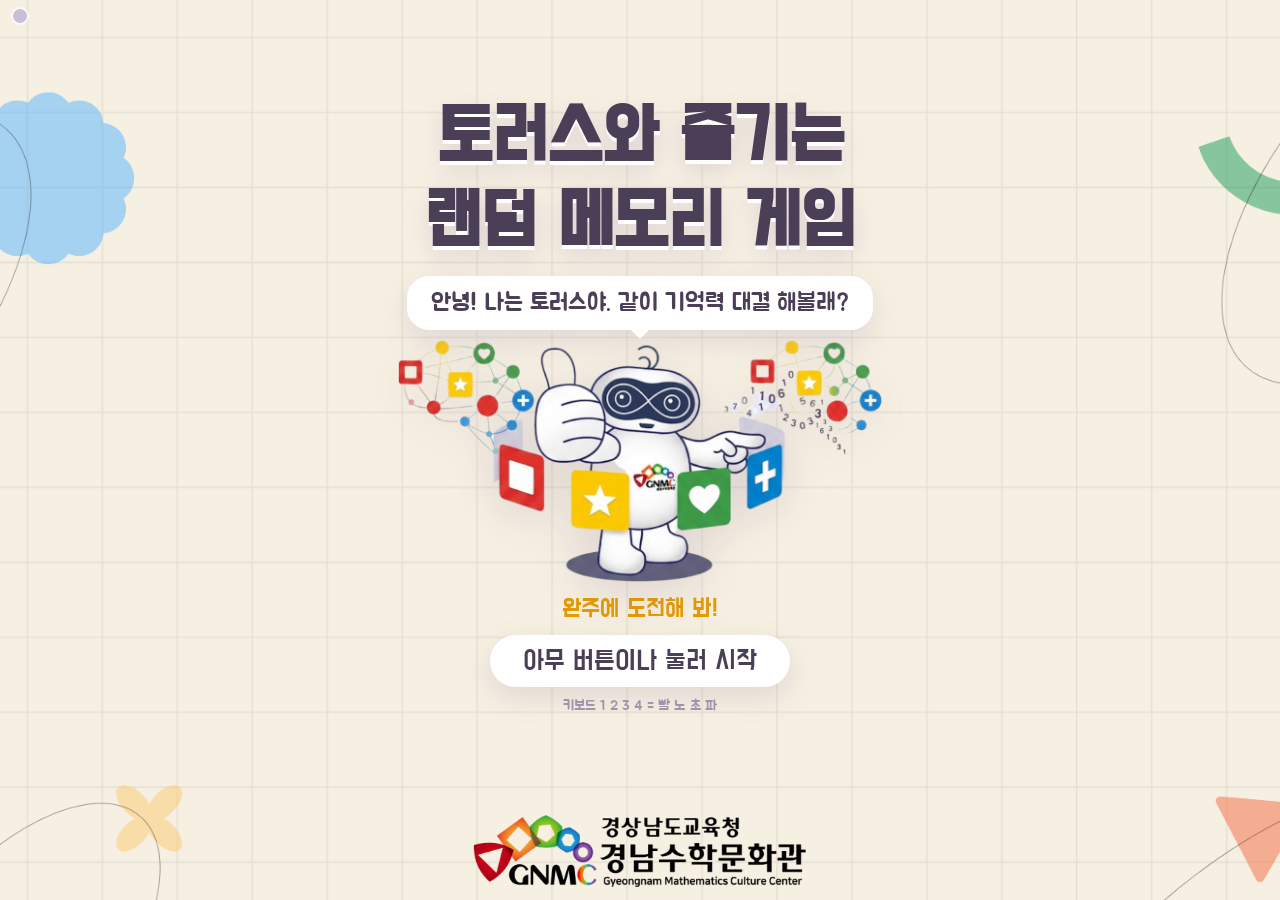
<file: index.html>
<!DOCTYPE html>
<html lang="ko">
<head>
  <meta charset="utf-8">
  <meta name="viewport" content="width=device-width, initial-scale=1, viewport-fit=cover">
  <meta name="color-scheme" content="dark">
  <meta name="description" content="토러스와 즐기는 랜덤 메모리 게임 — 색깔·숫자·모양을 차례로 외우는 4버튼 아케이드 기억력 게임">
  <title>토러스와 즐기는 랜덤 메모리 게임</title>
  <link rel="icon" href="assets/favicon.png" type="image/png">
  <link rel="apple-touch-icon" href="assets/favicon.png">
  <link rel="stylesheet" href="style.css">
</head>
<body>
  <!-- 좌석(책상)이 이 안에 들어간다. 보통은 하나, 실물 키오스크는 좌우 둘.
       좌석마다 씬이 교체되는 자리(.seat-app)와 상주 요소(.seat-overlay)를 갖는다. -->
  <main id="app" aria-live="polite"></main>

  <!-- 좌석과 무관하게 화면 전체에 하나만 있는 것 (버튼 연결 표시등) -->
  <div id="overlay" aria-hidden="true"></div>

  <script type="module" src="js/main.js"></script>
</body>
</html>
</file>
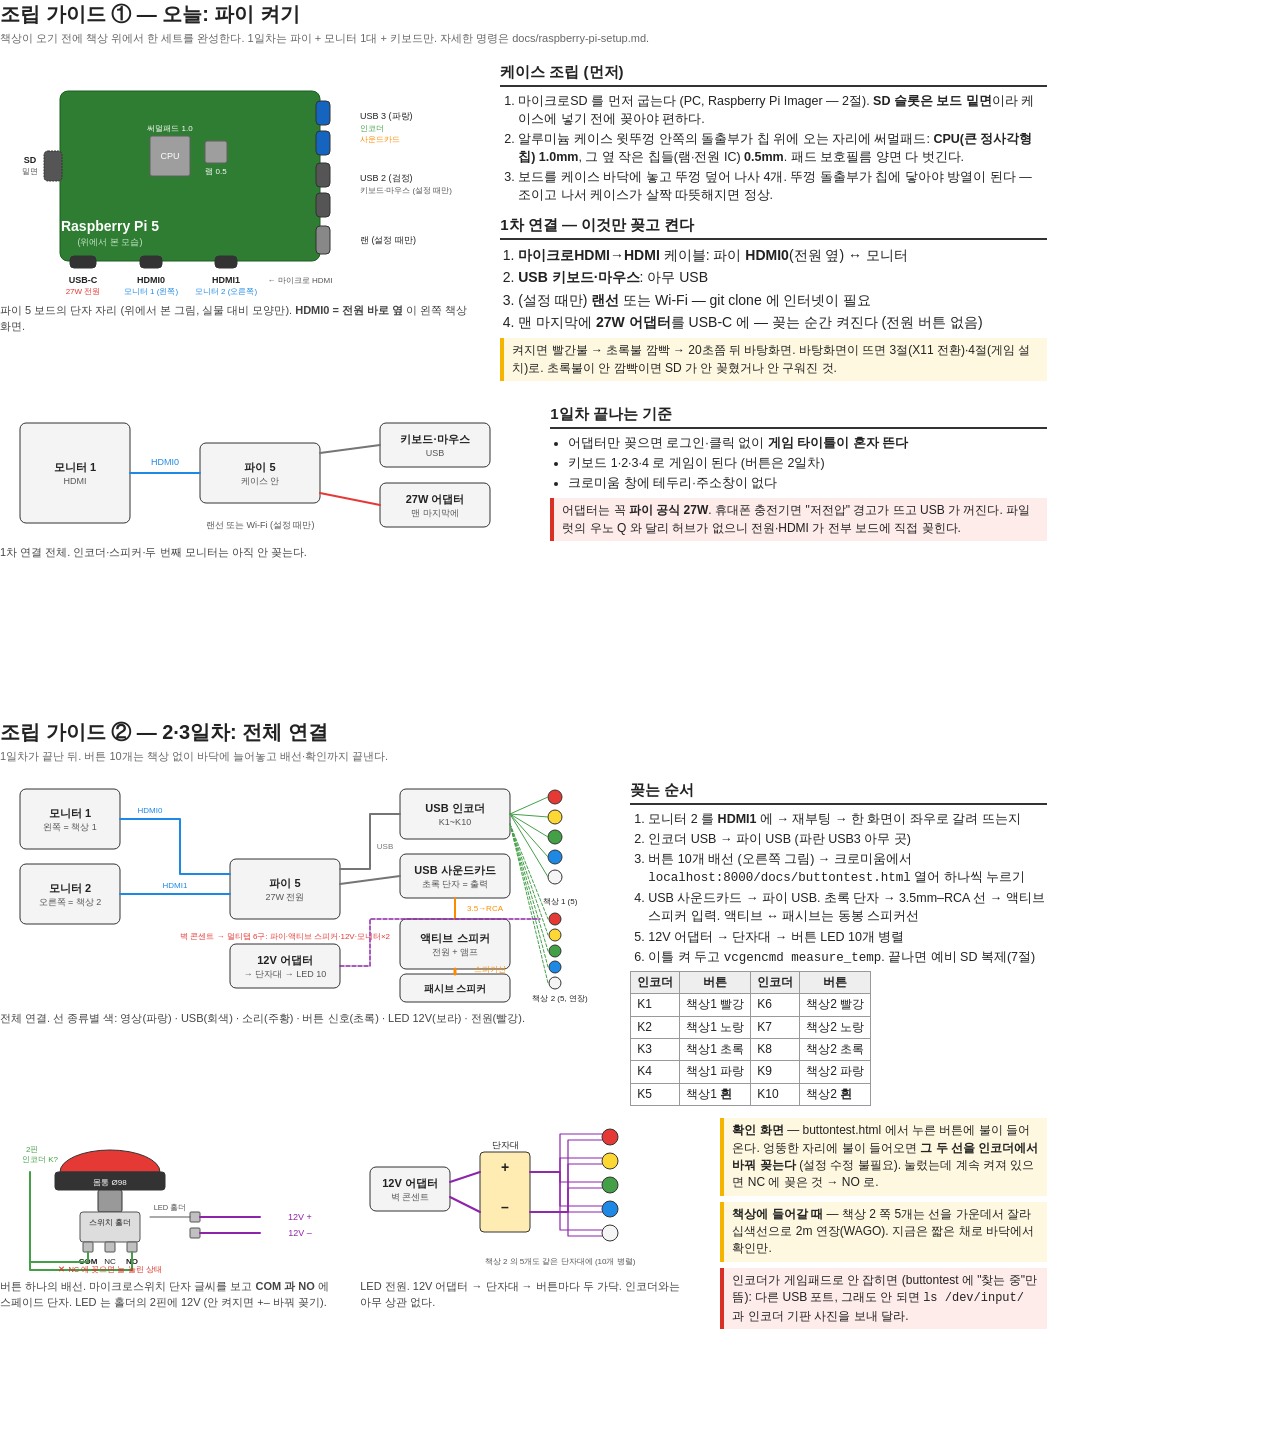
<file: docs/assembly.html>
<!DOCTYPE html>
<html lang="ko">
<head>
<meta charset="utf-8">
<title>조립 가이드 — 파이 5 게임기 (책상 오기 전 벤치 조립)</title>
<style>
  @page { size: A4 landscape; margin: 10mm; }
  * { box-sizing: border-box; }
  body { font-family: 'Malgun Gothic', 'Apple SD Gothic Neo', 'Noto Sans KR', sans-serif; color: #222; margin: 0; font-size: 12.5px; line-height: 1.45; }
  .page { width: 277mm; height: 190mm; page-break-after: always; overflow: hidden; }
  .page:last-child { page-break-after: auto; }
  h1 { font-size: 20px; margin: 0 0 2px; }
  h2 { font-size: 15px; margin: 10px 0 5px; padding-bottom: 2px; border-bottom: 2px solid #333; }
  .sub { color: #666; font-size: 11px; margin-bottom: 4px; }
  .row { display: flex; gap: 8mm; align-items: flex-start; }
  .col { flex: 1; }
  figure { margin: 0; flex: none; }
  figure svg + figcaption { max-width: 100%; }
  figcaption { font-size: 11px; color: #444; margin-top: 2px; }
  svg { display: block; }
  ol, ul { margin: 4px 0 4px 18px; padding: 0; }
  li { margin: 2px 0; }
  .note { background: #fff8e1; border-left: 4px solid #f4b400; padding: 4px 8px; margin: 6px 0; font-size: 12px; }
  .warn { background: #fdecea; border-left: 4px solid #d93025; padding: 4px 8px; margin: 6px 0; font-size: 12px; }
  .big { font-size: 14px; }
  table { border-collapse: collapse; font-size: 12px; }
  th, td { border: 1px solid #999; padding: 2px 6px; }
  th { background: #eee; }
</style>
</head>
<body>

<div class="page">
  <h1>조립 가이드 ① — 오늘: 파이 켜기</h1>
  <div class="sub">책상이 오기 전에 책상 위에서 한 세트를 완성한다. 1일차는 파이 + 모니터 1대 + 키보드만. 자세한 명령은 docs/raspberry-pi-setup.md.</div>

  <div class="row">
    <figure style="width:470px"><svg id="pi" width="470" height="250"></svg><figcaption>파이 5 보드의 단자 자리 (위에서 본 그림, 실물 대비 모양만). <b>HDMI0 = 전원 바로 옆</b> 이 왼쪽 책상 화면.</figcaption></figure>
    <div class="col">
      <h2>케이스 조립 (먼저)</h2>
      <ol>
        <li>마이크로SD 를 먼저 굽는다 (PC, Raspberry Pi Imager — 2절). <b>SD 슬롯은 보드 밑면</b>이라 케이스에 넣기 전에 꽂아야 편하다.</li>
        <li>알루미늄 케이스 윗뚜껑 안쪽의 돌출부가 칩 위에 오는 자리에 써멀패드: <b>CPU(큰 정사각형 칩) 1.0mm</b>, 그 옆 작은 칩들(램·전원 IC) <b>0.5mm</b>. 패드 보호필름 양면 다 벗긴다.</li>
        <li>보드를 케이스 바닥에 놓고 뚜껑 덮어 나사 4개. 뚜껑 돌출부가 칩에 닿아야 방열이 된다 — 조이고 나서 케이스가 살짝 따뜻해지면 정상.</li>
      </ol>
      <h2>1차 연결 — 이것만 꽂고 켠다</h2>
      <ol class="big">
        <li><b>마이크로HDMI→HDMI</b> 케이블: 파이 <b>HDMI0</b>(전원 옆) ↔ 모니터</li>
        <li><b>USB 키보드·마우스</b>: 아무 USB</li>
        <li>(설정 때만) <b>랜선</b> 또는 Wi-Fi — git clone 에 인터넷이 필요</li>
        <li>맨 마지막에 <b>27W 어댑터</b>를 USB-C 에 — 꽂는 순간 켜진다 (전원 버튼 없음)</li>
      </ol>
      <div class="note">켜지면 빨간불 → 초록불 깜빡 → 20초쯤 뒤 바탕화면. 바탕화면이 뜨면 3절(X11 전환)·4절(게임 설치)로. 초록불이 안 깜빡이면 SD 가 안 꽂혔거나 안 구워진 것.</div>
    </div>
  </div>

  <div class="row" style="margin-top:6px">
    <figure style="width:520px"><svg id="first" width="520" height="150"></svg><figcaption>1차 연결 전체. 인코더·스피커·두 번째 모니터는 아직 안 꽂는다.</figcaption></figure>
    <div class="col">
      <h2>1일차 끝나는 기준</h2>
      <ul>
        <li>어댑터만 꽂으면 로그인·클릭 없이 <b>게임 타이틀이 혼자 뜬다</b></li>
        <li>키보드 1·2·3·4 로 게임이 된다 (버튼은 2일차)</li>
        <li>크로미움 창에 테두리·주소창이 없다</li>
      </ul>
      <div class="warn">어댑터는 꼭 <b>파이 공식 27W</b>. 휴대폰 충전기면 "저전압" 경고가 뜨고 USB 가 꺼진다. 파일럿의 우노 Q 와 달리 허브가 없으니 전원·HDMI 가 전부 보드에 직접 꽂힌다.</div>
    </div>
  </div>
</div>

<div class="page">
  <h1>조립 가이드 ② — 2·3일차: 전체 연결</h1>
  <div class="sub">1일차가 끝난 뒤. 버튼 10개는 책상 없이 바닥에 늘어놓고 배선·확인까지 끝낸다.</div>

  <div class="row">
    <figure style="width:600px"><svg id="all" width="600" height="240"></svg><figcaption>전체 연결. 선 종류별 색: 영상(파랑) · USB(회색) · 소리(주황) · 버튼 신호(초록) · LED 12V(보라) · 전원(빨강).</figcaption></figure>
    <div class="col">
      <h2>꽂는 순서</h2>
      <ol>
        <li>모니터 2 를 <b>HDMI1</b> 에 → 재부팅 → 한 화면이 좌우로 갈려 뜨는지</li>
        <li>인코더 USB → 파이 USB (파란 USB3 아무 곳)</li>
        <li>버튼 10개 배선 (오른쪽 그림) → 크로미움에서 <code>localhost:8000/docs/buttontest.html</code> 열어 하나씩 누르기</li>
        <li>USB 사운드카드 → 파이 USB. 초록 단자 → 3.5mm–RCA 선 → 액티브 스피커 입력. 액티브 ↔ 패시브는 동봉 스피커선</li>
        <li>12V 어댑터 → 단자대 → 버튼 LED 10개 병렬</li>
        <li>이틀 켜 두고 <code>vcgencmd measure_temp</code>. 끝나면 예비 SD 복제(7절)</li>
      </ol>
      <table>
        <tr><th>인코더</th><th>버튼</th><th>인코더</th><th>버튼</th></tr>
        <tr><td>K1</td><td>책상1 빨강</td><td>K6</td><td>책상2 빨강</td></tr>
        <tr><td>K2</td><td>책상1 노랑</td><td>K7</td><td>책상2 노랑</td></tr>
        <tr><td>K3</td><td>책상1 초록</td><td>K8</td><td>책상2 초록</td></tr>
        <tr><td>K4</td><td>책상1 파랑</td><td>K9</td><td>책상2 파랑</td></tr>
        <tr><td>K5</td><td>책상1 <b>흰</b></td><td>K10</td><td>책상2 <b>흰</b></td></tr>
      </table>
    </div>
  </div>

  <div class="row" style="margin-top:6px">
    <figure style="width:330px"><svg id="sw" width="330" height="165"></svg><figcaption>버튼 하나의 배선. 마이크로스위치 단자 글씨를 보고 <b>COM 과 NO</b> 에 스페이드 단자. LED 는 홀더의 2핀에 12V (안 켜지면 +– 바꿔 꽂기).</figcaption></figure>
    <figure style="width:330px"><svg id="led" width="330" height="165"></svg><figcaption>LED 전원. 12V 어댑터 → 단자대 → 버튼마다 두 가닥. 인코더와는 아무 상관 없다.</figcaption></figure>
    <div class="col">
      <div class="note"><b>확인 화면</b> — buttontest.html 에서 누른 버튼에 불이 들어온다. 엉뚱한 자리에 불이 들어오면 <b>그 두 선을 인코더에서 바꿔 꽂는다</b> (설정 수정 불필요). 눌렀는데 계속 켜져 있으면 NC 에 꽂은 것 → NO 로.</div>
      <div class="note"><b>책상에 들어갈 때</b> — 책상 2 쪽 5개는 선을 가운데서 잘라 십색선으로 2m 연장(WAGO). 지금은 짧은 채로 바닥에서 확인만.</div>
      <div class="warn">인코더가 게임패드로 안 잡히면 (buttontest 에 "찾는 중"만 뜸): 다른 USB 포트, 그래도 안 되면 <code>ls /dev/input/</code> 과 인코더 기판 사진을 보내 달라.</div>
    </div>
  </div>
</div>

<script>
(() => {
  const NS = 'http://www.w3.org/2000/svg';
  const mk = (tag, attrs, parent) => { const n = document.createElementNS(NS, tag); for (const [k, v] of Object.entries(attrs)) n.setAttribute(k, v); parent.append(n); return n; };
  const T = (s, x, y, t, o = {}) => { const n = mk('text', { x, y, 'font-size': o.size ?? 10, 'text-anchor': o.anchor ?? 'middle', fill: o.fill ?? '#222', 'font-family': 'Malgun Gothic, sans-serif', 'font-weight': o.bold ? 'bold' : 'normal' }, s); n.textContent = t; return n; };
  const R = (s, x, y, w, h, o = {}) => mk('rect', { x, y, width: w, height: h, rx: o.rx ?? 4, fill: o.fill ?? '#fff', stroke: o.stroke ?? '#333', 'stroke-width': o.sw ?? 1, ...(o.dash ? { 'stroke-dasharray': o.dash } : {}) }, s);
  const L = (s, pts, o = {}) => mk('path', { d: pts.map((p, i) => (i ? 'L' : 'M') + p[0] + ' ' + p[1]).join(' '), fill: 'none', stroke: o.stroke ?? '#333', 'stroke-width': o.sw ?? 2, 'stroke-linejoin': 'round', 'stroke-linecap': 'round', ...(o.dash ? { 'stroke-dasharray': o.dash } : {}) }, s);
  const box = (s, x, y, w, h, label, sub, o = {}) => { R(s, x, y, w, h, { fill: o.fill ?? '#f4f4f4', stroke: o.stroke ?? '#333', rx: 6 }); T(s, x + w / 2, y + h / 2 + (sub ? -2 : 4), label, { size: o.size ?? 11, bold: true }); if (sub) T(s, x + w / 2, y + h / 2 + 11, sub, { size: 9, fill: '#555' }); };
  const C = { video: '#1e88e5', usb: '#757575', audio: '#fb8c00', btn: '#43a047', led: '#8e24aa', pwr: '#e53935' };

  /* ---- 파이 5 단자 자리 ---- */
  {
    const s = document.getElementById('pi');
    R(s, 60, 40, 260, 170, { fill: '#2e7d32', stroke: '#1b5e20', rx: 8 });
    T(s, 110, 180, 'Raspberry Pi 5', { size: 14, fill: '#fff', bold: true });
    T(s, 110, 194, '(위에서 본 모습)', { size: 9, fill: '#c8e6c9' });
    R(s, 150, 85, 40, 40, { fill: '#9e9e9e', stroke: '#616161', rx: 2 }); T(s, 170, 108, 'CPU', { size: 9, fill: '#fff' });
    T(s, 170, 80, '써멀패드 1.0', { size: 8, fill: '#fff' });
    R(s, 205, 90, 22, 22, { fill: '#9e9e9e', stroke: '#616161', rx: 2 }); T(s, 216, 123, '램 0.5', { size: 8, fill: '#fff' });
    // 아래 긴 변: USB-C, HDMI0, HDMI1
    R(s, 70, 205, 26, 12, { fill: '#333' }); T(s, 83, 232, 'USB-C', { size: 9, bold: true }); T(s, 83, 243, '27W 전원', { size: 8, fill: C.pwr });
    R(s, 140, 205, 22, 12, { fill: '#333' }); T(s, 151, 232, 'HDMI0', { size: 9, bold: true }); T(s, 151, 243, '모니터 1 (왼쪽)', { size: 8, fill: C.video });
    R(s, 215, 205, 22, 12, { fill: '#333' }); T(s, 226, 232, 'HDMI1', { size: 9, bold: true }); T(s, 226, 243, '모니터 2 (오른쪽)', { size: 8, fill: C.video });
    T(s, 300, 232, '← 마이크로 HDMI', { size: 8, fill: '#555' });
    // 오른쪽 짧은 변: USB×4, LAN
    R(s, 316, 50, 14, 24, { fill: '#1565c0' }); R(s, 316, 80, 14, 24, { fill: '#1565c0' }); T(s, 360, 68, 'USB 3 (파랑)', { size: 9, anchor: 'start' }); T(s, 360, 80, '인코더', { size: 8, anchor: 'start', fill: C.btn }); T(s, 360, 91, '사운드카드', { size: 8, anchor: 'start', fill: C.audio });
    R(s, 316, 112, 14, 24, { fill: '#555' }); R(s, 316, 142, 14, 24, { fill: '#555' }); T(s, 360, 130, 'USB 2 (검정)', { size: 9, anchor: 'start' }); T(s, 360, 142, '키보드·마우스 (설정 때만)', { size: 8, anchor: 'start', fill: '#555' });
    R(s, 316, 175, 14, 28, { fill: '#888' }); T(s, 360, 192, '랜 (설정 때만)', { size: 9, anchor: 'start' });
    // 왼쪽: SD
    R(s, 44, 100, 18, 30, { fill: '#555', dash: '2 1' }); T(s, 30, 112, 'SD', { size: 9, bold: true }); T(s, 30, 123, '밑면', { size: 8, fill: '#555' });
  }

  /* ---- 1차 연결 ---- */
  {
    const s = document.getElementById('first');
    box(s, 200, 50, 120, 60, '파이 5', '케이스 안');
    box(s, 20, 30, 110, 100, '모니터 1', 'HDMI');
    L(s, [[130, 80], [200, 80]], { stroke: C.video }); T(s, 165, 72, 'HDMI0', { size: 9, fill: C.video });
    box(s, 380, 30, 110, 44, '키보드·마우스', 'USB');
    L(s, [[380, 52], [320, 60]], { stroke: C.usb });
    box(s, 380, 90, 110, 44, '27W 어댑터', '맨 마지막에');
    L(s, [[380, 112], [320, 100]], { stroke: C.pwr });
    T(s, 260, 135, '랜선 또는 Wi-Fi (설정 때만)', { size: 9, fill: '#555' });
  }

  /* ---- 전체 연결 ---- */
  {
    const s = document.getElementById('all');
    box(s, 230, 90, 110, 60, '파이 5', '27W 전원');
    box(s, 20, 20, 100, 60, '모니터 1', '왼쪽 = 책상 1'); box(s, 20, 95, 100, 60, '모니터 2', '오른쪽 = 책상 2');
    L(s, [[120, 50], [180, 50], [180, 105], [230, 105]], { stroke: C.video }); T(s, 150, 44, 'HDMI0', { size: 8, fill: C.video });
    L(s, [[120, 125], [230, 125]], { stroke: C.video }); T(s, 175, 119, 'HDMI1', { size: 8, fill: C.video });
    box(s, 400, 20, 110, 50, 'USB 인코더', 'K1~K10');
    L(s, [[400, 45], [370, 45], [370, 100], [340, 100]], { stroke: C.usb }); T(s, 385, 80, 'USB', { size: 8, fill: C.usb });
    box(s, 400, 85, 110, 44, 'USB 사운드카드', '초록 단자 = 출력');
    L(s, [[400, 107], [340, 115]], { stroke: C.usb });
    box(s, 400, 150, 110, 50, '액티브 스피커', '전원 + 앰프'); box(s, 400, 205, 110, 28, '패시브 스피커', null, { size: 10 });
    L(s, [[455, 129], [455, 150]], { stroke: C.audio }); T(s, 485, 142, '3.5→RCA', { size: 8, fill: C.audio });
    L(s, [[455, 200], [455, 205]], { stroke: C.audio, sw: 3 }); T(s, 490, 203, '스피커선', { size: 8, fill: C.audio });
    // 버튼
    for (let i = 0; i < 5; i++) { mk('circle', { cx: 540 + i * 0, cy: 0, r: 0 }, s); }
    const cols = ['#e53935', '#fdd835', '#43a047', '#1e88e5', '#f5f5f5'];
    cols.forEach((c, i) => { mk('circle', { cx: 555, cy: 28 + i * 20, r: 7, fill: c, stroke: '#333' }, s); L(s, [[510, 45], [548, 28 + i * 20]], { stroke: C.btn, sw: 1 }); });
    T(s, 560, 135, '책상 1 (5)', { size: 8 });
    cols.forEach((c, i) => { mk('circle', { cx: 555, cy: 150 + i * 16, r: 6, fill: c, stroke: '#333' }, s); L(s, [[510, 55], [548, 150 + i * 16]], { stroke: C.btn, sw: 1, dash: '3 2' }); });
    T(s, 560, 232, '책상 2 (5, 연장)', { size: 8 });
    // LED
    box(s, 230, 175, 110, 44, '12V 어댑터', '→ 단자대 → LED 10');
    L(s, [[340, 197], [370, 197], [370, 150], [540, 150]], { stroke: C.led, sw: 1.5, dash: '4 2' });
    // 전원
    T(s, 285, 170, '벽 콘센트 → 멀티탭 6구: 파이·액티브 스피커·12V·모니터×2', { size: 8, fill: C.pwr });
  }

  /* ---- 버튼 하나 배선 ---- */
  {
    const s = document.getElementById('sw');
    mk('path', { d: 'M 60 60 a 50 22 0 0 1 100 0 z', fill: '#e53935', stroke: '#333' }, s);
    R(s, 55, 60, 110, 18, { fill: '#333', rx: 3 }); T(s, 110, 73, '몸통 Ø98', { size: 8, fill: '#fff' });
    R(s, 98, 78, 24, 22, { fill: '#999', rx: 2 }); T(s, 110, 112, '스템', { size: 8 });
    R(s, 80, 100, 60, 30, { fill: '#ddd', stroke: '#555', rx: 3 }); T(s, 110, 113, '스위치 홀더', { size: 8 });
    // 마이크로스위치 단자
    for (const [x, t] of [[88, 'COM'], [110, 'NC'], [132, 'NO']]) { R(s, x - 5, 130, 10, 10, { fill: '#c0c0c0', stroke: '#555', rx: 1 }); T(s, x, 152, t, { size: 8, bold: t !== 'NC' }); }
    L(s, [[88, 140], [88, 150], [30, 150], [30, 60]], { stroke: C.btn }); L(s, [[132, 140], [132, 158], [30, 158], [30, 62]], { stroke: C.btn });
    T(s, 22, 50, '인코더 K?', { size: 8, fill: C.btn, anchor: 'start' }); T(s, 26, 40, '2핀', { size: 8, fill: C.btn, anchor: 'start' });
    T(s, 110, 160, '✕ NC 에 꽂으면 늘 눌린 상태', { size: 7.5, fill: '#d93025' });
    // LED 핀
    R(s, 190, 100, 10, 10, { fill: '#c0c0c0', stroke: '#555', rx: 1 }); R(s, 190, 116, 10, 10, { fill: '#c0c0c0', stroke: '#555', rx: 1 });
    L(s, [[150, 105], [190, 105]], { stroke: '#555', sw: 1 }); T(s, 170, 98, 'LED 홀더', { size: 7.5, fill: '#555' });
    L(s, [[200, 105], [260, 105]], { stroke: C.led }); L(s, [[200, 121], [260, 121]], { stroke: C.led });
    T(s, 300, 108, '12V +', { size: 9, fill: C.led }); T(s, 300, 124, '12V –', { size: 9, fill: C.led });
  }

  /* ---- LED 전원 ---- */
  {
    const s = document.getElementById('led');
    box(s, 10, 55, 80, 44, '12V 어댑터', '벽 콘센트');
    R(s, 120, 40, 50, 80, { fill: '#ffecb3', stroke: '#333', rx: 4 }); T(s, 145, 36, '단자대', { size: 9 });
    for (let i = 0; i < 2; i++) { T(s, 145, 60 + i * 40, i ? '–' : '+', { size: 14, bold: true }); }
    L(s, [[90, 70], [120, 60]], { stroke: C.led }); L(s, [[90, 85], [120, 100]], { stroke: C.led });
    const cols = ['#e53935', '#fdd835', '#43a047', '#1e88e5', '#f5f5f5'];
    cols.forEach((c, i) => { const y = 25 + i * 24; mk('circle', { cx: 250, cy: y, r: 8, fill: c, stroke: '#333' }, s); L(s, [[170, 60], [200, 60], [200, y - 3], [242, y - 3]], { stroke: C.led, sw: 1.2 }); L(s, [[170, 100], [208, 100], [208, y + 3], [242, y + 3]], { stroke: C.led, sw: 1.2 }); });
    T(s, 200, 152, '책상 2 의 5개도 같은 단자대에 (10개 병렬)', { size: 8, fill: '#555' });
  }
})();
</script>
</body>
</html>
</file>
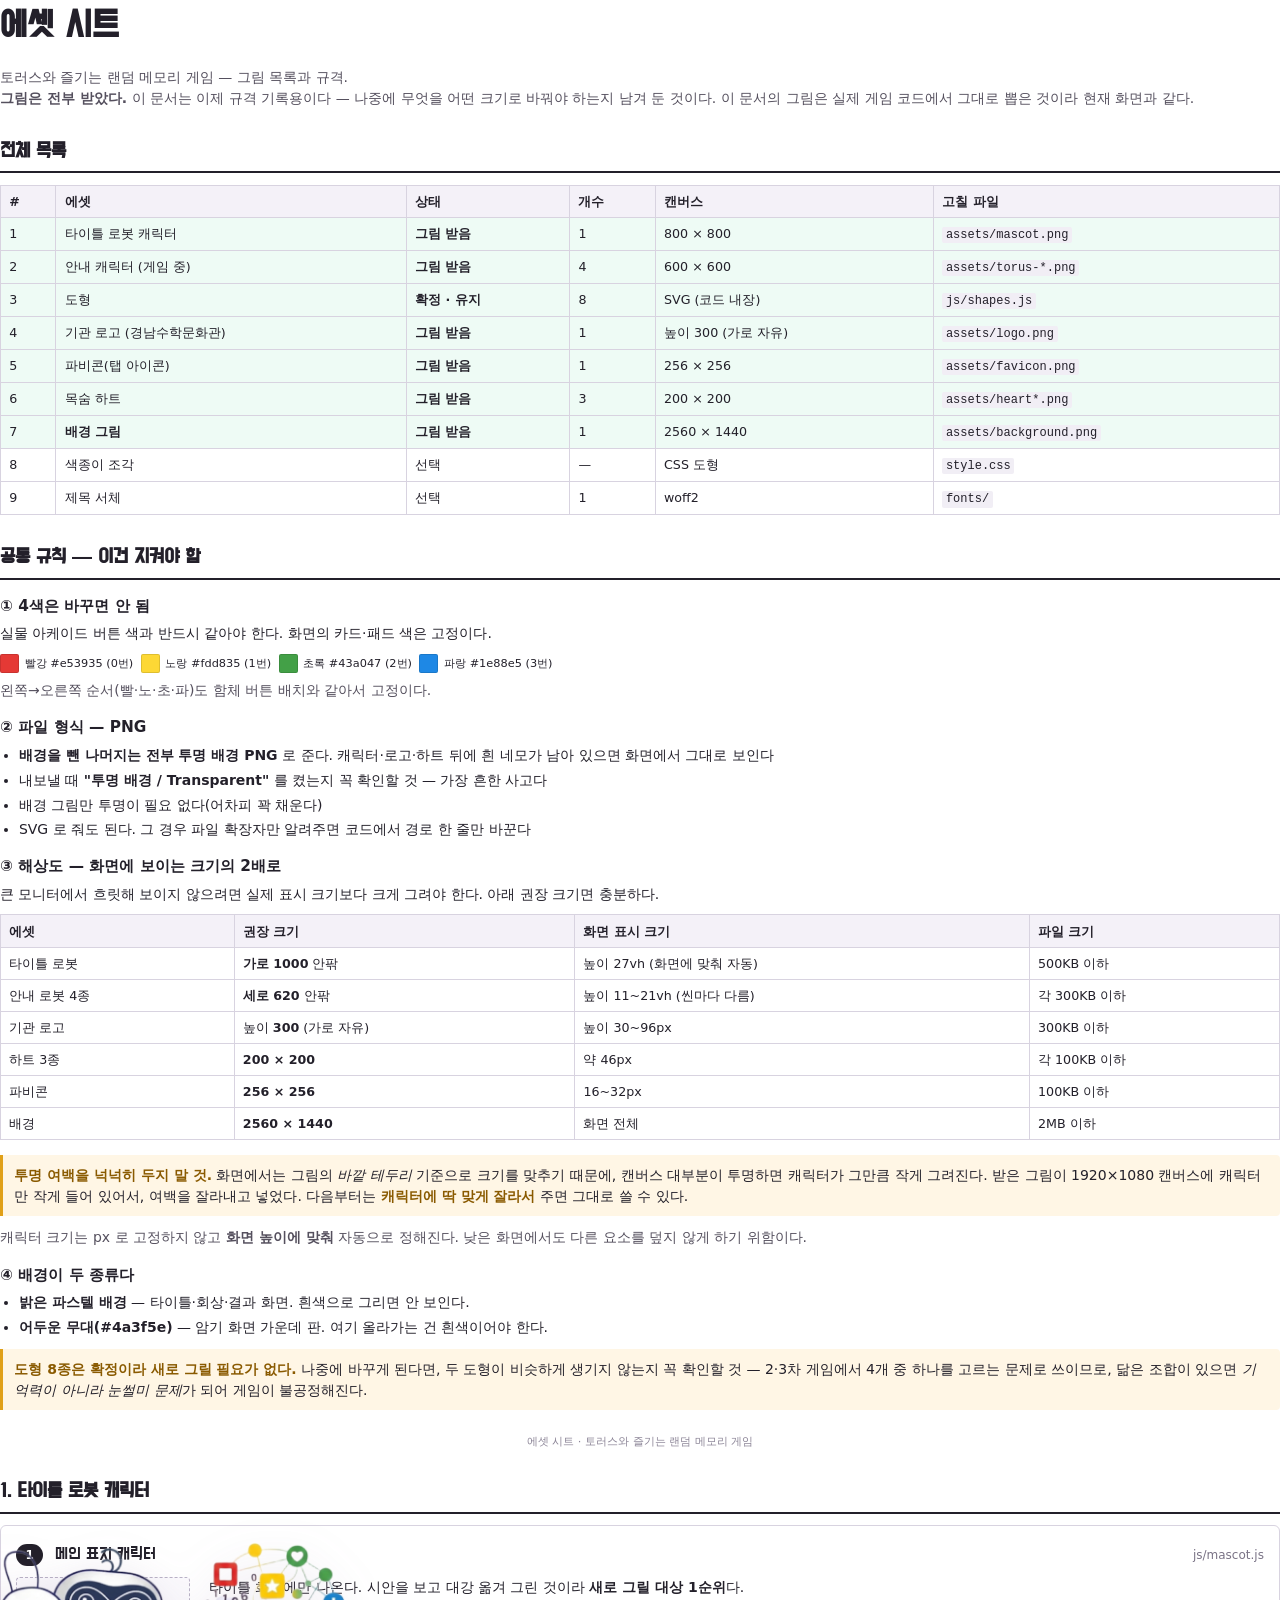
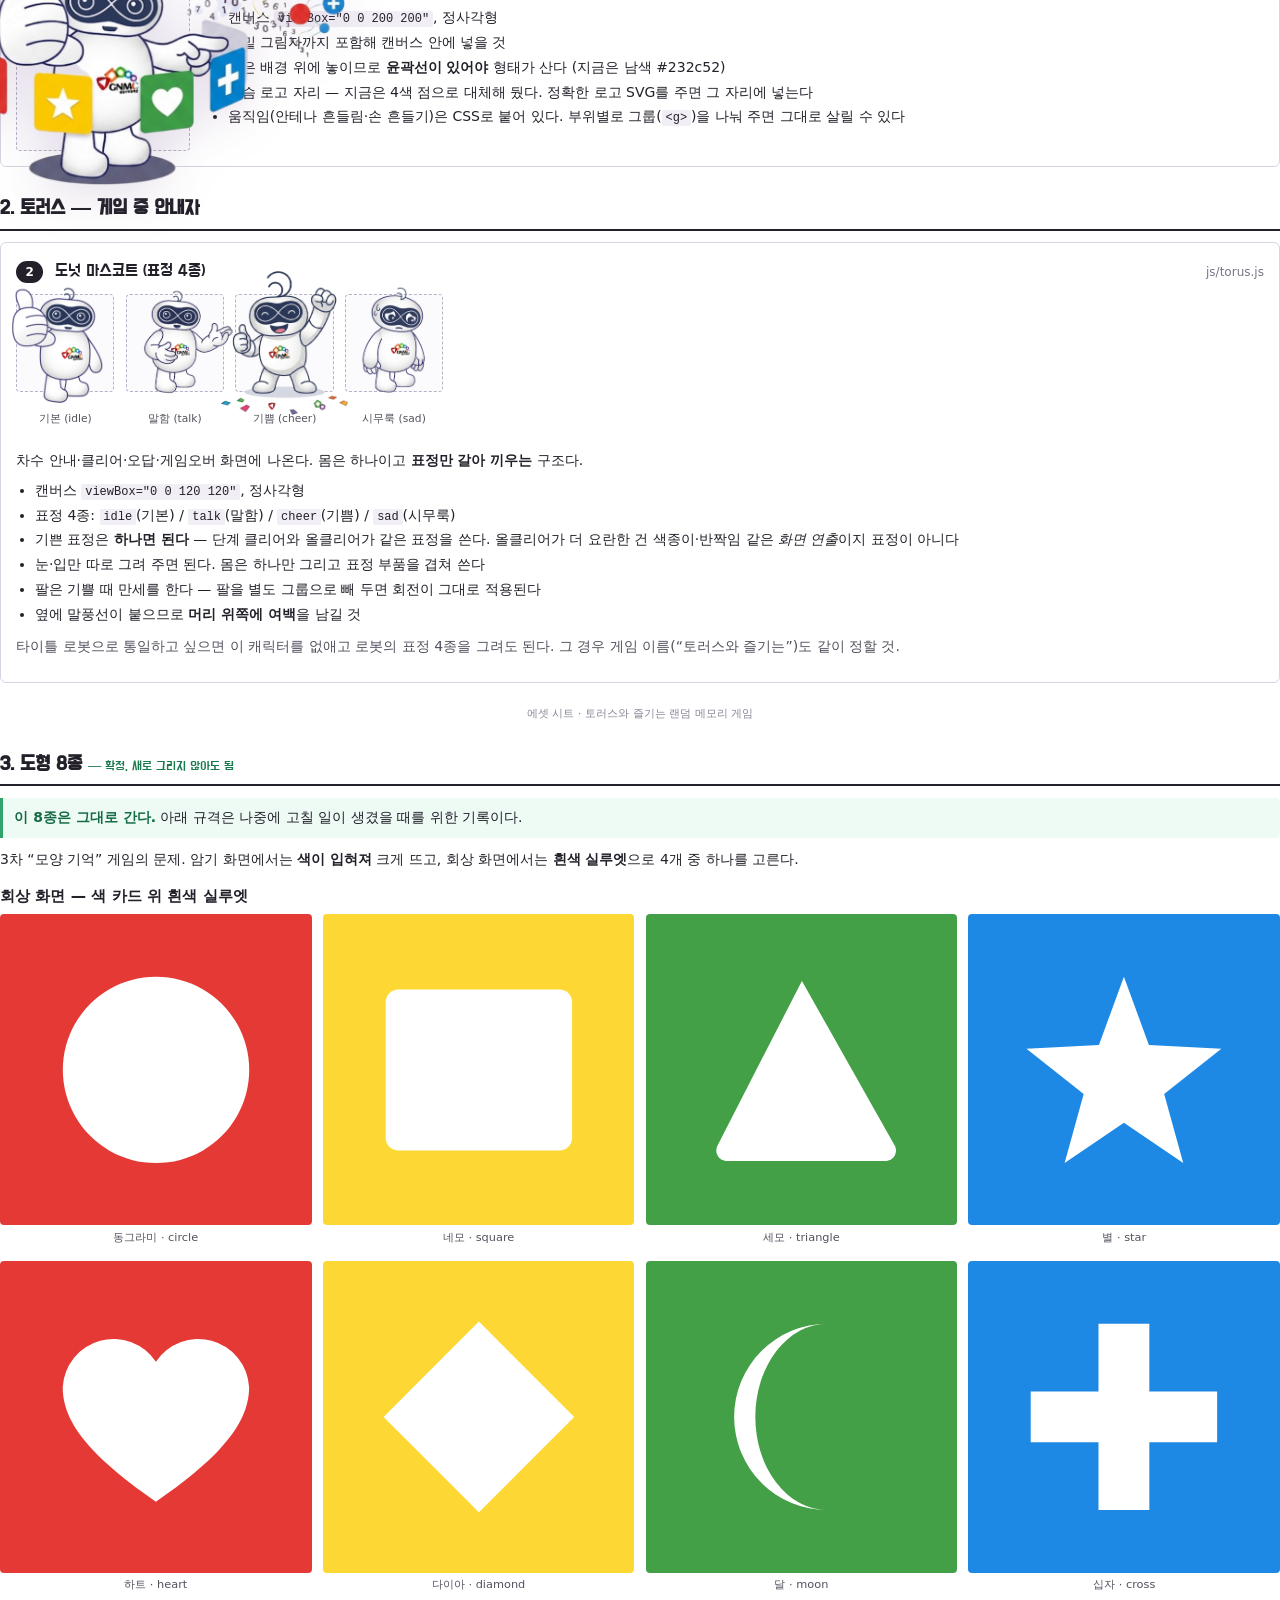
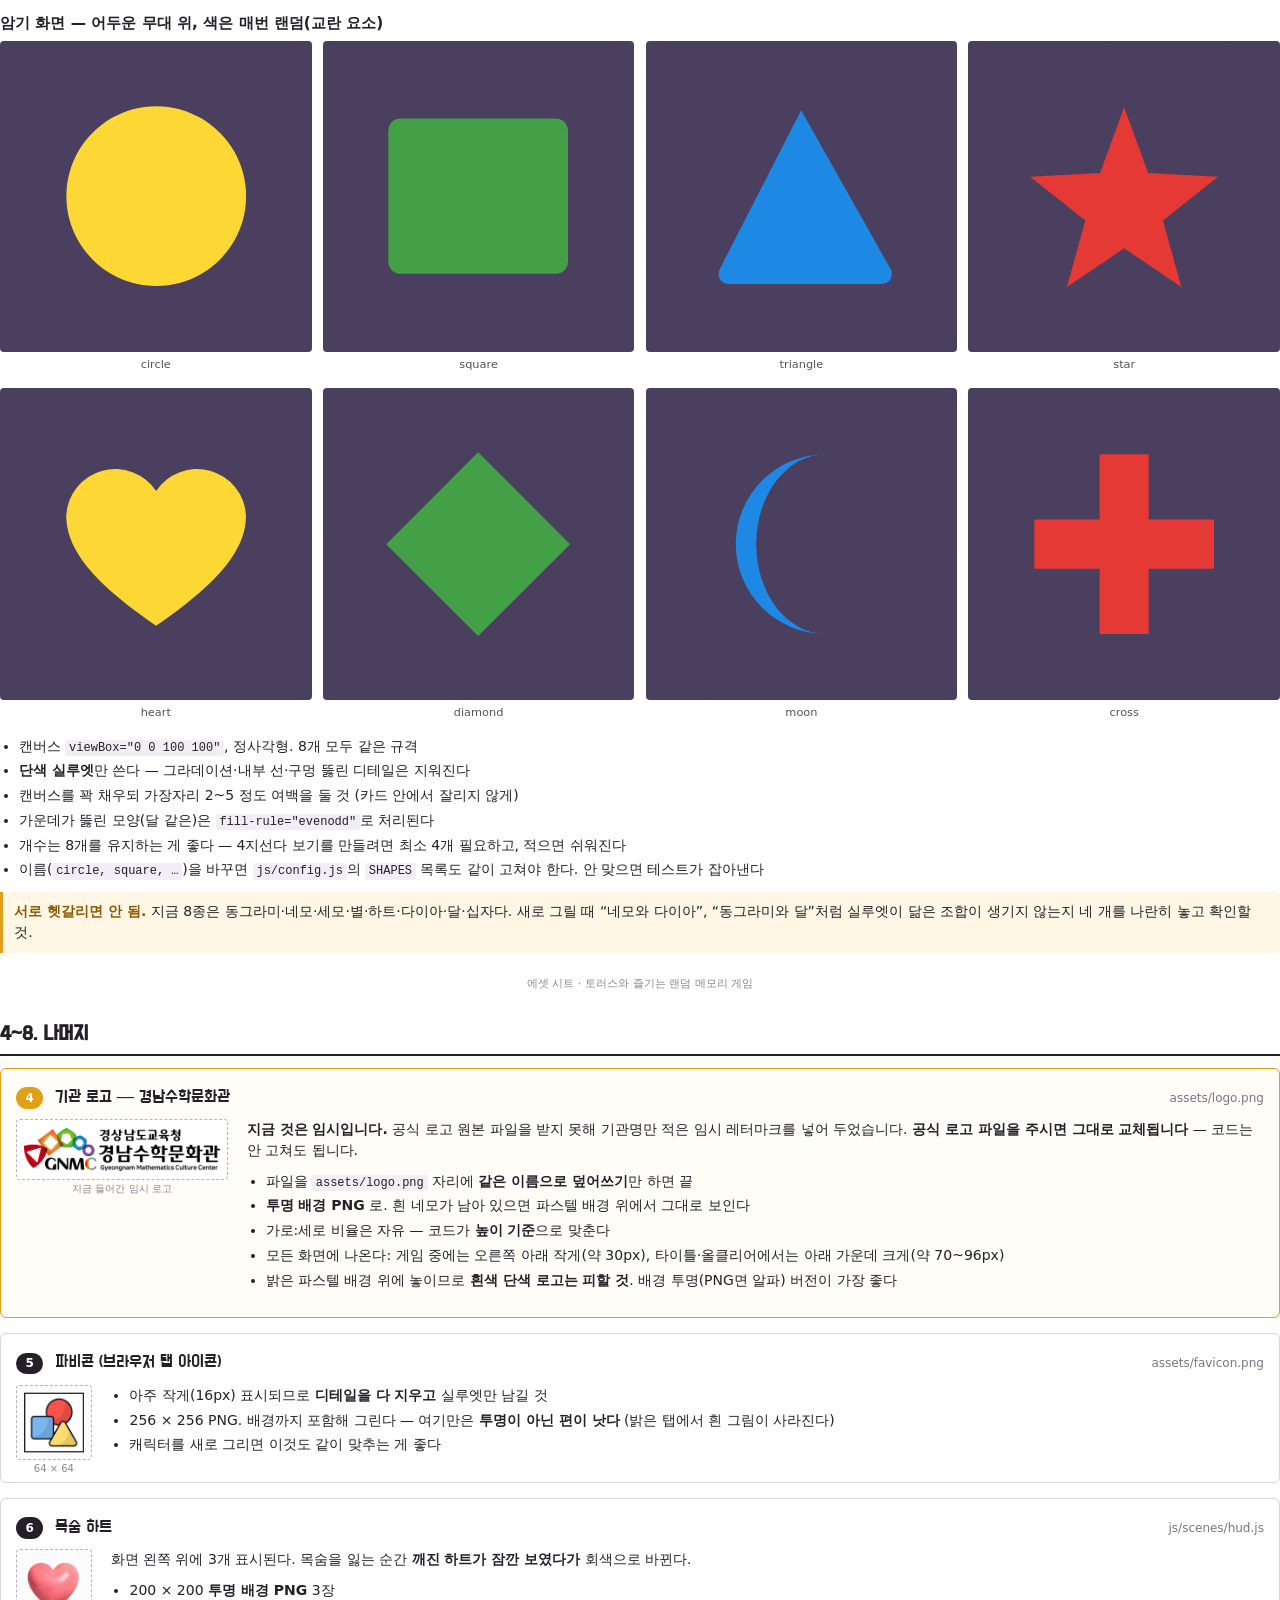
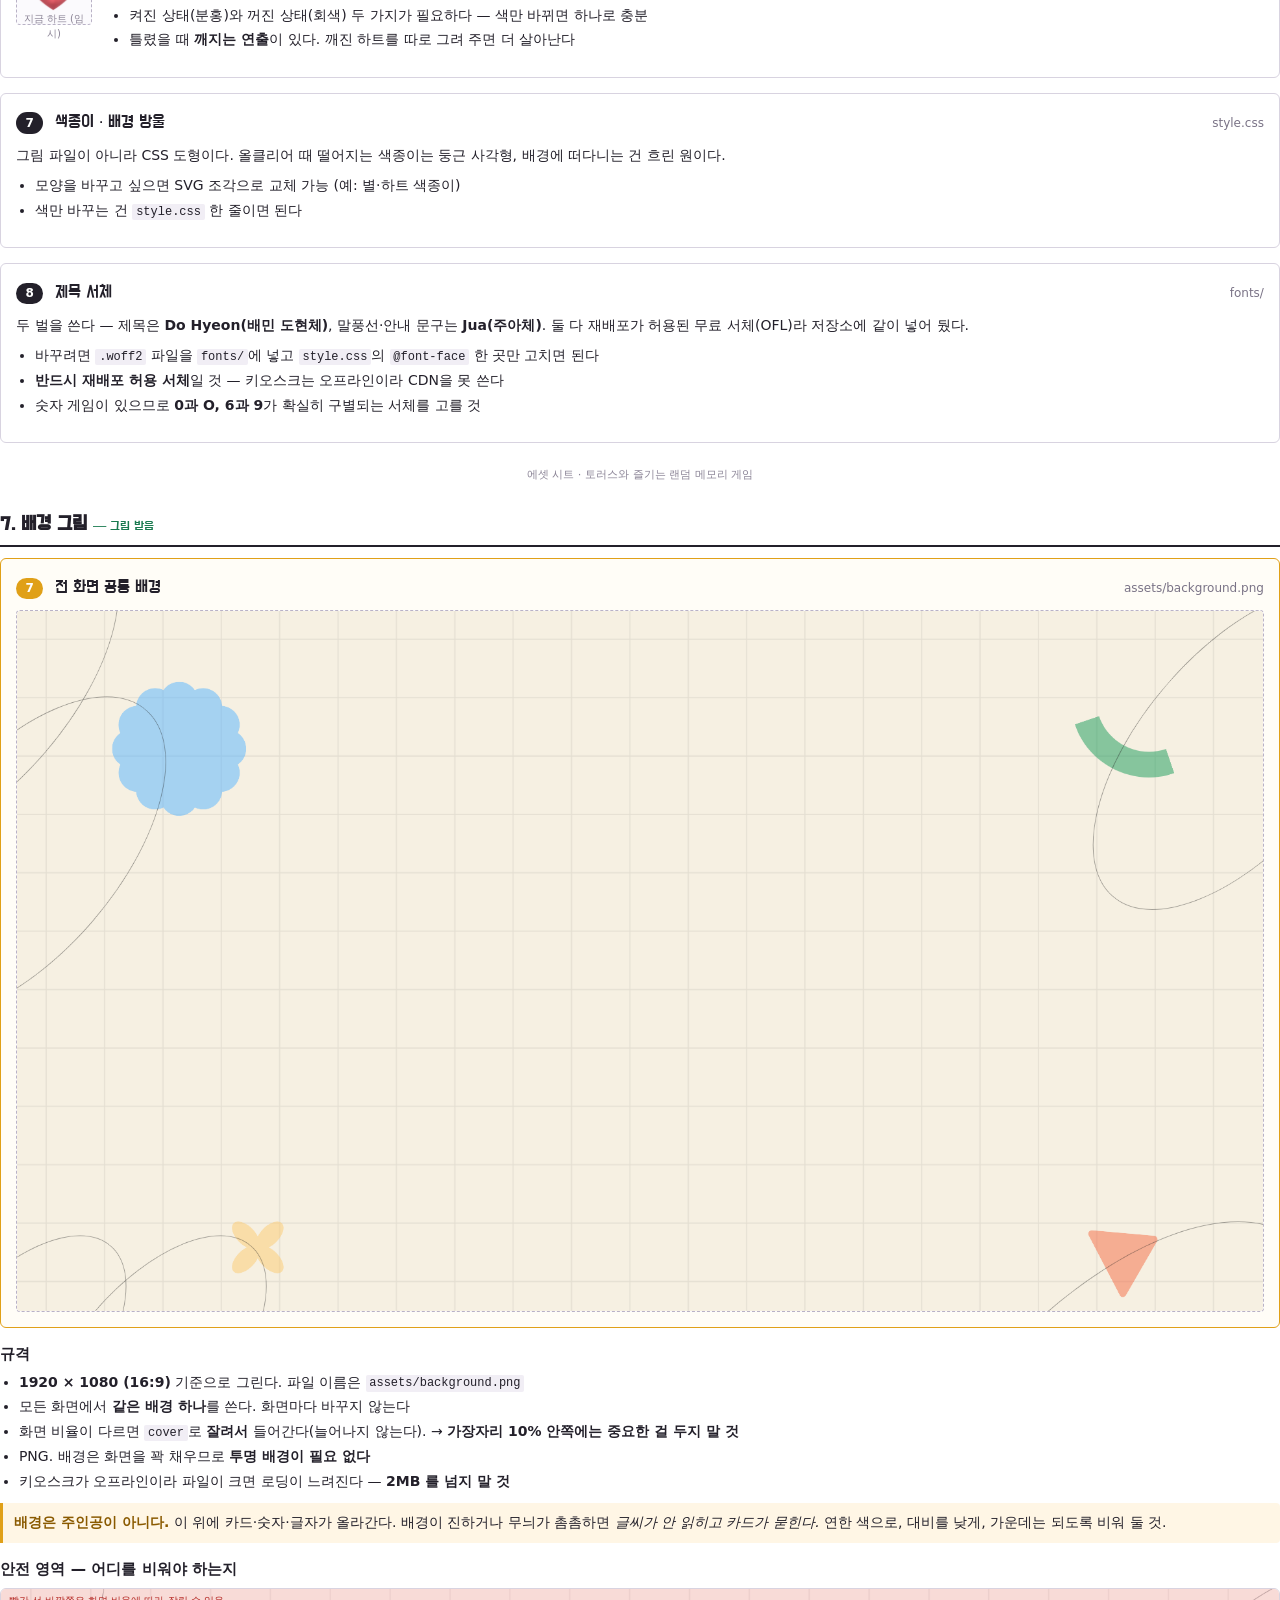
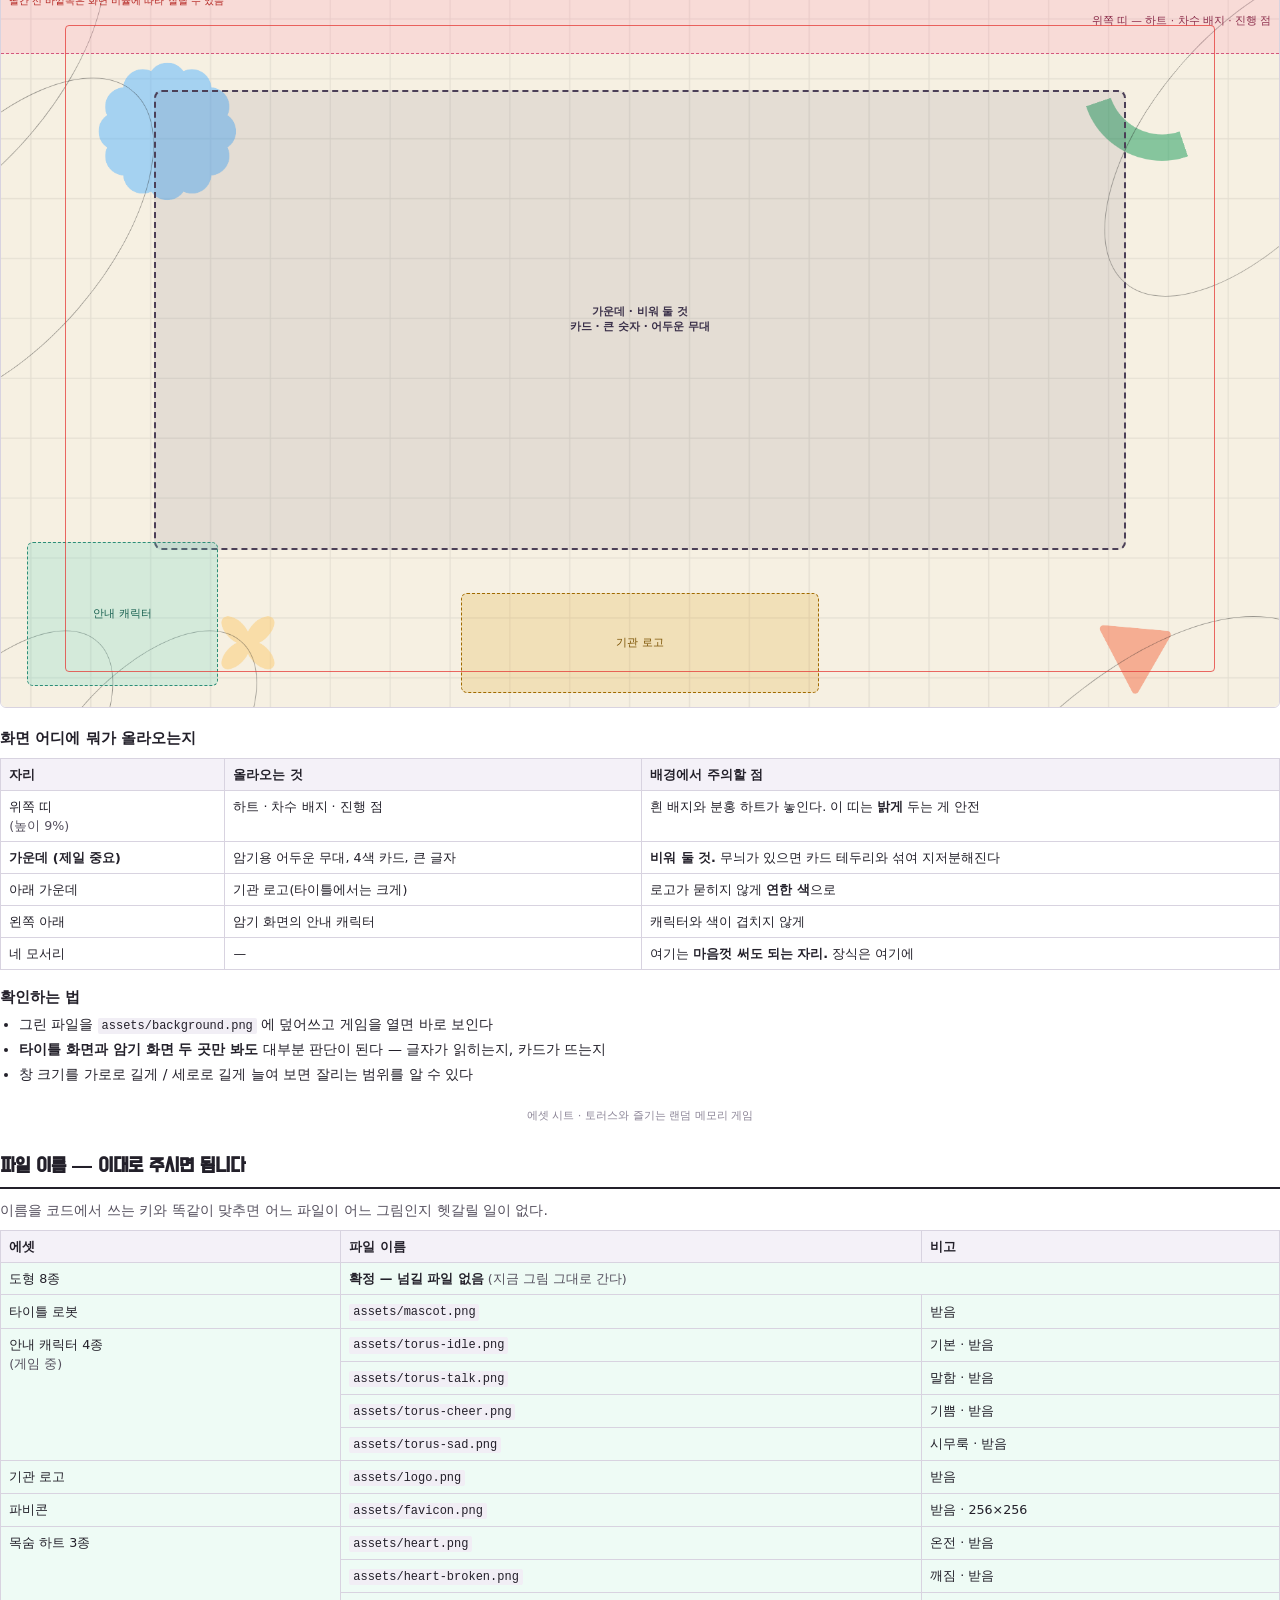
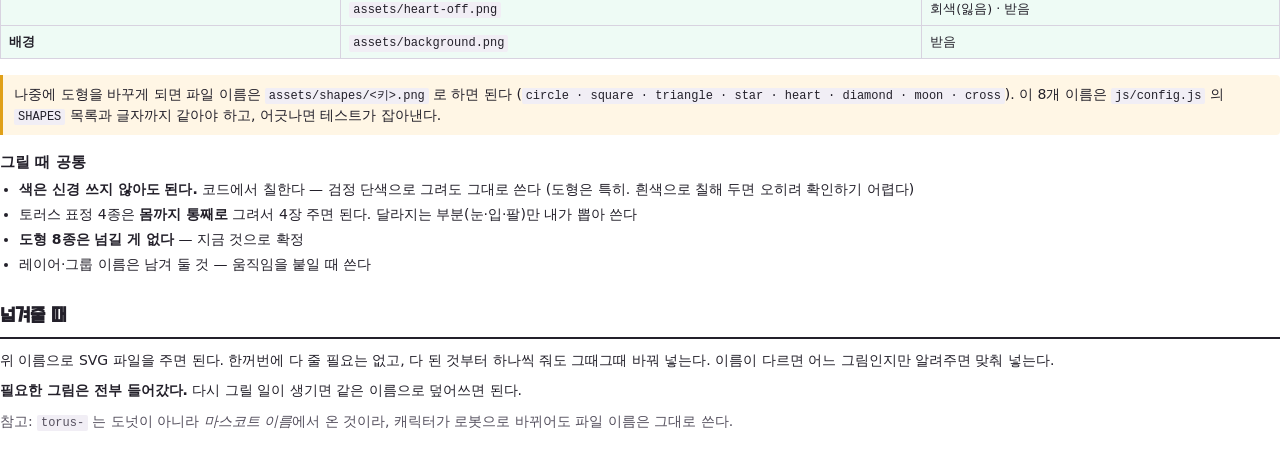
<file: docs/assets.html>
<!DOCTYPE html>
<html lang="ko">
<head>
<meta charset="utf-8">
<title>에셋 시트 — 토러스와 즐기는 랜덤 메모리 게임</title>

<!-- 게임의 실제 스타일을 그대로 불러와, 시트에 찍히는 그림이 게임 화면과 같게 한다 -->
<link rel="stylesheet" href="../style.css">

<style>
  /* style.css 는 키오스크용이라 화면을 꽉 채우고 스크롤을 막는다.
     인쇄용 문서에서는 그 설정을 되돌려야 여러 장으로 나뉜다. */
  html, body {
    height: auto !important;
    overflow: visible !important;
    background: #fff !important;
    cursor: auto !important;
    color: #23202a;
    font-family: system-ui, -apple-system, 'Apple SD Gothic Neo', 'Malgun Gothic', sans-serif;
    font-size: 10.5pt;
    line-height: 1.5;
  }
  body::before, body::after { display: none !important; }

  @page { size: A4; margin: 14mm 13mm; }

  .page { break-after: page; }
  .page:last-child { break-after: auto; }

  h1 { font-family: 'Do Hyeon', sans-serif; font-size: 26pt; margin: 0 0 4mm; }
  h2 {
    font-family: 'Do Hyeon', sans-serif; font-size: 15pt;
    margin: 7mm 0 3mm; padding-bottom: 1.5mm;
    border-bottom: 2px solid #23202a;
  }
  h3 { font-size: 11.5pt; margin: 4mm 0 1.5mm; }
  p  { margin: 0 0 2.5mm; }
  ul { margin: 0 0 3mm; padding-left: 5mm; }
  li { margin-bottom: 1mm; }
  code {
    font-family: ui-monospace, Menlo, Consolas, monospace;
    font-size: 9pt; background: #f1eef5; padding: 0.3mm 1mm; border-radius: 2px;
  }
  .lead { color: #55505e; }
  .warn {
    background: #fff6e5; border-left: 3px solid #e0a018;
    padding: 2.5mm 3mm; margin: 3mm 0; border-radius: 0 4px 4px 0;
  }
  .warn strong { color: #8a5a00; }

  table { width: 100%; border-collapse: collapse; margin: 2mm 0 4mm; font-size: 9.5pt; }
  th, td { border: 1px solid #d8d3e0; padding: 1.6mm 2.2mm; text-align: left; vertical-align: top; }
  th { background: #f4f1f8; font-weight: 600; white-space: nowrap; }

  /* 에셋 한 칸 */
  .asset {
    border: 1px solid #d8d3e0; border-radius: 6px;
    padding: 4mm; margin-bottom: 4mm; break-inside: avoid;
  }
  .asset-head { display: flex; align-items: baseline; gap: 3mm; margin-bottom: 2.5mm; }
  .asset-no {
    background: #23202a; color: #fff; border-radius: 999px;
    padding: 0.5mm 2.5mm; font-size: 9pt; font-weight: 700;
  }
  .asset-name { font-family: 'Do Hyeon', sans-serif; font-size: 13pt; }
  .asset-file { color: #7a7386; font-size: 9pt; margin-left: auto; }

  .asset-row { display: flex; gap: 5mm; align-items: flex-start; }
  .asset-art {
    flex: 0 0 auto; display: flex; gap: 3mm; flex-wrap: wrap;
    align-items: flex-end; justify-content: center;
  }
  .asset-spec { flex: 1; min-width: 0; }

  /* 그림을 담는 규격 상자 — 캔버스 비율을 눈으로 확인하라고 테두리를 둔다 */
  .box {
    border: 1px dashed #b9b2c6; border-radius: 4px;
    display: flex; align-items: center; justify-content: center;
    background: #fbfafd; position: relative;
  }
  .box.dark { background: #4a3f5e; border-color: #4a3f5e; }
  .box-cap {
    position: absolute; bottom: -4.5mm; left: 0; right: 0;
    text-align: center; font-size: 7.5pt; color: #8b8496;
  }
  .art-item { display: flex; flex-direction: column; align-items: center; gap: 5mm; }
  .art-label { font-size: 8pt; color: #55505e; }

  .swatches { display: flex; gap: 2mm; flex-wrap: wrap; }
  .sw { display: flex; align-items: center; gap: 1.5mm; font-size: 8.5pt; }
  .sw i { width: 5mm; height: 5mm; border-radius: 2px; display: block; border: 1px solid rgba(0,0,0,.12); }

  .shape-grid { display: grid; grid-template-columns: repeat(4, 1fr); gap: 4mm 3mm; }
  .shape-cell { text-align: center; }
  .shape-cell .box { width: 100%; aspect-ratio: 1; margin-bottom: 1mm; }
  .shape-cell .art-label { font-size: 8.5pt; }

  .torus-row { display: flex; gap: 3mm; }
  .torus-row .art-item .box { width: 26mm; height: 26mm; }

  .footer { margin-top: 6mm; font-size: 8.5pt; color: #8b8496; text-align: center; }


  /* 배경 안전 영역 도해 */
  .safezone {
    position: relative; width: 100%; aspect-ratio: 16/9;
    border: 1px solid #d8d3e0; border-radius: 6px; overflow: hidden;
    margin: 2mm 0 5mm;
  }
  .safezone > img { width: 100%; height: 100%; object-fit: cover; display: block; }
  .sz {
    position: absolute; display: flex; align-items: center; justify-content: center;
    text-align: center; font-size: 8pt; line-height: 1.35;
  }
  .sz span { padding: 1mm 2mm; }
  .sz-hud {
    left: 0; right: 0; top: 0; height: 9%;
    background: rgba(255, 143, 171, 0.22);
    border-bottom: 1.5px dashed #d4587d; color: #8d2f4c;
    justify-content: flex-end;          /* 위쪽 잘림 안내와 겹치지 않게 오른쪽으로 */
  }
  .sz-core {
    left: 12%; right: 12%; top: 14%; bottom: 22%;
    background: rgba(75, 63, 87, 0.1);
    border: 2px dashed #4b3f57; border-radius: 8px; color: #3a3049; font-weight: 700;
  }
  .sz-logo {
    left: 36%; right: 36%; bottom: 2%; height: 14%;
    background: rgba(224, 160, 24, 0.2);
    border: 1.5px dashed #a06a00; border-radius: 6px; color: #7a5100;
  }
  .sz-char {
    left: 2%; bottom: 3%; width: 15%; height: 20%;
    background: rgba(111, 216, 193, 0.25);
    border: 1.5px dashed #2c8d77; border-radius: 6px; color: #175f4f;
  }
  .sz-crop {
    left: 5%; right: 5%; top: 5%; bottom: 5%;
    border: 1.5px solid rgba(229, 57, 53, 0.75); border-radius: 4px;
  }
  .sz-crop-tag {
    position: absolute; left: 2mm; top: 1mm;
    font-size: 7.5pt; color: #b3231f;
  }

  /* 인쇄 시 색이 빠지지 않게 */
  * { -webkit-print-color-adjust: exact; print-color-adjust: exact; }
</style>
</head>
<body>

<!-- ================= 1쪽: 개요 ================= -->
<section class="page">
  <h1>에셋 시트</h1>
  <p class="lead">
    토러스와 즐기는 랜덤 메모리 게임 — 그림 목록과 규격.<br>
    <strong>그림은 전부 받았다.</strong> 이 문서는 이제 규격 기록용이다 —
    나중에 무엇을 어떤 크기로 바꿔야 하는지 남겨 둔 것이다.
    이 문서의 그림은 실제 게임 코드에서 그대로 뽑은 것이라 현재 화면과 같다.
  </p>

  <h2>전체 목록</h2>
  <table>
    <tr><th>#</th><th>에셋</th><th>상태</th><th>개수</th><th>캔버스</th><th>고칠 파일</th></tr>
    <tr style="background:#eefbf5"><td>1</td><td>타이틀 로봇 캐릭터</td><td><strong>그림 받음</strong></td><td>1</td><td>800 × 800</td><td><code>assets/mascot.png</code></td></tr>
    <tr style="background:#eefbf5"><td>2</td><td>안내 캐릭터 (게임 중)</td><td><strong>그림 받음</strong></td><td>4</td><td>600 × 600</td><td><code>assets/torus-*.png</code></td></tr>
    <tr style="background:#eefbf5"><td>3</td><td>도형</td><td><strong>확정 · 유지</strong></td><td>8</td><td>SVG (코드 내장)</td><td><code>js/shapes.js</code></td></tr>
    <tr style="background:#eefbf5"><td>4</td><td>기관 로고 (경남수학문화관)</td><td><strong>그림 받음</strong></td><td>1</td><td>높이 300 (가로 자유)</td><td><code>assets/logo.png</code></td></tr>
    <tr style="background:#eefbf5"><td>5</td><td>파비콘(탭 아이콘)</td><td><strong>그림 받음</strong></td><td>1</td><td>256 × 256</td><td><code>assets/favicon.png</code></td></tr>
    <tr style="background:#eefbf5"><td>6</td><td>목숨 하트</td><td><strong>그림 받음</strong></td><td>3</td><td>200 × 200</td><td><code>assets/heart*.png</code></td></tr>
    <tr style="background:#eefbf5"><td>7</td><td><strong>배경 그림</strong></td><td><strong>그림 받음</strong></td><td>1</td><td>2560 × 1440</td><td><code>assets/background.png</code></td></tr>
    <tr><td>8</td><td>색종이 조각</td><td>선택</td><td>—</td><td>CSS 도형</td><td><code>style.css</code></td></tr>
    <tr><td>9</td><td>제목 서체</td><td>선택</td><td>1</td><td>woff2</td><td><code>fonts/</code></td></tr>
  </table>

  <h2>공통 규칙 — 이건 지켜야 함</h2>

  <h3>① 4색은 바꾸면 안 됨</h3>
  <p>실물 아케이드 버튼 색과 반드시 같아야 한다. 화면의 카드·패드 색은 고정이다.</p>
  <div class="swatches">
    <span class="sw"><i style="background:#e53935"></i> 빨강 #e53935 (0번)</span>
    <span class="sw"><i style="background:#fdd835"></i> 노랑 #fdd835 (1번)</span>
    <span class="sw"><i style="background:#43a047"></i> 초록 #43a047 (2번)</span>
    <span class="sw"><i style="background:#1e88e5"></i> 파랑 #1e88e5 (3번)</span>
  </div>
  <p class="lead" style="margin-top:2mm">
    왼쪽→오른쪽 순서(빨·노·초·파)도 함체 버튼 배치와 같아서 고정이다.
  </p>

  <h3>② 파일 형식 — PNG</h3>
  <ul>
    <li><strong>배경을 뺀 나머지는 전부 투명 배경 PNG</strong> 로 준다.
        캐릭터·로고·하트 뒤에 흰 네모가 남아 있으면 화면에서 그대로 보인다</li>
    <li>내보낼 때 <strong>"투명 배경 / Transparent"</strong> 를 켰는지 꼭 확인할 것 —
        가장 흔한 사고다</li>
    <li>배경 그림만 투명이 필요 없다(어차피 꽉 채운다)</li>
    <li>SVG 로 줘도 된다. 그 경우 파일 확장자만 알려주면 코드에서 경로 한 줄만 바꾼다</li>
  </ul>

  <h3>③ 해상도 — 화면에 보이는 크기의 2배로</h3>
  <p>큰 모니터에서 흐릿해 보이지 않으려면 실제 표시 크기보다 크게 그려야 한다.
     아래 권장 크기면 충분하다.</p>
  <table>
    <tr><th>에셋</th><th>권장 크기</th><th>화면 표시 크기</th><th>파일 크기</th></tr>
    <tr><td>타이틀 로봇</td><td><strong>가로 1000</strong> 안팎</td><td>높이 27vh (화면에 맞춰 자동)</td><td>500KB 이하</td></tr>
    <tr><td>안내 로봇 4종</td><td><strong>세로 620</strong> 안팎</td><td>높이 11~21vh (씬마다 다름)</td><td>각 300KB 이하</td></tr>
    <tr><td>기관 로고</td><td>높이 <strong>300</strong> (가로 자유)</td><td>높이 30~96px</td><td>300KB 이하</td></tr>
    <tr><td>하트 3종</td><td><strong>200 × 200</strong></td><td>약 46px</td><td>각 100KB 이하</td></tr>
    <tr><td>파비콘</td><td><strong>256 × 256</strong></td><td>16~32px</td><td>100KB 이하</td></tr>
    <tr><td>배경</td><td><strong>2560 × 1440</strong></td><td>화면 전체</td><td>2MB 이하</td></tr>
  </table>
  <div class="warn">
    <strong>투명 여백을 넉넉히 두지 말 것.</strong> 화면에서는 그림의 <em>바깥 테두리</em> 기준으로
    크기를 맞추기 때문에, 캔버스 대부분이 투명하면 캐릭터가 그만큼 작게 그려진다.
    받은 그림이 1920×1080 캔버스에 캐릭터만 작게 들어 있어서, 여백을 잘라내고 넣었다.
    다음부터는 <strong>캐릭터에 딱 맞게 잘라서</strong> 주면 그대로 쓸 수 있다.
  </div>
  <p class="lead">캐릭터 크기는 px 로 고정하지 않고 <strong>화면 높이에 맞춰</strong> 자동으로 정해진다.
     낮은 화면에서도 다른 요소를 덮지 않게 하기 위함이다.</p>

  <h3>④ 배경이 두 종류다</h3>
  <ul>
    <li><strong>밝은 파스텔 배경</strong> — 타이틀·회상·결과 화면. 흰색으로 그리면 안 보인다.</li>
    <li><strong>어두운 무대(#4a3f5e)</strong> — 암기 화면 가운데 판. 여기 올라가는 건 흰색이어야 한다.</li>
  </ul>

  <div class="warn">
    <strong>도형 8종은 확정이라 새로 그릴 필요가 없다.</strong>
    나중에 바꾸게 된다면, 두 도형이 비슷하게 생기지 않는지 꼭 확인할 것 —
    2·3차 게임에서 4개 중 하나를 고르는 문제로 쓰이므로, 닮은 조합이 있으면
    <em>기억력이 아니라 눈썰미 문제</em>가 되어 게임이 불공정해진다.
  </div>

  <div class="footer">에셋 시트 · 토러스와 즐기는 랜덤 메모리 게임</div>
</section>

<!-- ================= 2쪽: 캐릭터 ================= -->
<section class="page">
  <h2>1. 타이틀 로봇 캐릭터</h2>
  <div class="asset">
    <div class="asset-head">
      <span class="asset-no">1</span>
      <span class="asset-name">메인 표지 캐릭터</span>
      <span class="asset-file">js/mascot.js</span>
    </div>
    <div class="asset-row">
      <div class="asset-art">
        <div class="art-item">
          <div class="box" style="width:46mm;height:46mm" id="slot-mascot">
            <span class="box-cap">200 × 200 (정사각)</span>
          </div>
        </div>
      </div>
      <div class="asset-spec">
        <p>타이틀 화면에만 나온다. 시안을 보고 대강 옮겨 그린 것이라 <strong>새로 그릴 대상 1순위</strong>다.</p>
        <ul>
          <li>캔버스 <code>viewBox="0 0 200 200"</code>, 정사각형</li>
          <li>발밑 그림자까지 포함해 캔버스 안에 넣을 것</li>
          <li>밝은 배경 위에 놓이므로 <strong>윤곽선이 있어야</strong> 형태가 산다 (지금은 남색 #232c52)</li>
          <li>가슴 로고 자리 — 지금은 4색 점으로 대체해 뒀다. 정확한 로고 SVG를 주면 그 자리에 넣는다</li>
          <li>움직임(안테나 흔들림·손 흔들기)은 CSS로 붙어 있다. 부위별로 그룹(<code>&lt;g&gt;</code>)을 나눠 주면 그대로 살릴 수 있다</li>
        </ul>
      </div>
    </div>
  </div>

  <h2>2. 토러스 — 게임 중 안내자</h2>
  <div class="asset">
    <div class="asset-head">
      <span class="asset-no">2</span>
      <span class="asset-name">도넛 마스코트 (표정 4종)</span>
      <span class="asset-file">js/torus.js</span>
    </div>
    <div class="torus-row" id="slot-torus"></div>
    <div class="asset-spec" style="margin-top:6mm">
      <p>차수 안내·클리어·오답·게임오버 화면에 나온다. 몸은 하나이고 <strong>표정만 갈아 끼우는</strong> 구조다.</p>
      <ul>
        <li>캔버스 <code>viewBox="0 0 120 120"</code>, 정사각형</li>
        <li>표정 4종: <code>idle</code>(기본) / <code>talk</code>(말함) / <code>cheer</code>(기쁨) / <code>sad</code>(시무룩)</li>
        <li>기쁜 표정은 <strong>하나면 된다</strong> — 단계 클리어와 올클리어가 같은 표정을 쓴다.
            올클리어가 더 요란한 건 색종이·반짝임 같은 <em>화면 연출</em>이지 표정이 아니다</li>
        <li>눈·입만 따로 그려 주면 된다. 몸은 하나만 그리고 표정 부품을 겹쳐 쓴다</li>
        <li>팔은 기쁠 때 만세를 한다 — 팔을 별도 그룹으로 빼 두면 회전이 그대로 적용된다</li>
        <li>옆에 말풍선이 붙으므로 <strong>머리 위쪽에 여백</strong>을 남길 것</li>
      </ul>
      <p class="lead">
        타이틀 로봇으로 통일하고 싶으면 이 캐릭터를 없애고 로봇의 표정 4종을 그려도 된다.
        그 경우 게임 이름(“토러스와 즐기는”)도 같이 정할 것.
      </p>
    </div>
  </div>

  <div class="footer">에셋 시트 · 토러스와 즐기는 랜덤 메모리 게임</div>
</section>

<!-- ================= 3쪽: 도형 ================= -->
<section class="page">
  <h2>3. 도형 8종 <span style="font-size:10pt;font-weight:400;color:#1a7a4f">— 확정. 새로 그리지 않아도 됨</span></h2>
  <div style="background:#eefbf5;border-left:3px solid #2fa36b;padding:2.5mm 3mm;margin:0 0 3mm;border-radius:0 4px 4px 0">
    <strong style="color:#146b45">이 8종은 그대로 간다.</strong> 아래 규격은 나중에 고칠 일이 생겼을 때를 위한 기록이다.
  </div>

  <p>3차 “모양 기억” 게임의 문제. 암기 화면에서는 <strong>색이 입혀져</strong> 크게 뜨고,
     회상 화면에서는 <strong>흰색 실루엣</strong>으로 4개 중 하나를 고른다.</p>

  <h3>회상 화면 — 색 카드 위 흰색 실루엣</h3>
  <div class="shape-grid" id="slot-shapes-card"></div>

  <h3 style="margin-top:5mm">암기 화면 — 어두운 무대 위, 색은 매번 랜덤(교란 요소)</h3>
  <div class="shape-grid" id="slot-shapes-stage"></div>

  <div class="asset-spec" style="margin-top:4mm">
    <ul>
      <li>캔버스 <code>viewBox="0 0 100 100"</code>, 정사각형. 8개 모두 같은 규격</li>
      <li><strong>단색 실루엣</strong>만 쓴다 — 그라데이션·내부 선·구멍 뚫린 디테일은 지워진다</li>
      <li>캔버스를 꽉 채우되 가장자리 2~5 정도 여백을 둘 것 (카드 안에서 잘리지 않게)</li>
      <li>가운데가 뚫린 모양(달 같은)은 <code>fill-rule="evenodd"</code>로 처리된다</li>
      <li>개수는 8개를 유지하는 게 좋다 — 4지선다 보기를 만들려면 최소 4개 필요하고, 적으면 쉬워진다</li>
      <li>이름(<code>circle, square, …</code>)을 바꾸면 <code>js/config.js</code>의 <code>SHAPES</code> 목록도 같이 고쳐야 한다.
          안 맞으면 테스트가 잡아낸다</li>
    </ul>
    <div class="warn">
      <strong>서로 헷갈리면 안 됨.</strong> 지금 8종은 동그라미·네모·세모·별·하트·다이아·달·십자다.
      새로 그릴 때 “네모와 다이아”, “동그라미와 달”처럼 실루엣이 닮은 조합이 생기지 않는지
      네 개를 나란히 놓고 확인할 것.
    </div>
  </div>

  <div class="footer">에셋 시트 · 토러스와 즐기는 랜덤 메모리 게임</div>
</section>

<!-- ================= 4쪽: 나머지 ================= -->
<section class="page">
  <h2>4~8. 나머지</h2>

  <div class="asset" style="border-color:#e0a018;background:#fffdf7">
    <div class="asset-head">
      <span class="asset-no" style="background:#e0a018">4</span>
      <span class="asset-name">기관 로고 — 경남수학문화관</span>
      <span class="asset-file">assets/logo.png</span>
    </div>
    <div class="asset-row">
      <div class="asset-art">
        <div class="art-item">
          <div class="box" style="width:56mm;height:16mm;background:#fff">
            <img src="../assets/logo.png" style="max-width:52mm;max-height:13mm" alt="">
            <span class="box-cap">지금 들어간 임시 로고</span>
          </div>
        </div>
      </div>
      <div class="asset-spec">
        <p><strong>지금 것은 임시입니다.</strong> 공식 로고 원본 파일을 받지 못해
           기관명만 적은 임시 레터마크를 넣어 두었습니다.
           <strong>공식 로고 파일을 주시면 그대로 교체됩니다</strong> — 코드는 안 고쳐도 됩니다.</p>
        <ul>
          <li>파일을 <code>assets/logo.png</code> 자리에 <strong>같은 이름으로 덮어쓰기</strong>만 하면 끝</li>
          <li><strong>투명 배경 PNG</strong> 로. 흰 네모가 남아 있으면 파스텔 배경 위에서 그대로 보인다</li>
          <li>가로:세로 비율은 자유 — 코드가 <strong>높이 기준</strong>으로 맞춘다</li>
          <li>모든 화면에 나온다: 게임 중에는 오른쪽 아래 작게(약 30px),
              타이틀·올클리어에서는 아래 가운데 크게(약 70~96px)</li>
          <li>밝은 파스텔 배경 위에 놓이므로 <strong>흰색 단색 로고는 피할 것</strong>.
              배경 투명(PNG면 알파) 버전이 가장 좋다</li>
        </ul>
      </div>
    </div>
  </div>

  <div class="asset">
    <div class="asset-head">
      <span class="asset-no">5</span><span class="asset-name">파비콘 (브라우저 탭 아이콘)</span>
      <span class="asset-file">assets/favicon.png</span>
    </div>
    <div class="asset-row">
      <div class="asset-art">
        <div class="art-item">
          <div class="box" style="width:20mm;height:20mm">
            <img src="../assets/favicon.png" style="width:16mm;height:16mm" alt="">
            <span class="box-cap">64 × 64</span>
          </div>
        </div>
      </div>
      <div class="asset-spec">
        <ul>
          <li>아주 작게(16px) 표시되므로 <strong>디테일을 다 지우고</strong> 실루엣만 남길 것</li>
          <li>256 × 256 PNG. 배경까지 포함해 그린다 — 여기만은 <strong>투명이 아닌 편이 낫다</strong>
              (밝은 탭에서 흰 그림이 사라진다)</li>
          <li>캐릭터를 새로 그리면 이것도 같이 맞추는 게 좋다</li>
        </ul>
      </div>
    </div>
  </div>

  <div class="asset">
    <div class="asset-head">
      <span class="asset-no">6</span><span class="asset-name">목숨 하트</span>
      <span class="asset-file">js/scenes/hud.js</span>
    </div>
    <div class="asset-row">
      <div class="asset-art">
        <div class="art-item">
          <div class="box" style="width:20mm;height:20mm">
            <img src="../assets/heart.png" style="width:14mm;height:14mm" alt="">
            <span class="box-cap">지금 하트 (임시)</span>
          </div>
        </div>
      </div>
      <div class="asset-spec">
        <p>화면 왼쪽 위에 3개 표시된다. 목숨을 잃는 순간 <strong>깨진 하트가 잠깐 보였다가</strong> 회색으로 바뀐다.</p>
        <ul>
          <li>200 × 200 <strong>투명 배경 PNG</strong> 3장</li>
          <li>켜진 상태(분홍)와 꺼진 상태(회색) 두 가지가 필요하다 — 색만 바뀌면 하나로 충분</li>
          <li>틀렸을 때 <strong>깨지는 연출</strong>이 있다. 깨진 하트를 따로 그려 주면 더 살아난다</li>
        </ul>
      </div>
    </div>
  </div>

  <div class="asset">
    <div class="asset-head">
      <span class="asset-no">7</span><span class="asset-name">색종이 · 배경 방울</span>
      <span class="asset-file">style.css</span>
    </div>
    <div class="asset-spec">
      <p>그림 파일이 아니라 CSS 도형이다. 올클리어 때 떨어지는 색종이는 둥근 사각형,
         배경에 떠다니는 건 흐린 원이다.</p>
      <ul>
        <li>모양을 바꾸고 싶으면 SVG 조각으로 교체 가능 (예: 별·하트 색종이)</li>
        <li>색만 바꾸는 건 <code>style.css</code> 한 줄이면 된다</li>
      </ul>
    </div>
  </div>

  <div class="asset">
    <div class="asset-head">
      <span class="asset-no">8</span><span class="asset-name">제목 서체</span>
      <span class="asset-file">fonts/</span>
    </div>
    <div class="asset-spec">
      <p>두 벌을 쓴다 — 제목은 <strong>Do Hyeon(배민 도현체)</strong>, 말풍선·안내 문구는 <strong>Jua(주아체)</strong>. 둘 다 재배포가 허용된 무료 서체(OFL)라 저장소에 같이 넣어 뒀다.</p>
      <ul>
        <li>바꾸려면 <code>.woff2</code> 파일을 <code>fonts/</code>에 넣고 <code>style.css</code>의 <code>@font-face</code> 한 곳만 고치면 된다</li>
        <li><strong>반드시 재배포 허용 서체</strong>일 것 — 키오스크는 오프라인이라 CDN을 못 쓴다</li>
        <li>숫자 게임이 있으므로 <strong>0과 O, 6과 9</strong>가 확실히 구별되는 서체를 고를 것</li>
      </ul>
    </div>
  </div>

  <div class="footer">에셋 시트 · 토러스와 즐기는 랜덤 메모리 게임</div>
</section>

<!-- ================= 배경 ================= -->
<section class="page">
  <h2>7. 배경 그림 <span style="font-size:10pt;font-weight:400;color:#1a7a4f">— 그림 받음</span></h2>

  <div class="asset" style="border-color:#e0a018;background:#fffdf7">
    <div class="asset-head">
      <span class="asset-no" style="background:#e0a018">7</span>
      <span class="asset-name">전 화면 공통 배경</span>
      <span class="asset-file">assets/background.png</span>
    </div>
    <div class="asset-art" style="width:100%">
      <div class="art-item" style="width:100%">
        <div class="box" style="width:100%;aspect-ratio:16/9;overflow:hidden;padding:0">
          <img src="../assets/background.png" style="width:100%;height:100%;object-fit:cover" alt="">
          <span class="box-cap">현재 배경</span>
        </div>
      </div>
    </div>
  </div>

  <h3>규격</h3>
  <ul>
    <li><strong>1920 × 1080 (16:9)</strong> 기준으로 그린다. 파일 이름은 <code>assets/background.png</code></li>
    <li>모든 화면에서 <strong>같은 배경 하나</strong>를 쓴다. 화면마다 바꾸지 않는다</li>
    <li>화면 비율이 다르면 <code>cover</code>로 <strong>잘려서</strong> 들어간다(늘어나지 않는다).
        → <strong>가장자리 10% 안쪽에는 중요한 걸 두지 말 것</strong></li>
    <li>PNG. 배경은 화면을 꽉 채우므로 <strong>투명 배경이 필요 없다</strong></li>
    <li>키오스크가 오프라인이라 파일이 크면 로딩이 느려진다 — <strong>2MB 를 넘지 말 것</strong></li>
  </ul>

  <div class="warn">
    <strong>배경은 주인공이 아니다.</strong> 이 위에 카드·숫자·글자가 올라간다.
    배경이 진하거나 무늬가 촘촘하면 <em>글씨가 안 읽히고 카드가 묻힌다.</em>
    연한 색으로, 대비를 낮게, 가운데는 되도록 비워 둘 것.
  </div>

  <h3>안전 영역 — 어디를 비워야 하는지</h3>
  <div class="safezone">
    <img src="../assets/background.png" alt="">
    <div class="sz sz-hud"><span>위쪽 띠 — 하트 · 차수 배지 · 진행 점</span></div>
    <div class="sz sz-core"><span>가운데 · 비워 둘 것<br>카드 · 큰 숫자 · 어두운 무대</span></div>
    <div class="sz sz-logo"><span>기관 로고</span></div>
    <div class="sz sz-char"><span>안내 캐릭터</span></div>
    <div class="sz sz-crop"></div>
    <div class="sz-crop-tag">빨간 선 바깥쪽은 화면 비율에 따라 잘릴 수 있음</div>
  </div>

  <h3>화면 어디에 뭐가 올라오는지</h3>
  <table>
    <tr><th>자리</th><th>올라오는 것</th><th>배경에서 주의할 점</th></tr>
    <tr>
      <td>위쪽 띠<br><span class="lead">(높이 9%)</span></td>
      <td>하트 · 차수 배지 · 진행 점</td>
      <td>흰 배지와 분홍 하트가 놓인다. 이 띠는 <strong>밝게</strong> 두는 게 안전</td>
    </tr>
    <tr>
      <td><strong>가운데 (제일 중요)</strong></td>
      <td>암기용 어두운 무대, 4색 카드, 큰 글자</td>
      <td><strong>비워 둘 것.</strong> 무늬가 있으면 카드 테두리와 섞여 지저분해진다</td>
    </tr>
    <tr>
      <td>아래 가운데</td>
      <td>기관 로고(타이틀에서는 크게)</td>
      <td>로고가 묻히지 않게 <strong>연한 색</strong>으로</td>
    </tr>
    <tr>
      <td>왼쪽 아래</td>
      <td>암기 화면의 안내 캐릭터</td>
      <td>캐릭터와 색이 겹치지 않게</td>
    </tr>
    <tr>
      <td>네 모서리</td>
      <td>—</td>
      <td>여기는 <strong>마음껏 써도 되는 자리.</strong> 장식은 여기에</td>
    </tr>
  </table>

  <h3>확인하는 법</h3>
  <ul>
    <li>그린 파일을 <code>assets/background.png</code> 에 덮어쓰고 게임을 열면 바로 보인다</li>
    <li><strong>타이틀 화면과 암기 화면 두 곳만 봐도</strong> 대부분 판단이 된다 —
        글자가 읽히는지, 카드가 뜨는지</li>
    <li>창 크기를 가로로 길게 / 세로로 길게 늘여 보면 잘리는 범위를 알 수 있다</li>
  </ul>

  <div class="footer">에셋 시트 · 토러스와 즐기는 랜덤 메모리 게임</div>
</section>

<!-- ================= 파일 이름 ================= -->
<section class="page">
  <h2>파일 이름 — 이대로 주시면 됩니다</h2>
  <p class="lead">이름을 코드에서 쓰는 키와 똑같이 맞추면 어느 파일이 어느 그림인지 헷갈릴 일이 없다.</p>

  <table>
    <tr><th>에셋</th><th>파일 이름</th><th>비고</th></tr>
    <tr style="background:#eefbf5">
      <td>도형 8종</td>
      <td colspan="2"><strong>확정 — 넘길 파일 없음</strong>
        <span style="color:#55505e">(지금 그림 그대로 간다)</span></td>
    </tr>

    <tr style="background:#eefbf5"><td>타이틀 로봇</td><td><code>assets/mascot.png</code></td><td>받음</td></tr>

    <tr style="background:#eefbf5">
      <td rowspan="4">안내 캐릭터 4종<br><span class="lead">(게임 중)</span></td>
      <td><code>assets/torus-idle.png</code></td><td>기본 · 받음</td>
    </tr>
    <tr style="background:#eefbf5"><td><code>assets/torus-talk.png</code></td><td>말함 · 받음</td></tr>
    <tr style="background:#eefbf5"><td><code>assets/torus-cheer.png</code></td><td>기쁨 · 받음</td></tr>
    <tr style="background:#eefbf5"><td><code>assets/torus-sad.png</code></td><td>시무룩 · 받음</td></tr>

    <tr style="background:#eefbf5"><td>기관 로고</td><td><code>assets/logo.png</code></td><td>받음</td></tr>
    <tr style="background:#eefbf5"><td>파비콘</td><td><code>assets/favicon.png</code></td><td>받음 · 256×256</td></tr>
        <tr style="background:#eefbf5"><td rowspan="3">목숨 하트 3종</td>
      <td><code>assets/heart.png</code></td><td>온전 · 받음</td></tr>
    <tr style="background:#eefbf5"><td><code>assets/heart-broken.png</code></td><td>깨짐 · 받음</td></tr>
    <tr style="background:#eefbf5"><td><code>assets/heart-off.png</code></td><td>회색(잃음) · 받음</td></tr>
    <tr style="background:#eefbf5"><td><strong>배경</strong></td>
      <td><code>assets/background.png</code></td><td>받음</td></tr>
  </table>

  <div class="warn">
    나중에 도형을 바꾸게 되면 파일 이름은
    <code>assets/shapes/&lt;키&gt;.png</code> 로 하면 된다
    (<code>circle · square · triangle · star · heart · diamond · moon · cross</code>).
    이 8개 이름은 <code>js/config.js</code> 의 <code>SHAPES</code> 목록과 글자까지 같아야 하고,
    어긋나면 테스트가 잡아낸다.
  </div>

  <h3>그릴 때 공통</h3>
  <ul>
    <li><strong>색은 신경 쓰지 않아도 된다.</strong> 코드에서 칠한다 — 검정 단색으로 그려도 그대로 쓴다
        (도형은 특히. 흰색으로 칠해 두면 오히려 확인하기 어렵다)</li>
    <li>토러스 표정 4종은 <strong>몸까지 통째로</strong> 그려서 4장 주면 된다. 달라지는 부분(눈·입·팔)만 내가 뽑아 쓴다</li>
    <li><strong>도형 8종은 넘길 게 없다</strong> — 지금 것으로 확정</li>
    <li>레이어·그룹 이름은 남겨 둘 것 — 움직임을 붙일 때 쓴다</li>
  </ul>

  <h2>넘겨줄 때</h2>
  <p>위 이름으로 SVG 파일을 주면 된다. 한꺼번에 다 줄 필요는 없고, 다 된 것부터 하나씩 줘도
     그때그때 바꿔 넣는다. 이름이 다르면 어느 그림인지만 알려주면 맞춰 넣는다.</p>
  <p><strong>필요한 그림은 전부 들어갔다.</strong> 다시 그릴 일이 생기면 같은 이름으로 덮어쓰면 된다.</p>
  <p class="lead">참고: <code>torus-</code> 는 도넛이 아니라 <em>마스코트 이름</em>에서 온 것이라,
     캐릭터가 로봇으로 바뀌어도 파일 이름은 그대로 쓴다.</p>

  <div class="footer">이 문서는 <code>docs/assets.html</code> 에서 자동 생성된다</div>
</section>

<script type="module">
  import { createShape, SHAPE_NAMES } from '../js/shapes.js';
  import { createTorus } from '../js/torus.js';
  import { createMascot } from '../js/mascot.js';
  import { STR } from '../js/strings.js';
  import { COLORS } from '../js/config.js';

  const mm = (v) => `${v}mm`;

  // 1. 로봇 캐릭터
  const mascot = createMascot({ size: 150 });
  mascot.querySelector('.torus-bubble')?.remove();
  document.getElementById('slot-mascot').prepend(mascot);

  // 2. 토러스 표정 4종
  const MOODS = [
    ['idle', '기본'], ['talk', '말함'], ['cheer', '기쁨'],
    ['sad', '시무룩'],
  ];
  const torusRow = document.getElementById('slot-torus');
  for (const [mood, label] of MOODS) {
    const t = createTorus({ size: 78, mood });
    t.querySelector('.torus-bubble')?.remove();
    const box = document.createElement('div');
    box.className = 'box';
    box.append(t);
    const item = document.createElement('div');
    item.className = 'art-item';
    const cap = document.createElement('div');
    cap.className = 'art-label';
    cap.textContent = `${label} (${mood})`;
    item.append(box, cap);
    torusRow.append(item);
  }

  // 3. 도형 8종 — 카드 위 흰색 / 무대 위 컬러
  const cardGrid = document.getElementById('slot-shapes-card');
  const stageGrid = document.getElementById('slot-shapes-stage');

  SHAPE_NAMES.forEach((name, i) => {
    // 색 카드 위 흰색 실루엣
    const c1 = document.createElement('div');
    c1.className = 'shape-cell';
    const b1 = document.createElement('div');
    b1.className = 'box';
    b1.style.background = COLORS[i % 4];
    b1.style.border = 'none';
    b1.append(createShape(name, { size: '68%', color: '#fff' }));
    const l1 = document.createElement('div');
    l1.className = 'art-label';
    l1.textContent = `${STR.SHAPE_NAME[name] ?? name} · ${name}`;
    c1.append(b1, l1);
    cardGrid.append(c1);

    // 어두운 무대 위 컬러
    const c2 = document.createElement('div');
    c2.className = 'shape-cell';
    const b2 = document.createElement('div');
    b2.className = 'box dark';
    b2.append(createShape(name, { size: '66%', color: COLORS[(i + 1) % 4] }));
    const l2 = document.createElement('div');
    l2.className = 'art-label';
    l2.textContent = name;
    c2.append(b2, l2);
    stageGrid.append(c2);
  });

  document.documentElement.dataset.ready = '1';
</script>
</body>
</html>
</file>
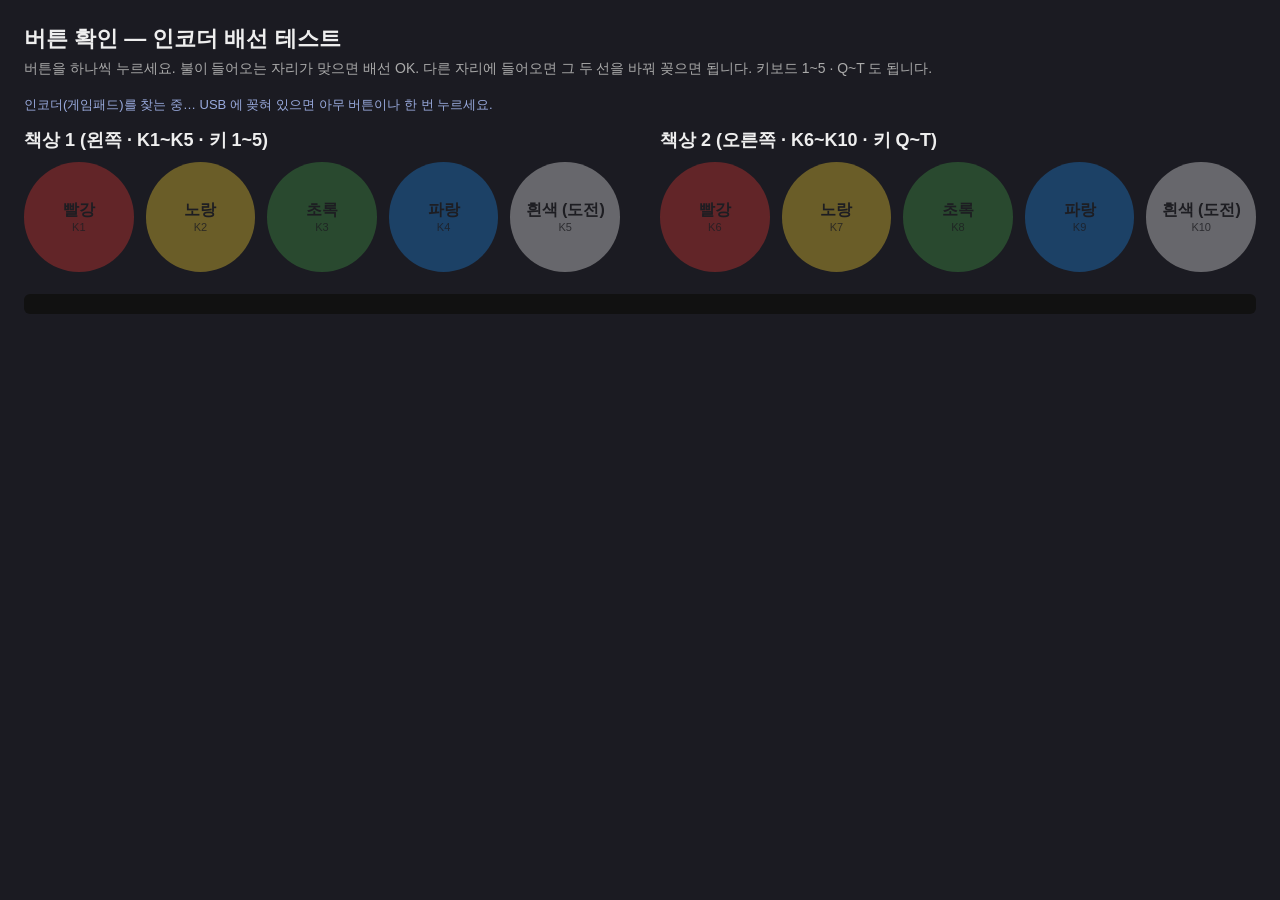
<file: docs/buttontest.html>
<!DOCTYPE html>
<html lang="ko">
<head>
<meta charset="utf-8">
<title>버튼 확인 — 인코더 배선 테스트</title>
<style>
  body { font-family: 'Malgun Gothic', 'Apple SD Gothic Neo', sans-serif; background: #1b1b22; color: #eee; margin: 0; padding: 24px; }
  h1 { font-size: 22px; margin: 0 0 6px; }
  .sub { color: #aaa; margin-bottom: 18px; font-size: 14px; }
  .pads { font-size: 13px; color: #9ad; margin-bottom: 14px; min-height: 1.4em; }
  .seats { display: flex; gap: 40px; flex-wrap: wrap; }
  .seat { flex: 1; min-width: 320px; }
  .seat h2 { font-size: 18px; margin: 0 0 10px; }
  .row { display: flex; gap: 12px; }
  .btn { flex: 1; aspect-ratio: 1; border-radius: 50%; display: flex; flex-direction: column; align-items: center; justify-content: center; font-weight: bold; color: #222; opacity: .35; transition: opacity .05s, transform .05s; border: 4px solid transparent; }
  .btn.on { opacity: 1; transform: scale(1.08); border-color: #fff; box-shadow: 0 0 24px rgba(255,255,255,.6); }
  .btn small { font-weight: normal; font-size: 11px; opacity: .8; }
  .log { margin-top: 22px; font-family: monospace; font-size: 13px; color: #cfc; white-space: pre-wrap; max-height: 40vh; overflow: auto; background: #111; padding: 10px; border-radius: 6px; }
  .raw { color: #fc6; }
</style>
</head>
<body>
<h1>버튼 확인 — 인코더 배선 테스트</h1>
<div class="sub">버튼을 하나씩 누르세요. 불이 들어오는 자리가 맞으면 배선 OK. 다른 자리에 들어오면 그 두 선을 바꿔 꽂으면 됩니다. 키보드 1~5 · Q~T 도 됩니다.</div>
<div class="pads" id="pads">인코더(게임패드)를 찾는 중… USB 에 꽂혀 있으면 아무 버튼이나 한 번 누르세요.</div>
<div class="seats" id="seats"></div>
<div class="log" id="log"></div>
<script type="module">
  import { CONFIG } from '/js/config.js';
  const NAMES = ['빨강', '노랑', '초록', '파랑', '흰색 (도전)'];
  const COLORS = ['#e53935', '#fdd835', '#43a047', '#1e88e5', '#f5f5f5'];
  const seatsEl = document.getElementById('seats'), log = document.getElementById('log'), padsEl = document.getElementById('pads');
  const cells = [];   // cells[seat][button]
  CONFIG.GAMEPAD_MAPS.forEach((map, seat) => {
    const s = document.createElement('div'); s.className = 'seat';
    s.innerHTML = `<h2>책상 ${seat + 1} (${seat === 0 ? '왼쪽 · K1~K5 · 키 1~5' : '오른쪽 · K6~K10 · 키 Q~T'})</h2><div class="row"></div>`;
    const row = s.querySelector('.row'); cells[seat] = [];
    map.forEach((padIdx, b) => {
      const d = document.createElement('div'); d.className = 'btn'; d.style.background = COLORS[b];
      d.innerHTML = `${NAMES[b]}<small>K${padIdx + 1}</small>`; row.append(d); cells[seat][b] = d;
    });
    seatsEl.append(s);
  });
  const lines = []; const say = (t, raw) => { lines.unshift(`${new Date().toLocaleTimeString()}  ${raw ? '<span class="raw">' + t + '</span>' : t}`); if (lines.length > 40) lines.pop(); log.innerHTML = lines.join('\n'); };
  const light = (seat, b, on) => cells[seat]?.[b]?.classList.toggle('on', on);
  // 인코더 → 좌석/버튼
  const where = (idx) => { for (let s = 0; s < CONFIG.GAMEPAD_MAPS.length; s++) { const b = CONFIG.GAMEPAD_MAPS[s].indexOf(idx); if (b >= 0) return [s, b]; } return null; };
  const prev = new Map();
  const poll = () => {
    const pads = [...(navigator.getGamepads?.() ?? [])].filter(Boolean);
    padsEl.textContent = pads.length ? pads.map((p) => `✔ ${p.id} — 버튼 ${p.buttons.length}개`).join('  |  ') : '인코더(게임패드)를 찾는 중… USB 에 꽂혀 있으면 아무 버튼이나 한 번 누르세요.';
    for (const p of pads) {
      const key = p.index; const was = prev.get(key) ?? [];
      p.buttons.forEach((bt, i) => {
        const now = bt.pressed; if (now === !!was[i]) return;
        const w = where(i);
        if (w) { light(w[0], w[1], now); if (now) say(`K${i + 1} → 책상 ${w[0] + 1} ${NAMES[w[1]]}`); }
        else if (now) say(`K${i + 1} (번호 ${i}) — 배정 안 된 입력. 이 번호를 쓰려면 js/config.js 의 GAMEPAD_MAPS 를 고친다`, true);
      });
      prev.set(key, p.buttons.map((b) => b.pressed));
    }
    requestAnimationFrame(poll);
  };
  requestAnimationFrame(poll);
  // 키보드
  const keyWhere = (k) => { for (let s = 0; s < CONFIG.KEY_MAPS.length; s++) { const b = CONFIG.KEY_MAPS[s][k.toLowerCase()]; if (b !== undefined) return [s, b]; } return null; };
  addEventListener('keydown', (e) => { if (e.repeat) return; const w = keyWhere(e.key); if (w) { light(w[0], w[1], true); say(`키 ${e.key} → 책상 ${w[0] + 1} ${NAMES[w[1]]}`); } });
  addEventListener('keyup', (e) => { const w = keyWhere(e.key); if (w) light(w[0], w[1], false); });
</script>
</body>
</html>
</file>
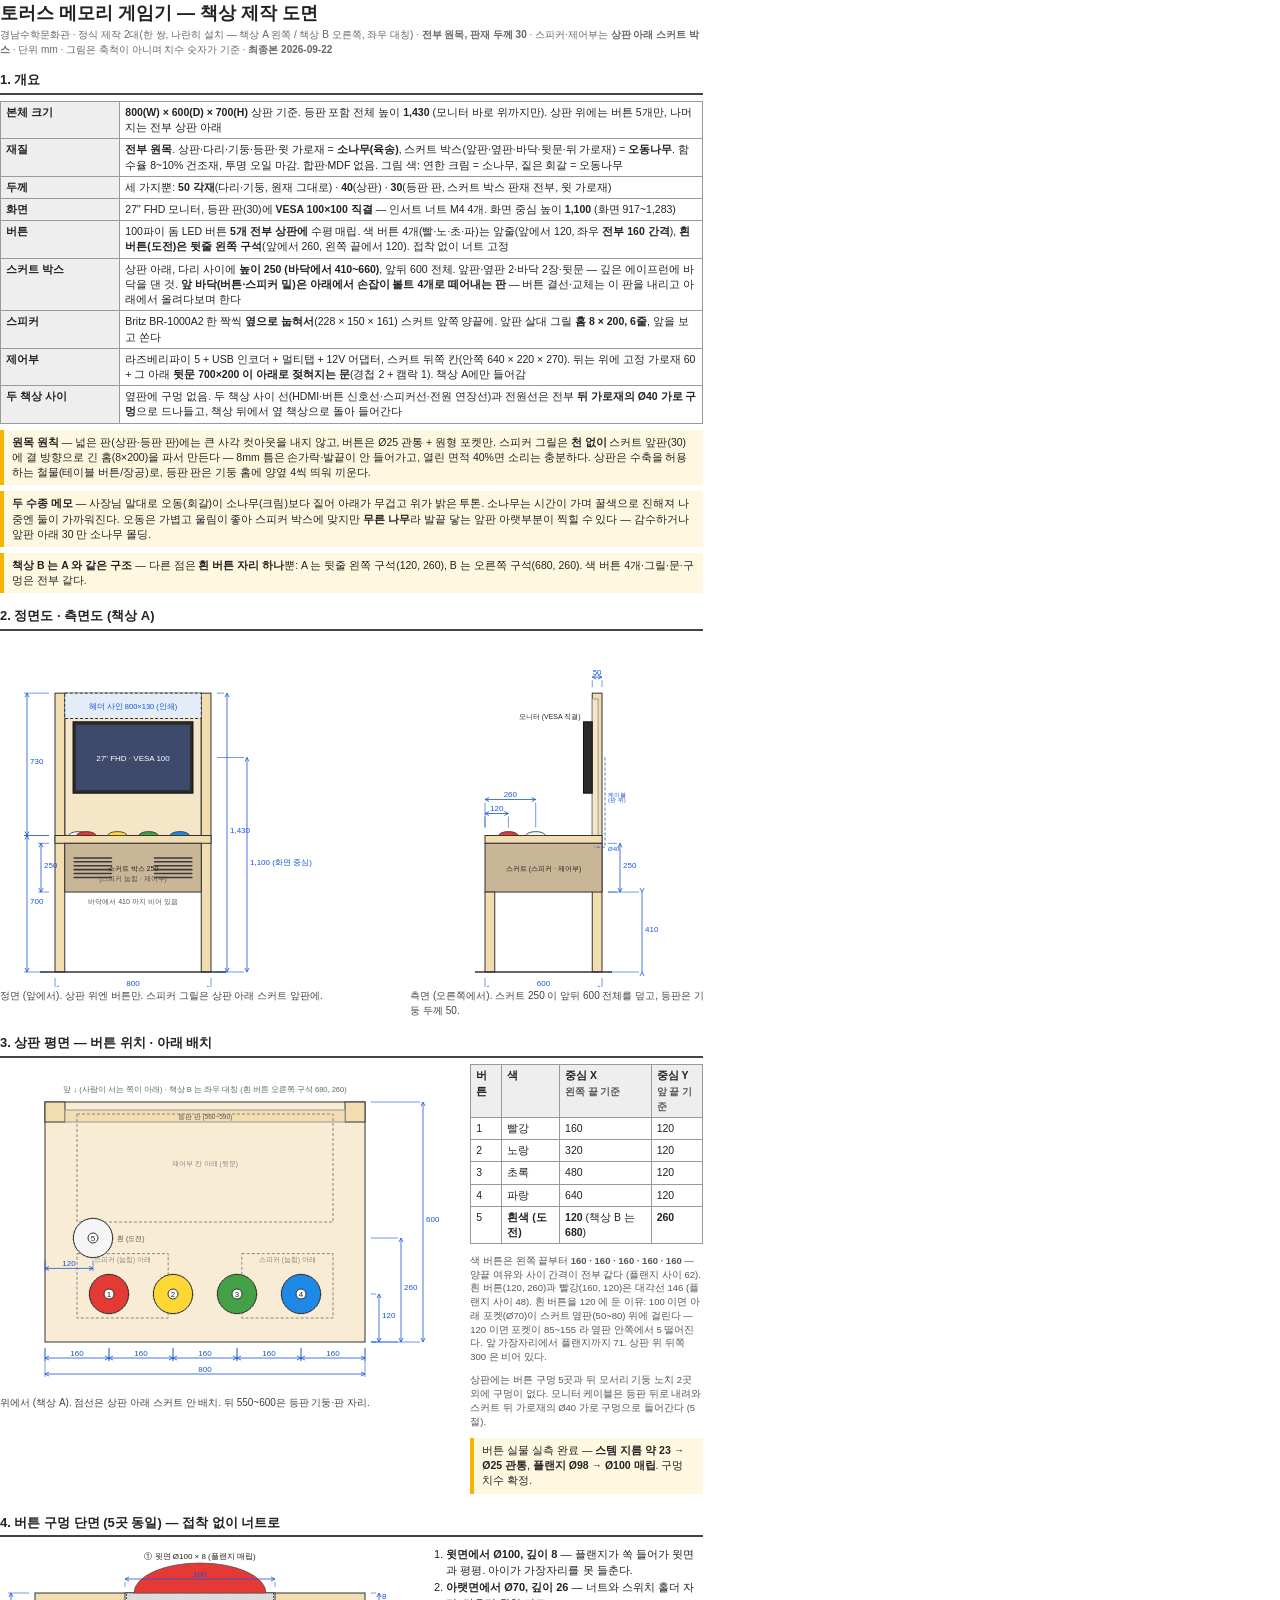
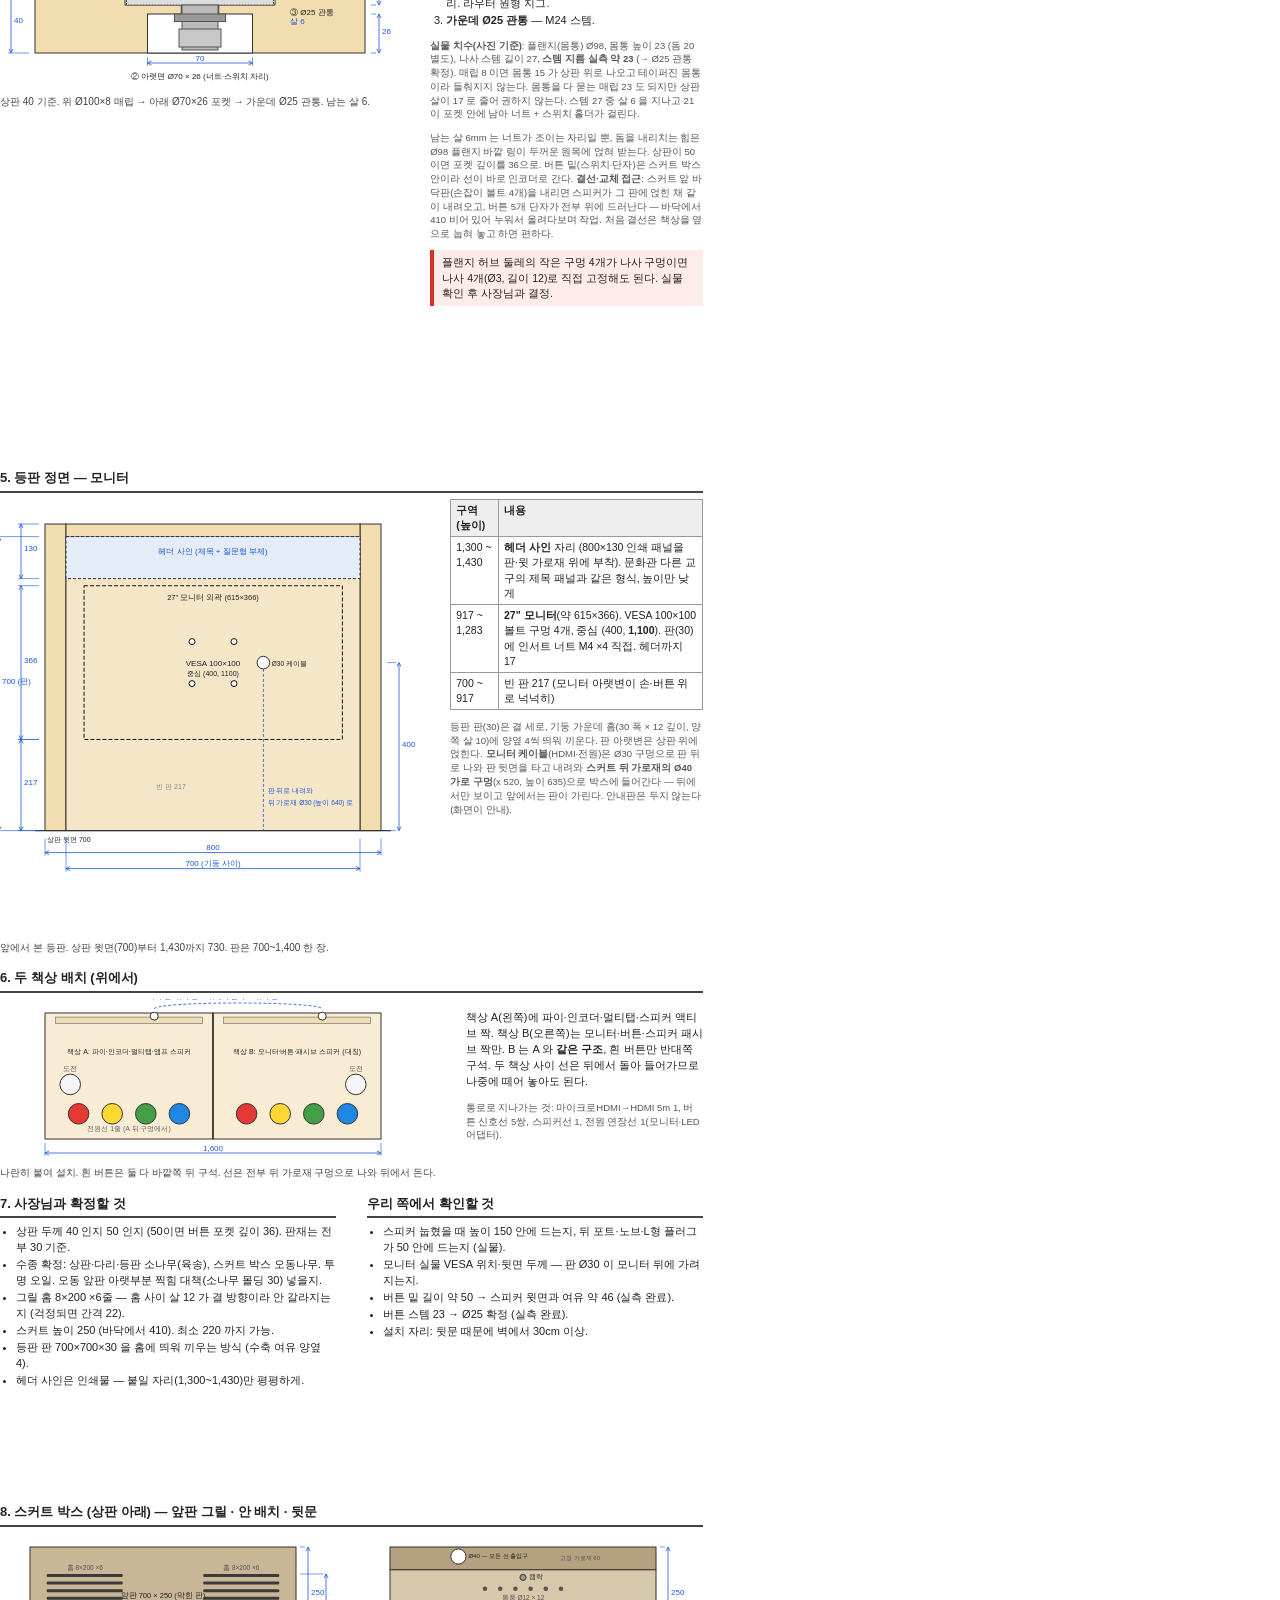
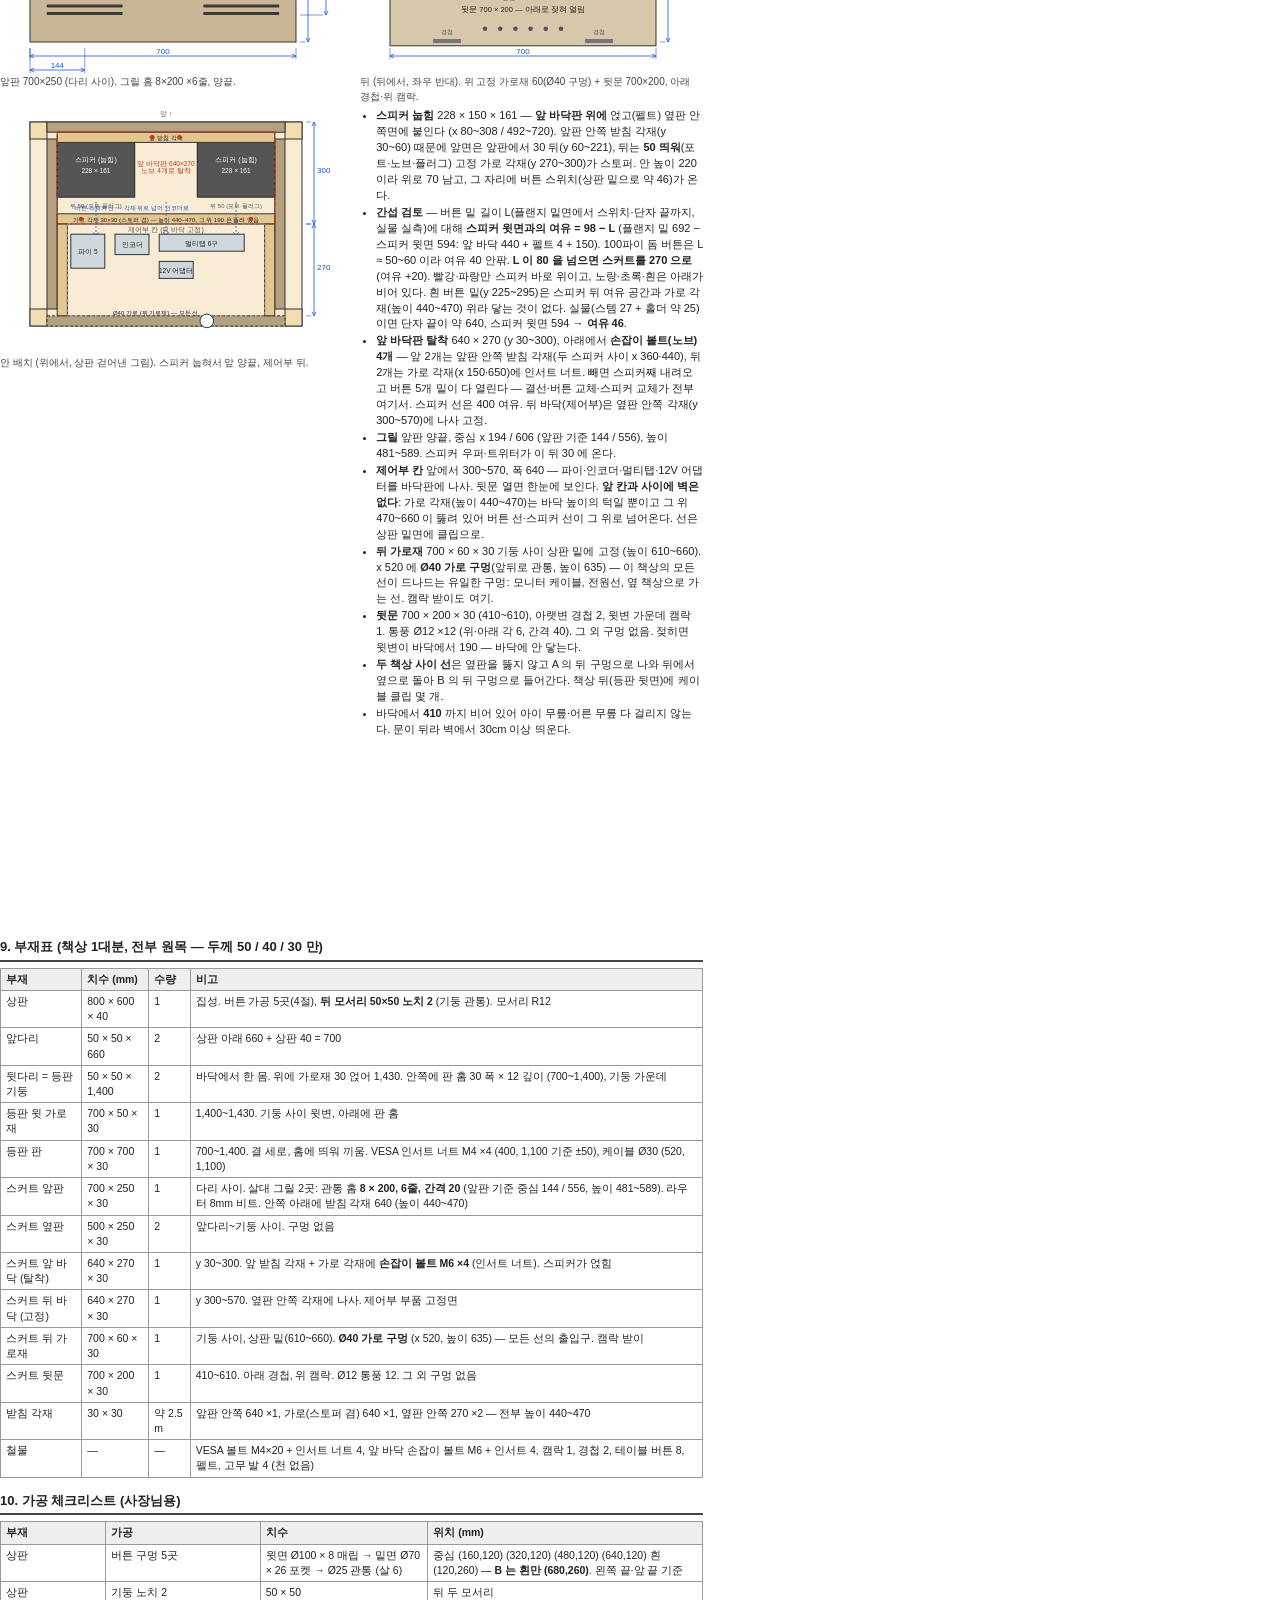
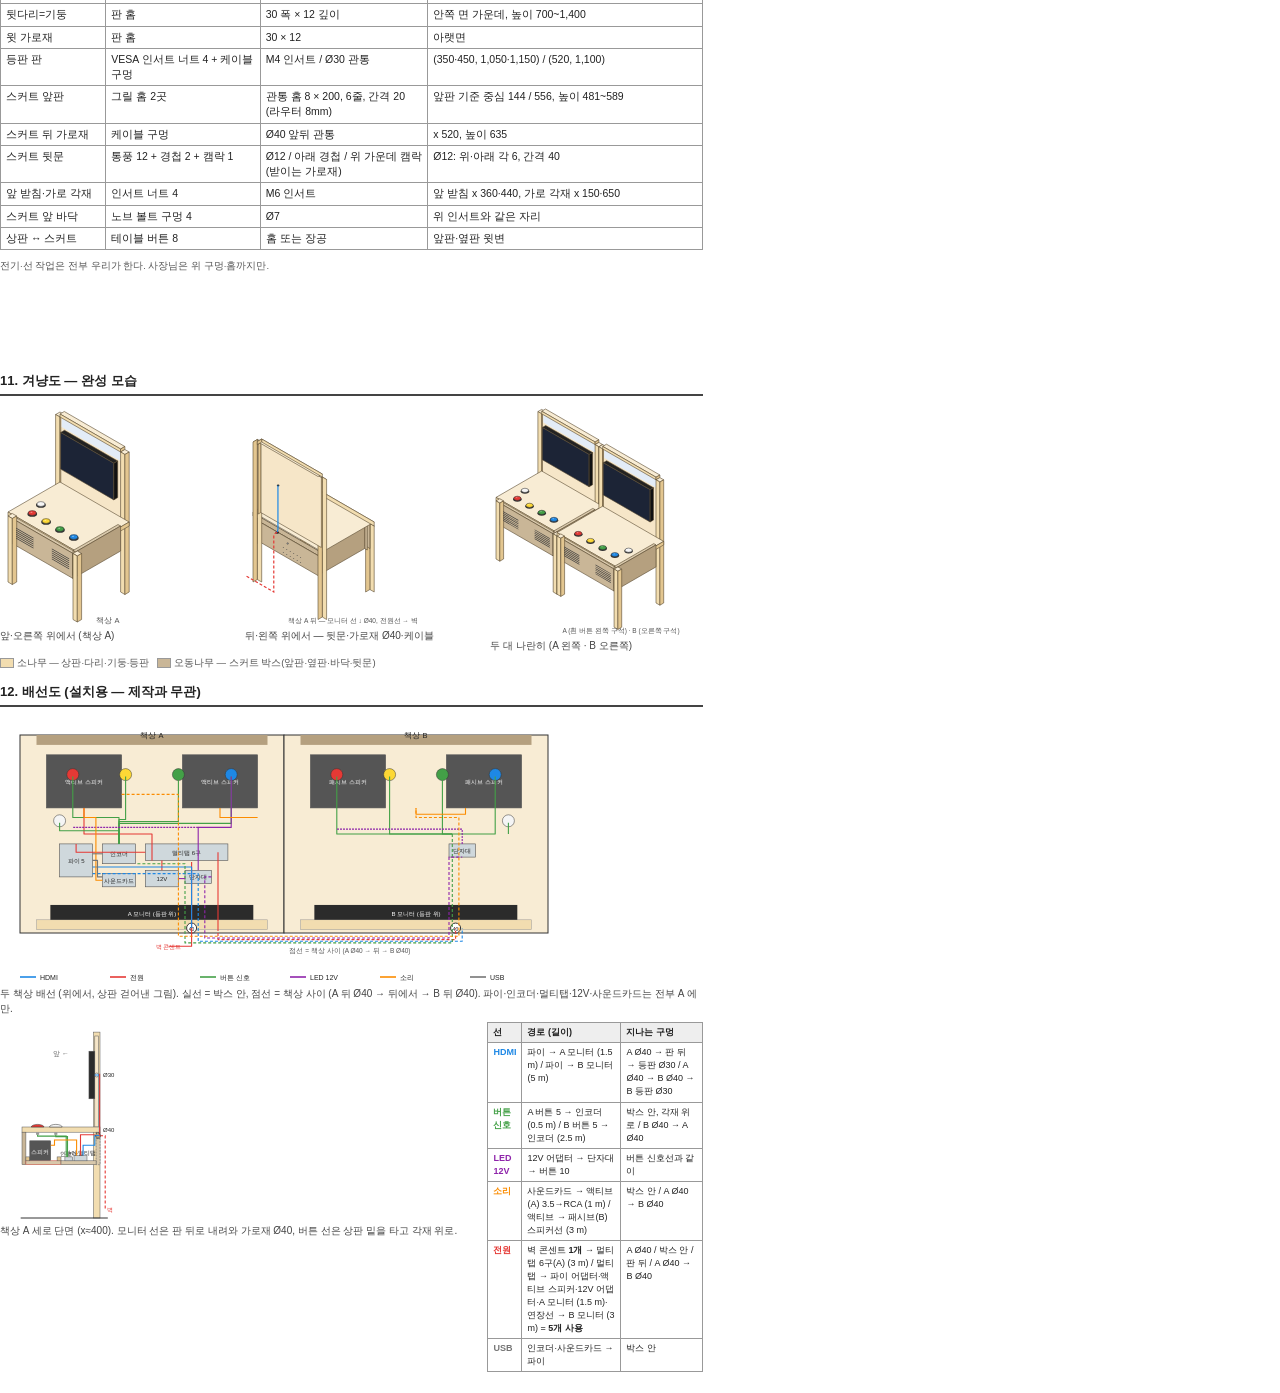
<file: docs/desk.html>
<!DOCTYPE html>
<html lang="ko">
<head>
<meta charset="utf-8">
<title>토러스 메모리 게임기 — 책상 제작 도면</title>
<style>
  @page { size: A4 portrait; margin: 12mm; }
  * { box-sizing: border-box; }
  body { font-family: 'Malgun Gothic', 'Apple SD Gothic Neo', 'Noto Sans KR', sans-serif; color: #222; margin: 0; font-size: 11px; line-height: 1.45; }
  .page { width: 186mm; min-height: 270mm; page-break-after: always; padding: 0; }
  .page:last-child { page-break-after: auto; }
  h1 { font-size: 18px; margin: 0 0 2px; }
  h2 { font-size: 13px; margin: 14px 0 6px; padding-bottom: 3px; border-bottom: 2px solid #444; }
  h3 { font-size: 11.5px; margin: 10px 0 4px; }
  .sub { color: #666; font-size: 10px; }
  table { border-collapse: collapse; width: 100%; font-size: 10.5px; }
  th, td { border: 1px solid #999; padding: 3px 5px; text-align: left; vertical-align: top; }
  th { background: #eee; }
  .row { display: flex; gap: 8mm; align-items: flex-start; }
  .col { flex: 1; }
  figure { margin: 0; }
  figcaption { font-size: 10px; color: #444; margin-top: 2px; }
  svg { display: block; }
  .note { background: #fff8e1; border-left: 4px solid #f4b400; padding: 5px 8px; margin: 6px 0; font-size: 10.5px; }
  .warn { background: #fdecea; border-left: 4px solid #d93025; padding: 5px 8px; margin: 6px 0; font-size: 10.5px; }
  ul { margin: 4px 0 4px 16px; padding: 0; }
  li { margin: 1px 0; }
  .small { font-size: 9.5px; color: #555; }
</style>
</head>
<body>

<!-- ============================================================ 1 -->
<div class="page">
  <h1>토러스 메모리 게임기 — 책상 제작 도면</h1>
  <div class="sub">경남수학문화관 · 정식 제작 2대(한 쌍, 나란히 설치 — 책상 A 왼쪽 / 책상 B 오른쪽, 좌우 대칭) · <b>전부 원목, 판재 두께 30</b> · 스피커·제어부는 <b>상판 아래 스커트 박스</b> · 단위 mm · 그림은 축척이 아니며 치수 숫자가 기준 · <b>최종본 2026-09-22</b></div>

  <h2>1. 개요</h2>
  <table>
    <tr><th style="width:17%">본체 크기</th><td><b>800(W) × 600(D) × 700(H)</b> 상판 기준. 등판 포함 전체 높이 <b>1,430</b> (모니터 바로 위까지만). 상판 위에는 버튼 5개만, 나머지는 전부 상판 아래</td></tr>
    <tr><th>재질</th><td><b>전부 원목</b>. 상판·다리·기둥·등판·윗 가로재 = <b>소나무(육송)</b>, 스커트 박스(앞판·옆판·바닥·뒷문·뒤 가로재) = <b>오동나무</b>. 함수율 8~10% 건조재, 투명 오일 마감. 합판·MDF 없음. 그림 색: 연한 크림 = 소나무, 짙은 회갈 = 오동나무</td></tr>
    <tr><th>두께</th><td>세 가지뿐: <b>50 각재</b>(다리·기둥, 원재 그대로) · <b>40</b>(상판) · <b>30</b>(등판 판, 스커트 박스 판재 전부, 윗 가로재)</td></tr>
    <tr><th>화면</th><td>27" FHD 모니터, 등판 판(30)에 <b>VESA 100×100 직결</b> — 인서트 너트 M4 4개. 화면 중심 높이 <b>1,100</b> (화면 917~1,283)</td></tr>
    <tr><th>버튼</th><td>100파이 돔 LED 버튼 <b>5개 전부 상판에</b> 수평 매립. 색 버튼 4개(빨·노·초·파)는 앞줄(앞에서 120, 좌우 <b>전부 160 간격</b>), <b>흰 버튼(도전)은 뒷줄 왼쪽 구석</b>(앞에서 260, 왼쪽 끝에서 120). 접착 없이 너트 고정</td></tr>
    <tr><th>스커트 박스</th><td>상판 아래, 다리 사이에 <b>높이 250 (바닥에서 410~660)</b>, 앞뒤 600 전체. 앞판·옆판 2·바닥 2장·뒷문 — 깊은 에이프런에 바닥을 댄 것. <b>앞 바닥(버튼·스피커 밑)은 아래에서 손잡이 볼트 4개로 떼어내는 판</b> — 버튼 결선·교체는 이 판을 내리고 아래에서 올려다보며 한다</td></tr>
    <tr><th>스피커</th><td>Britz BR-1000A2 한 짝씩 <b>옆으로 눕혀서</b>(228 × 150 × 161) 스커트 앞쪽 양끝에. 앞판 살대 그릴 <b>홈 8 × 200, 6줄</b>, 앞을 보고 쏜다</td></tr>
    <tr><th>제어부</th><td>라즈베리파이 5 + USB 인코더 + 멀티탭 + 12V 어댑터, 스커트 뒤쪽 칸(안쪽 640 × 220 × 270). 뒤는 위에 고정 가로재 60 + 그 아래 <b>뒷문 700×200 이 아래로 젖혀지는 문</b>(경첩 2 + 캠락 1). 책상 A에만 들어감</td></tr>
    <tr><th>두 책상 사이</th><td>옆판에 구멍 없음. 두 책상 사이 선(HDMI·버튼 신호선·스피커선·전원 연장선)과 전원선은 전부 <b>뒤 가로재의 Ø40 가로 구멍</b>으로 드나들고, 책상 뒤에서 옆 책상으로 돌아 들어간다</td></tr>
  </table>

  <div class="note"><b>원목 원칙</b> — 넓은 판(상판·등판 판)에는 큰 사각 컷아웃을 내지 않고, 버튼은 Ø25 관통 + 원형 포켓만. 스피커 그릴은 <b>천 없이</b> 스커트 앞판(30)에 결 방향으로 긴 홈(8×200)을 파서 만든다 — 8mm 틈은 손가락·발끝이 안 들어가고, 열린 면적 40%면 소리는 충분하다. 상판은 수축을 허용하는 철물(테이블 버튼/장공)로, 등판 판은 기둥 홈에 양옆 4씩 띄워 끼운다.</div>
  <div class="note"><b>두 수종 메모</b> — 사장님 말대로 오동(회갈)이 소나무(크림)보다 짙어 아래가 무겁고 위가 밝은 투톤. 소나무는 시간이 가며 꿀색으로 진해져 나중엔 둘이 가까워진다. 오동은 가볍고 울림이 좋아 스피커 박스에 맞지만 <b>무른 나무</b>라 발끝 닿는 앞판 아랫부분이 찍힐 수 있다 — 감수하거나 앞판 아래 30 만 소나무 몰딩.</div>
  <div class="note"><b>책상 B 는 A 와 같은 구조</b> — 다른 점은 <b>흰 버튼 자리 하나</b>뿐: A 는 뒷줄 왼쪽 구석(120, 260), B 는 오른쪽 구석(680, 260). 색 버튼 4개·그릴·문·구멍은 전부 같다.</div>

  <h2>2. 정면도 · 측면도 (책상 A)</h2>
  <div class="row">
    <figure><svg id="front" width="380" height="350"></svg><figcaption>정면 (앞에서). 상판 위엔 버튼만. 스피커 그릴은 상판 아래 스커트 앞판에.</figcaption></figure>
    <figure><svg id="side" width="300" height="350"></svg><figcaption>측면 (오른쪽에서). 스커트 250 이 앞뒤 600 전체를 덮고, 등판은 기둥 두께 50.</figcaption></figure>
  </div>
</div>

<!-- ============================================================ 2 -->
<div class="page">
  <h2>3. 상판 평면 — 버튼 위치 · 아래 배치</h2>
  <div class="row">
    <figure><svg id="top" width="440" height="330"></svg><figcaption>위에서 (책상 A). 점선은 상판 아래 스커트 안 배치. 뒤 550~600은 등판 기둥·판 자리.</figcaption></figure>
    <div class="col">
      <table>
        <tr><th>버튼</th><th>색</th><th>중심 X<br><span class="small">왼쪽 끝 기준</span></th><th>중심 Y<br><span class="small">앞 끝 기준</span></th></tr>
        <tr><td>1</td><td>빨강</td><td>160</td><td>120</td></tr>
        <tr><td>2</td><td>노랑</td><td>320</td><td>120</td></tr>
        <tr><td>3</td><td>초록</td><td>480</td><td>120</td></tr>
        <tr><td>4</td><td>파랑</td><td>640</td><td>120</td></tr>
        <tr><td>5</td><td><b>흰색 (도전)</b></td><td><b>120</b> (책상 B 는 <b>680</b>)</td><td><b>260</b></td></tr>
      </table>
      <p class="small">색 버튼은 왼쪽 끝부터 <b>160 · 160 · 160 · 160 · 160</b> — 양끝 여유와 사이 간격이 전부 같다 (플랜지 사이 62). 흰 버튼(120, 260)과 빨강(160, 120)은 대각선 146 (플랜지 사이 48). 흰 버튼을 120 에 둔 이유: 100 이면 아래 포켓(Ø70)이 스커트 옆판(50~80) 위에 걸린다 — 120 이면 포켓이 85~155 라 옆판 안쪽에서 5 떨어진다. 앞 가장자리에서 플랜지까지 71. 상판 위 뒤쪽 300 은 비어 있다.</p>
      <p class="small">상판에는 버튼 구멍 5곳과 뒤 모서리 기둥 노치 2곳 외에 구멍이 없다. 모니터 케이블은 등판 뒤로 내려와 스커트 뒤 가로재의 Ø40 가로 구멍으로 들어간다 (5절).</p>
      <div class="note">버튼 실물 실측 완료 — <b>스템 지름 약 23 → Ø25 관통</b>, <b>플랜지 Ø98 → Ø100 매립</b>. 구멍 치수 확정.</div>
    </div>
  </div>

  <h2>4. 버튼 구멍 단면 (5곳 동일) — 접착 없이 너트로</h2>
  <div class="row">
    <figure><svg id="hole" width="400" height="150"></svg><figcaption>상판 40 기준. 위 Ø100×8 매립 → 아래 Ø70×26 포켓 → 가운데 Ø25 관통. 남는 살 6.</figcaption></figure>
    <div class="col">
      <ol style="margin:4px 0 0 16px;padding:0">
        <li><b>윗면에서 Ø100, 깊이 8</b> — 플랜지가 쏙 들어가 윗면과 평평. 아이가 가장자리를 못 들춘다.</li>
        <li><b>아랫면에서 Ø70, 깊이 26</b> — 너트와 스위치 홀더 자리. 라우터 원형 지그.</li>
        <li><b>가운데 Ø25 관통</b> — M24 스템.</li>
      </ol>
      <p class="small"><b>실물 치수(사진 기준)</b>: 플랜지(몸통) Ø98, 몸통 높이 23 (돔 20 별도), 나사 스템 길이 27, <b>스템 지름 실측 약 23</b> (→ Ø25 관통 확정). 매립 8 이면 몸통 15 가 상판 위로 나오고 테이퍼진 몸통이라 들춰지지 않는다. 몸통을 다 묻는 매립 23 도 되지만 상판 살이 17 로 줄어 권하지 않는다. 스템 27 중 살 6 을 지나고 21 이 포켓 안에 남아 너트 + 스위치 홀더가 걸린다.</p>
      <p class="small">남는 살 6mm 는 너트가 조이는 자리일 뿐, 돔을 내리치는 힘은 Ø98 플랜지 바깥 링이 두꺼운 원목에 얹혀 받는다. 상판이 50이면 포켓 깊이를 36으로. 버튼 밑(스위치·단자)은 스커트 박스 안이라 선이 바로 인코더로 간다. <b>결선·교체 접근</b>: 스커트 앞 바닥판(손잡이 볼트 4개)을 내리면 스피커가 그 판에 얹힌 채 같이 내려오고, 버튼 5개 단자가 전부 위에 드러난다 — 바닥에서 410 비어 있어 누워서 올려다보며 작업. 처음 결선은 책상을 옆으로 눕혀 놓고 하면 편하다.</p>
      <div class="warn">플랜지 허브 둘레의 작은 구멍 4개가 나사 구멍이면 나사 4개(Ø3, 길이 12)로 직접 고정해도 된다. 실물 확인 후 사장님과 결정.</div>
    </div>
  </div>

</div>

<!-- ============================================================ 3 -->
<div class="page">
  <h2>5. 등판 정면 — 모니터</h2>
  <div class="row">
    <figure><svg id="back" width="420" height="440"></svg><figcaption>앞에서 본 등판. 상판 윗면(700)부터 1,430까지 730. 판은 700~1,400 한 장.</figcaption></figure>
    <div class="col">
      <table>
        <tr><th>구역 (높이)</th><th>내용</th></tr>
        <tr><td>1,300 ~ 1,430</td><td><b>헤더 사인</b> 자리 (800×130 인쇄 패널을 판·윗 가로재 위에 부착). 문화관 다른 교구의 제목 패널과 같은 형식, 높이만 낮게</td></tr>
        <tr><td>917 ~ 1,283</td><td><b>27" 모니터</b>(약 615×366). VESA 100×100 볼트 구멍 4개, 중심 (400, <b>1,100</b>). 판(30)에 인서트 너트 M4 ×4 직접. 헤더까지 17</td></tr>
        <tr><td>700 ~ 917</td><td>빈 판 217 (모니터 아랫변이 손·버튼 위로 넉넉히)</td></tr>
      </table>
      <p class="small">등판 판(30)은 결 세로, 기둥 가운데 홈(30 폭 × 12 깊이, 양쪽 살 10)에 양옆 4씩 띄워 끼운다. 판 아랫변은 상판 위에 얹힌다. <b>모니터 케이블</b>(HDMI·전원)은 Ø30 구멍으로 판 뒤로 나와 판 뒷면을 타고 내려와 <b>스커트 뒤 가로재의 Ø40 가로 구멍</b>(x 520, 높이 635)으로 박스에 들어간다 — 뒤에서만 보이고 앞에서는 판이 가린다. 안내판은 두지 않는다 (화면이 안내).</p>
    </div>
  </div>
  <h2>6. 두 책상 배치 (위에서)</h2>
  <div class="row">
    <figure><svg id="pair" width="420" height="165"></svg><figcaption>나란히 붙여 설치. 흰 버튼은 둘 다 바깥쪽 뒤 구석. 선은 전부 뒤 가로재 구멍으로 나와 뒤에서 돈다.</figcaption></figure>
    <div class="col">
      <p>책상 A(왼쪽)에 파이·인코더·멀티탭·스피커 액티브 짝. 책상 B(오른쪽)는 모니터·버튼·스피커 패시브 짝만. B 는 A 와 <b>같은 구조</b>, 흰 버튼만 반대쪽 구석. 두 책상 사이 선은 뒤에서 돌아 들어가므로 나중에 떼어 놓아도 된다.</p>
      <p class="small">통로로 지나가는 것: 마이크로HDMI→HDMI 5m 1, 버튼 신호선 5쌍, 스피커선 1, 전원 연장선 1(모니터·LED 어댑터).</p>
    </div>
  </div>

  <div class="row">
    <div class="col">
      <h2>7. 사장님과 확정할 것</h2>
      <ul>
        <li>상판 두께 40 인지 50 인지 (50이면 버튼 포켓 깊이 36). 판재는 전부 30 기준.</li>
        <li>수종 확정: 상판·다리·등판 소나무(육송), 스커트 박스 오동나무. 투명 오일. 오동 앞판 아랫부분 찍힘 대책(소나무 몰딩 30) 넣을지.</li>
        <li>그릴 홈 8×200 ×6줄 — 홈 사이 살 12 가 결 방향이라 안 갈라지는지 (걱정되면 간격 22).</li>
        <li>스커트 높이 250 (바닥에서 410). 최소 220 까지 가능.</li>
        <li>등판 판 700×700×30 을 홈에 띄워 끼우는 방식 (수축 여유 양옆 4).</li>
        <li>헤더 사인은 인쇄물 — 붙일 자리(1,300~1,430)만 평평하게.</li>
      </ul>
    </div>
    <div class="col">
      <h2>우리 쪽에서 확인할 것</h2>
      <ul>
        <li>스피커 눕혔을 때 높이 150 안에 드는지, 뒤 포트·노브·L형 플러그가 50 안에 드는지 (실물).</li>
        <li>모니터 실물 VESA 위치·뒷면 두께 — 판 Ø30 이 모니터 뒤에 가려지는지.</li>
        <li>버튼 밑 길이 약 50 → 스피커 윗면과 여유 약 46 (실측 완료).</li>
        <li>버튼 스템 23 → Ø25 확정 (실측 완료).</li>
        <li>설치 자리: 뒷문 때문에 벽에서 30cm 이상.</li>
      </ul>
    </div>
  </div>
</div>

<!-- ============================================================ 4 -->
<div class="page">
  <h2>8. 스커트 박스 (상판 아래) — 앞판 그릴 · 안 배치 · 뒷문</h2>
  <div class="row">
    <figure><svg id="skfront" width="330" height="140"></svg><figcaption>앞판 700×250 (다리 사이). 그릴 홈 8×200 ×6줄, 양끝.</figcaption></figure>
    <figure><svg id="skrear" width="330" height="140"></svg><figcaption>뒤 (뒤에서, 좌우 반대). 위 고정 가로재 60(Ø40 구멍) + 뒷문 700×200, 아래 경첩·위 캠락.</figcaption></figure>
  </div>
  <div class="row">
    <figure><svg id="skplan" width="330" height="250"></svg><figcaption>안 배치 (위에서, 상판 걷어낸 그림). 스피커 눕혀서 앞 양끝, 제어부 뒤.</figcaption></figure>
    <div class="col">
      <ul>
        <li><b>스피커 눕힘</b> 228 × 150 × 161 — <b>앞 바닥판 위에</b> 얹고(펠트) 옆판 안쪽면에 붙인다 (x 80~308 / 492~720). 앞판 안쪽 받침 각재(y 30~60) 때문에 앞면은 앞판에서 30 뒤(y 60~221), 뒤는 <b>50 띄워</b>(포트·노브·플러그) 고정 가로 각재(y 270~300)가 스토퍼. 안 높이 220 이라 위로 70 남고, 그 자리에 버튼 스위치(상판 밑으로 약 46)가 온다.</li>
        <li><b>간섭 검토</b> — 버튼 밑 길이 L(플랜지 밑면에서 스위치·단자 끝까지, 실물 실측)에 대해 <b>스피커 윗면과의 여유 = 98 − L</b> (플랜지 밑 692 − 스피커 윗면 594: 앞 바닥 440 + 펠트 4 + 150). 100파이 돔 버튼은 L ≈ 50~60 이라 여유 40 안팎. <b>L 이 80 을 넘으면 스커트를 270 으로</b>(여유 +20). 빨강·파랑만 스피커 바로 위이고, 노랑·초록·흰은 아래가 비어 있다. 흰 버튼 밑(y 225~295)은 스피커 뒤 여유 공간과 가로 각재(높이 440~470) 위라 닿는 것이 없다. 실물(스템 27 + 홀더 약 25)이면 단자 끝이 약 640, 스피커 윗면 594 → <b>여유 46</b>.</li>
        <li><b>앞 바닥판 탈착</b> 640 × 270 (y 30~300), 아래에서 <b>손잡이 볼트(노브) 4개</b> — 앞 2개는 앞판 안쪽 받침 각재(두 스피커 사이 x 360·440), 뒤 2개는 가로 각재(x 150·650)에 인서트 너트. 빼면 스피커째 내려오고 버튼 5개 밑이 다 열린다 — 결선·버튼 교체·스피커 교체가 전부 여기서. 스피커 선은 400 여유. 뒤 바닥(제어부)은 옆판 안쪽 각재(y 300~570)에 나사 고정.</li>
        <li><b>그릴</b> 앞판 양끝, 중심 x 194 / 606 (앞판 기준 144 / 556), 높이 481~589. 스피커 우퍼·트위터가 이 뒤 30 에 온다.</li>
        <li><b>제어부 칸</b> 앞에서 300~570, 폭 640 — 파이·인코더·멀티탭·12V 어댑터를 바닥판에 나사. 뒷문 열면 한눈에 보인다. <b>앞 칸과 사이에 벽은 없다</b>: 가로 각재(높이 440~470)는 바닥 높이의 턱일 뿐이고 그 위 470~660 이 뚫려 있어 버튼 선·스피커 선이 그 위로 넘어온다. 선은 상판 밑면에 클립으로.</li>
        <li><b>뒤 가로재</b> 700 × 60 × 30 기둥 사이 상판 밑에 고정 (높이 610~660). x 520 에 <b>Ø40 가로 구멍</b>(앞뒤로 관통, 높이 635) — 이 책상의 모든 선이 드나드는 유일한 구멍: 모니터 케이블, 전원선, 옆 책상으로 가는 선. 캠락 받이도 여기.</li>
        <li><b>뒷문</b> 700 × 200 × 30 (410~610), 아랫변 경첩 2, 윗변 가운데 캠락 1. 통풍 Ø12 ×12 (위·아래 각 6, 간격 40). 그 외 구멍 없음. 젖히면 윗변이 바닥에서 190 — 바닥에 안 닿는다.</li>
        <li><b>두 책상 사이 선</b>은 옆판을 뚫지 않고 A 의 뒤 구멍으로 나와 뒤에서 옆으로 돌아 B 의 뒤 구멍으로 들어간다. 책상 뒤(등판 뒷면)에 케이블 클립 몇 개.</li>
        <li>바닥에서 <b>410</b> 까지 비어 있어 아이 무릎·어른 무릎 다 걸리지 않는다. 문이 뒤라 벽에서 30cm 이상 띄운다.</li>
      </ul>
    </div>
  </div>

</div>

<!-- ============================================================ 5 -->
<div class="page">
  <h2>9. 부재표 (책상 1대분, 전부 원목 — 두께 50 / 40 / 30 만)</h2>
  <table>
    <tr><th>부재</th><th>치수 (mm)</th><th>수량</th><th>비고</th></tr>
    <tr><td>상판</td><td>800 × 600 × 40</td><td>1</td><td>집성. 버튼 가공 5곳(4절), <b>뒤 모서리 50×50 노치 2</b> (기둥 관통). 모서리 R12</td></tr>
    <tr><td>앞다리</td><td>50 × 50 × 660</td><td>2</td><td>상판 아래 660 + 상판 40 = 700</td></tr>
    <tr><td>뒷다리 = 등판 기둥</td><td>50 × 50 × 1,400</td><td>2</td><td>바닥에서 한 몸. 위에 가로재 30 얹어 1,430. 안쪽에 판 홈 30 폭 × 12 깊이 (700~1,400), 기둥 가운데</td></tr>
    <tr><td>등판 윗 가로재</td><td>700 × 50 × 30</td><td>1</td><td>1,400~1,430. 기둥 사이 윗변, 아래에 판 홈</td></tr>
    <tr><td>등판 판</td><td>700 × 700 × 30</td><td>1</td><td>700~1,400. 결 세로, 홈에 띄워 끼움. VESA 인서트 너트 M4 ×4 (400, 1,100 기준 ±50), 케이블 Ø30 (520, 1,100)</td></tr>
    <tr><td>스커트 앞판</td><td>700 × 250 × 30</td><td>1</td><td>다리 사이. 살대 그릴 2곳: 관통 홈 <b>8 × 200, 6줄, 간격 20</b> (앞판 기준 중심 144 / 556, 높이 481~589). 라우터 8mm 비트. 안쪽 아래에 받침 각재 640 (높이 440~470)</td></tr>
    <tr><td>스커트 옆판</td><td>500 × 250 × 30</td><td>2</td><td>앞다리~기둥 사이. 구멍 없음</td></tr>
    <tr><td>스커트 앞 바닥 (탈착)</td><td>640 × 270 × 30</td><td>1</td><td>y 30~300. 앞 받침 각재 + 가로 각재에 <b>손잡이 볼트 M6 ×4</b> (인서트 너트). 스피커가 얹힘</td></tr>
    <tr><td>스커트 뒤 바닥 (고정)</td><td>640 × 270 × 30</td><td>1</td><td>y 300~570. 옆판 안쪽 각재에 나사. 제어부 부품 고정면</td></tr>
    <tr><td>스커트 뒤 가로재</td><td>700 × 60 × 30</td><td>1</td><td>기둥 사이, 상판 밑(610~660). <b>Ø40 가로 구멍</b> (x 520, 높이 635) — 모든 선의 출입구. 캠락 받이</td></tr>
    <tr><td>스커트 뒷문</td><td>700 × 200 × 30</td><td>1</td><td>410~610. 아래 경첩, 위 캠락. Ø12 통풍 12. 그 외 구멍 없음</td></tr>
    <tr><td>받침 각재</td><td>30 × 30</td><td>약 2.5 m</td><td>앞판 안쪽 640 ×1, 가로(스토퍼 겸) 640 ×1, 옆판 안쪽 270 ×2 — 전부 높이 440~470</td></tr>
    <tr><td>철물</td><td>—</td><td>—</td><td>VESA 볼트 M4×20 + 인서트 너트 4, 앞 바닥 손잡이 볼트 M6 + 인서트 4, 캠락 1, 경첩 2, 테이블 버튼 8, 펠트, 고무 발 4 (천 없음)</td></tr>
  </table>

  <h2>10. 가공 체크리스트 (사장님용)</h2>
  <table>
    <tr><th style="width:15%">부재</th><th style="width:22%">가공</th><th>치수</th><th>위치 (mm)</th></tr>
    <tr><td>상판</td><td>버튼 구멍 5곳</td><td>윗면 Ø100 × 8 매립 → 밑면 Ø70 × 26 포켓 → Ø25 관통 (살 6)</td><td>중심 (160,120) (320,120) (480,120) (640,120) 흰 (120,260) — <b>B 는 흰만 (680,260)</b>. 왼쪽 끝·앞 끝 기준</td></tr>
    <tr><td>상판</td><td>기둥 노치 2</td><td>50 × 50</td><td>뒤 두 모서리</td></tr>
    <tr><td>뒷다리=기둥</td><td>판 홈</td><td>30 폭 × 12 깊이</td><td>안쪽 면 가운데, 높이 700~1,400</td></tr>
    <tr><td>윗 가로재</td><td>판 홈</td><td>30 × 12</td><td>아랫면</td></tr>
    <tr><td>등판 판</td><td>VESA 인서트 너트 4 + 케이블 구멍</td><td>M4 인서트 / Ø30 관통</td><td>(350·450, 1,050·1,150) / (520, 1,100)</td></tr>
    <tr><td>스커트 앞판</td><td>그릴 홈 2곳</td><td>관통 홈 8 × 200, 6줄, 간격 20 (라우터 8mm)</td><td>앞판 기준 중심 144 / 556, 높이 481~589</td></tr>
    <tr><td>스커트 뒤 가로재</td><td>케이블 구멍</td><td>Ø40 앞뒤 관통</td><td>x 520, 높이 635</td></tr>
    <tr><td>스커트 뒷문</td><td>통풍 12 + 경첩 2 + 캠락 1</td><td>Ø12 / 아래 경첩 / 위 가운데 캠락(받이는 가로재)</td><td>Ø12: 위·아래 각 6, 간격 40</td></tr>
    <tr><td>앞 받침·가로 각재</td><td>인서트 너트 4</td><td>M6 인서트</td><td>앞 받침 x 360·440, 가로 각재 x 150·650</td></tr>
    <tr><td>스커트 앞 바닥</td><td>노브 볼트 구멍 4</td><td>Ø7</td><td>위 인서트와 같은 자리</td></tr>
    <tr><td>상판 ↔ 스커트</td><td>테이블 버튼 8</td><td>홈 또는 장공</td><td>앞판·옆판 윗변</td></tr>
  </table>
  <p class="small">전기·선 작업은 전부 우리가 한다. 사장님은 위 구멍·홈까지만.</p>

</div>

<!-- ============================================================ 6 -->
<div class="page">
  <h2>11. 겨냥도 — 완성 모습</h2>
  <div class="row">
    <figure><svg id="iso1" width="215" height="225"></svg><figcaption>앞·오른쪽 위에서 (책상 A)</figcaption></figure>
    <figure><svg id="iso2" width="215" height="225"></svg><figcaption>뒤·왼쪽 위에서 — 뒷문·가로재 Ø40·케이블</figcaption></figure>
    <figure><svg id="iso3" width="262" height="235"></svg><figcaption>두 대 나란히 (A 왼쪽 · B 오른쪽)</figcaption></figure>
  </div>
  <p class="small" style="margin:2px 0 0"><span style="display:inline-block;width:14px;height:10px;background:#f2ddb0;border:1px solid #999;vertical-align:middle"></span> 소나무 — 상판·다리·기둥·등판 &nbsp; <span style="display:inline-block;width:14px;height:10px;background:#c9b697;border:1px solid #999;vertical-align:middle"></span> 오동나무 — 스커트 박스(앞판·옆판·바닥·뒷문)</p>

  <h2>12. 배선도 (설치용 — 제작과 무관)</h2>
  <figure><svg id="wire" width="640" height="272"></svg><figcaption>두 책상 배선 (위에서, 상판 걷어낸 그림). 실선 = 박스 안, 점선 = 책상 사이 (A 뒤 Ø40 → 뒤에서 → B 뒤 Ø40). 파이·인코더·멀티탭·12V·사운드카드는 전부 A 에만.</figcaption></figure>
  <div class="row" style="margin-top:6px">
    <figure><svg id="wsec" width="200" height="200"></svg><figcaption>책상 A 세로 단면 (x≈400). 모니터 선은 판 뒤로 내려와 가로재 Ø40, 버튼 선은 상판 밑을 타고 각재 위로.</figcaption></figure>
    <div class="col">
  <table style="font-size:9px">
    <tr><th style="width:15%">선</th><th>경로 (길이)</th><th style="width:38%">지나는 구멍</th></tr>
    <tr><td style="color:#1e88e5"><b>HDMI</b></td><td>파이 → A 모니터 (1.5 m) / 파이 → B 모니터 (5 m)</td><td>A Ø40 → 판 뒤 → 등판 Ø30 / A Ø40 → B Ø40 → B 등판 Ø30</td></tr>
    <tr><td style="color:#43a047"><b>버튼 신호</b></td><td>A 버튼 5 → 인코더 (0.5 m) / B 버튼 5 → 인코더 (2.5 m)</td><td>박스 안, 각재 위로 / B Ø40 → A Ø40</td></tr>
    <tr><td style="color:#8e24aa"><b>LED 12V</b></td><td>12V 어댑터 → 단자대 → 버튼 10</td><td>버튼 신호선과 같이</td></tr>
    <tr><td style="color:#fb8c00"><b>소리</b></td><td>사운드카드 → 액티브(A) 3.5→RCA (1 m) / 액티브 → 패시브(B) 스피커선 (3 m)</td><td>박스 안 / A Ø40 → B Ø40</td></tr>
    <tr><td style="color:#e53935"><b>전원</b></td><td>벽 콘센트 <b>1개</b> → 멀티탭 6구(A) (3 m) / 멀티탭 → 파이 어댑터·액티브 스피커·12V 어댑터·A 모니터 (1.5 m)·연장선 → B 모니터 (3 m) = <b>5개 사용</b></td><td>A Ø40 / 박스 안 / 판 뒤 / A Ø40 → B Ø40</td></tr>
    <tr><td style="color:#757575"><b>USB</b></td><td>인코더·사운드카드 → 파이</td><td>박스 안</td></tr>
  </table>
    </div>
  </div>

</div>

<script>
(() => {
  const NS = 'http://www.w3.org/2000/svg';
  const mk = (tag, attrs, parent) => {
    const n = document.createElementNS(NS, tag);
    for (const [k, v] of Object.entries(attrs)) n.setAttribute(k, v);
    parent.append(n);
    return n;
  };
  const text = (svg, x, y, t, opts = {}) => {
    const n = mk('text', { x, y, 'font-size': opts.size ?? 8.5, 'text-anchor': opts.anchor ?? 'middle',
      fill: opts.fill ?? '#222', 'font-family': 'Malgun Gothic, sans-serif', ...(opts.rotate ? { transform: `rotate(${opts.rotate} ${x} ${y})` } : {}) }, svg);
    n.textContent = t;
    return n;
  };
  const rect = (svg, x, y, w, h, opts = {}) => mk('rect', { x, y, width: w, height: h, fill: opts.fill ?? '#f8ecd4', stroke: opts.stroke ?? '#333', 'stroke-width': opts.sw ?? 1, ...(opts.rx ? { rx: opts.rx } : {}), ...(opts.dash ? { 'stroke-dasharray': opts.dash } : {}) }, svg);
  const line = (svg, x1, y1, x2, y2, opts = {}) => mk('line', { x1, y1, x2, y2, stroke: opts.stroke ?? '#333', 'stroke-width': opts.sw ?? 1, ...(opts.dash ? { 'stroke-dasharray': opts.dash } : {}) }, svg);
  const circle = (svg, cx, cy, r, opts = {}) => mk('circle', { cx, cy, r, fill: opts.fill ?? 'none', stroke: opts.stroke ?? '#333', 'stroke-width': opts.sw ?? 1, ...(opts.dash ? { 'stroke-dasharray': opts.dash } : {}) }, svg);
  const dimH = (svg, x1, x2, y, label, off = 0) => {
    const yy = y + off;
    line(svg, x1, y, x1, yy + 3, { stroke: '#1a56db', sw: 0.6 }); line(svg, x2, y, x2, yy + 3, { stroke: '#1a56db', sw: 0.6 });
    line(svg, x1, yy, x2, yy, { stroke: '#1a56db', sw: 0.8 });
    line(svg, x1, yy, x1 + 4, yy - 2, { stroke: '#1a56db', sw: 0.8 }); line(svg, x1, yy, x1 + 4, yy + 2, { stroke: '#1a56db', sw: 0.8 });
    line(svg, x2, yy, x2 - 4, yy - 2, { stroke: '#1a56db', sw: 0.8 }); line(svg, x2, yy, x2 - 4, yy + 2, { stroke: '#1a56db', sw: 0.8 });
    text(svg, (x1 + x2) / 2, yy - 2.5, label, { fill: '#1a56db', size: 8 });
  };
  const dimV = (svg, y1, y2, x, label, off = 0) => {
    const xx = x + off;
    line(svg, x, y1, xx - 3, y1, { stroke: '#1a56db', sw: 0.6 }); line(svg, x, y2, xx - 3, y2, { stroke: '#1a56db', sw: 0.6 });
    line(svg, xx, y1, xx, y2, { stroke: '#1a56db', sw: 0.8 });
    line(svg, xx, y1, xx - 2, y1 + 4, { stroke: '#1a56db', sw: 0.8 }); line(svg, xx, y1, xx + 2, y1 + 4, { stroke: '#1a56db', sw: 0.8 });
    line(svg, xx, y2, xx - 2, y2 - 4, { stroke: '#1a56db', sw: 0.8 }); line(svg, xx, y2, xx + 2, y2 - 4, { stroke: '#1a56db', sw: 0.8 });
    text(svg, xx + 3, (y1 + y2) / 2, label, { fill: '#1a56db', size: 8, anchor: 'start', rotate: 0 });
  };
  const COLORS = ['#e53935', '#fdd835', '#43a047', '#1e88e5', '#f5f5f5'];
  const ROW = 120;                           // 색 버튼 앞줄 Y
  const BX = [160, 320, 480, 640];           // 색 버튼 중심 X (양끝 포함 전부 160)
  const WHITE = { x: 120, y: 260 };          // 흰 버튼 (책상 A, 왼쪽 뒤 구석 — 포켓이 옆판(50~80)을 피하는 최소 X)
  const TOT = 1430, HDR = 130, MON = 1100;   // 전체 높이, 헤더 높이, 모니터 중심
  const SK = { h: 250, top: 660 };           // 스커트 박스: 410~660
  const SK_BOT = SK.top - SK.h;              // 410
  const GRILL = { w: 200, slot: 8, pitch: 20, n: 6, cy: 535, cx: [194, 606] };   // 홈 8×200 ×6 (스피커 중심: 옆판 안쪽 80 + 114)
  const grillH = (GRILL.n - 1) * GRILL.pitch + GRILL.slot;   // 108
  const grill = (s, x, y, w, h) => {
    const k = h / grillH;
    for (let i = 0; i < GRILL.n; i++) rect(s, x, y + i * GRILL.pitch * k, w, GRILL.slot * k, { fill: '#3a3a3a', stroke: 'none', rx: 1 });
  };
  const dome = (s, cx, yTop, k, color) => mk('path', { d: `M ${cx - 49 * k} ${yTop} a ${49 * k} ${20 * k} 0 0 1 ${98 * k} 0 z`, fill: color, stroke: '#333', 'stroke-width': 0.8 }, s);

  /* ---------- 정면도 ---------- */
  {
    const s = document.getElementById('front'); const k = 0.195;
    const X = 55, Y0 = 335;
    const W = 800 * k, H = 700 * k;
    const y = (h) => Y0 - h * k;
    const yTop = y(700), yPanelTop = y(TOT);
    rect(s, X + 50 * k, y(TOT - 30), 700 * k, (TOT - 730) * k, { fill: '#f6e6c8' });
    rect(s, X + 50 * k, y(TOT), 700 * k, 30 * k, { fill: '#f2ddb0' });
    rect(s, X, yPanelTop, 50 * k, TOT * k, { fill: '#f2ddb0' });
    rect(s, X + W - 50 * k, yPanelTop, 50 * k, TOT * k, { fill: '#f2ddb0' });
    rect(s, X + 50 * k, yPanelTop, W - 100 * k, HDR * k, { fill: '#e3ecf7', dash: '3 2' });
    text(s, X + W / 2, yPanelTop + HDR * k / 2 + 3, '헤더 사인 800×130 (인쇄)', { size: 7.5, fill: '#1a56db' });
    const mW = 615 * k, mH = 366 * k, mCy = y(MON);
    rect(s, X + W / 2 - mW / 2, mCy - mH / 2, mW, mH, { fill: '#2b2b2b', stroke: '#111' });
    rect(s, X + W / 2 - mW / 2 + 3, mCy - mH / 2 + 3, mW - 6, mH - 6, { fill: '#3d4a6b', stroke: 'none' });
    text(s, X + W / 2, mCy + 3, '27" FHD  ·  VESA 100', { fill: '#fff', size: 8 });
    rect(s, X, yTop, W, 40 * k, { fill: '#f2ddb0' });
    rect(s, X + 50 * k, y(SK.top), 700 * k, SK.h * k, { fill: '#c9b697' });
    for (const cx of GRILL.cx) grill(s, X + (cx - GRILL.w / 2) * k, y(GRILL.cy + grillH / 2), GRILL.w * k, grillH * k);
    text(s, X + W / 2, y(SK.top - SK.h / 2) + 3, '스커트 박스 250', { size: 7 });
    text(s, X + W / 2, y(SK.top - SK.h / 2) + 13, '(스피커 눕힘 · 제어부)', { size: 6.5, fill: '#555' });
    dome(s, X + WHITE.x * k, yTop, k, COLORS[4]);
    for (let i = 0; i < 4; i++) dome(s, X + BX[i] * k, yTop, k, COLORS[i]);
    line(s, X - 15, Y0, X + W + 15, Y0, { sw: 1.4 });
    dimH(s, X, X + W, Y0 + 6, '800', 10);
    dimV(s, yPanelTop, Y0, X + W + 6, '1,430', 10);
    dimV(s, yTop, Y0, X - 6, '700', -22);
    dimV(s, yPanelTop, yTop, X - 6, '730', -22);
    dimV(s, mCy, Y0, X + W + 6, '1,100 (화면 중심)', 30);
    dimV(s, y(SK.top), y(SK_BOT), X - 6, '250', -8);
    text(s, X + W / 2, y(SK_BOT) + 12, '바닥에서 410 까지 비어 있음', { size: 7, fill: '#555' });
  }

  /* ---------- 측면도 ---------- */
  {
    const s = document.getElementById('side'); const k = 0.195;
    const X = 75, Y0 = 335;
    const D = 600 * k, H = 700 * k;
    const y = (h) => Y0 - h * k;
    const yTop = y(700), yPanelTop = y(TOT);
    rect(s, X + D - 50 * k, yPanelTop, 50 * k, TOT * k, { fill: '#f2ddb0' });
    rect(s, X + D - 50 * k, y(TOT - 30), 30 * k, (TOT - 730) * k, { fill: '#f6e6c8', stroke: '#999' });
    const mCy = y(MON);
    rect(s, X + D - 50 * k - 45 * k, mCy - 183 * k, 45 * k, 366 * k, { fill: '#2b2b2b', stroke: '#111' });
    rect(s, X, yTop, D, 40 * k, { fill: '#f2ddb0' });
    rect(s, X, y(SK.top), D, SK.h * k, { fill: '#c9b697' });
    rect(s, X, y(SK_BOT), 50 * k, SK_BOT * k, { fill: '#f2ddb0' });
    const bx = X + ROW * k, wx = X + WHITE.y * k;
    dome(s, wx, yTop, k, COLORS[4]);
    dome(s, bx, yTop, k, COLORS[0]);
    line(s, X - 10, Y0, X + D + 10, Y0, { sw: 1.4 });
    dimH(s, X, X + D, Y0 + 6, '600', 10);
    dimH(s, X, bx, yTop - 8, '120', -14);
    dimH(s, X, wx, yTop - 8, '260', -28);
    dimH(s, X + D - 50 * k, X + D, yPanelTop - 6, '50', -10);
    dimV(s, y(SK.top), y(SK_BOT), X + D + 6, '250', 12);
    dimV(s, Y0, y(SK_BOT), X + D + 6, '410', 34);
    text(s, X + D / 2, y(SK.top - SK.h / 2) + 3, '스커트 (스피커 · 제어부)', { size: 7 });
    text(s, X + D - 50 * k - 60 * k, mCy - 200 * k, '모니터 (VESA 직결)', { size: 7, anchor: 'end' });
    mk('path', { d: `M ${X + D + 3} ${y(MON)} L ${X + D + 3} ${y(640)} L ${X + D - 40 * k} ${y(640)}`, fill: 'none', stroke: '#1a56db', 'stroke-width': 0.8, 'stroke-dasharray': '3 2' }, s);
    text(s, X + D + 6, y(900), '케이블', { size: 6, anchor: 'start', fill: '#1a56db' });
    text(s, X + D + 6, y(870), '(판 뒤)', { size: 6, anchor: 'start', fill: '#1a56db' });
    text(s, X + D + 6, y(620), 'Ø40', { size: 6, anchor: 'start', fill: '#1a56db' });
  }

  /* ---------- 상판 평면 ---------- */
  {
    const s = document.getElementById('top'); const k = 0.40;
    const X = 45, Y = 38;
    const cy = (ymm) => Y + (600 - ymm) * k;
    rect(s, X, Y, 800 * k, 600 * k, { fill: '#f8ecd4' });
    rect(s, X, Y, 50 * k, 50 * k, { fill: '#f2ddb0' }); rect(s, X + 750 * k, Y, 50 * k, 50 * k, { fill: '#f2ddb0' });
    rect(s, X + 50 * k, cy(580), 700 * k, 30 * k, { fill: '#f2ddb0', stroke: '#999' });
    text(s, X + 400 * k, cy(565) + 3, '등판 판 (560~590)', { size: 6.5, fill: '#555' });
    for (const x0 of [80, 492]) { rect(s, X + x0 * k, cy(221), 228 * k, 161 * k, { fill: 'none', stroke: '#888', dash: '3 2' }); text(s, X + (x0 + 114) * k, cy(200), '스피커 (눕힘) 아래', { size: 6.5, fill: '#888' }); }
    rect(s, X + 80 * k, cy(570), 640 * k, 270 * k, { fill: 'none', stroke: '#888', dash: '3 2' });
    text(s, X + 400 * k, cy(440), '제어부 칸 아래 (뒷문)', { size: 6.5, fill: '#888' });
    const button = (cx, cyy, color, label) => {
      circle(s, cx, cyy, 50 * k, { fill: '#fff', stroke: '#999', dash: '2 2' });
      circle(s, cx, cyy, 49 * k, { fill: color, stroke: '#333' });
      circle(s, cx, cyy, 12.5 * k, { fill: '#fff', stroke: '#333' });
      text(s, cx, cyy + 3, label, { size: 8 });
    };
    for (let i = 0; i < 4; i++) button(X + BX[i] * k, cy(ROW), COLORS[i], String(i + 1));
    button(X + WHITE.x * k, cy(WHITE.y), COLORS[4], '5');
    text(s, X + WHITE.x * k + 60 * k, cy(WHITE.y) + 3, '흰 (도전)', { size: 7, fill: '#555', anchor: 'start' });
    dimH(s, X, X + BX[0] * k, Y + 600 * k + 6, '160', 10);
    for (let i = 0; i < 3; i++) dimH(s, X + BX[i] * k, X + BX[i + 1] * k, Y + 600 * k + 6, '160', 10);
    dimH(s, X + BX[3] * k, X + 800 * k, Y + 600 * k + 6, '160', 10);
    dimH(s, X, X + 800 * k, Y + 600 * k + 6, '800', 26);
    dimH(s, X, X + WHITE.x * k, cy(WHITE.y) + 56 * k, '120', 8);
    dimV(s, cy(ROW), Y + 600 * k, X + 800 * k + 6, '120', 8);
    dimV(s, cy(WHITE.y), Y + 600 * k, X + 800 * k + 6, '260', 30);
    dimV(s, Y, Y + 600 * k, X + 800 * k + 6, '600', 52);
    text(s, X + 400 * k, Y - 10, '앞 ↓ (사람이 서는 쪽이 아래)  ·  책상 B 는 좌우 대칭 (흰 버튼 오른쪽 구석 680, 260)', { size: 7.5, fill: '#666' });
  }

  /* ---------- 버튼 구멍 단면 ---------- */
  {
    const s = document.getElementById('hole'); const k = 1.5;
    const X = 35, Y = 50, T = 40 * k, W = 220 * k;
    const cx = X + W / 2;
    rect(s, X, Y, W, T, { fill: '#f2ddb0' });
    rect(s, cx - 50 * k, Y, 100 * k, 8 * k, { fill: '#fff', stroke: '#333' });
    rect(s, cx - 35 * k, Y + T - 26 * k, 70 * k, 26 * k, { fill: '#fff', stroke: '#333' });
    rect(s, cx - 12.5 * k, Y + 8 * k, 25 * k, T - 8 * k - 26 * k, { fill: '#fff', stroke: '#333' });
    rect(s, cx - 49 * k, Y, 98 * k, 8 * k, { fill: '#ddd', stroke: '#555', dash: '2 1' });
    mk('path', { d: `M ${cx - 44 * k} ${Y} a ${44 * k} ${20 * k} 0 0 1 ${88 * k} 0 z`, fill: '#e53935', stroke: '#555', 'stroke-width': 0.8 }, s);
    rect(s, cx - 12 * k, Y + 8 * k, 24 * k, 30 * k, { fill: '#bbb', stroke: '#555' });
    rect(s, cx - 17 * k, Y + 14 * k, 34 * k, 5 * k, { fill: '#999', stroke: '#555' });
    rect(s, cx - 14 * k, Y + 24 * k, 28 * k, 12 * k, { fill: '#c8c8c8', stroke: '#555' });
    text(s, cx, Y - 34, '① 윗면 Ø100 × 8 (플랜지 매립)', { size: 8 });
    text(s, cx, Y + T + 26, '② 아랫면 Ø70 × 26 (너트·스위치 자리)', { size: 8 });
    text(s, cx + 60 * k, Y + 14 * k + 1, '③ Ø25 관통', { size: 8, anchor: 'start' });
    text(s, cx + 60 * k, Y + 20 * k + 1, '살 6', { size: 8, anchor: 'start', fill: '#1a56db' });
    dimV(s, Y, Y + T, X - 6, '40', -18);
    dimV(s, Y, Y + 8 * k, X + W + 6, '8', 8);
    dimV(s, Y + T - 26 * k, Y + T, X + W + 6, '26', 8);
    dimH(s, cx - 50 * k, cx + 50 * k, Y - 6, '100', -8);
    dimH(s, cx - 35 * k, cx + 35 * k, Y + T + 4, '70', 6);
  }

  /* ---------- 등판 정면 ---------- */
  {
    const s = document.getElementById('back'); const k = 0.42;
    const X = 45, Y = 25;
    const y = (h) => Y + (TOT - h) * k;
    rect(s, X, y(TOT), 50 * k, (TOT - 700) * k, { fill: '#f2ddb0' }); rect(s, X + 750 * k, y(TOT), 50 * k, (TOT - 700) * k, { fill: '#f2ddb0' });
    rect(s, X + 50 * k, y(TOT - 30), 700 * k, (TOT - 730) * k, { fill: '#f6e6c8' });
    rect(s, X + 50 * k, y(TOT), 700 * k, 30 * k, { fill: '#f2ddb0' });
    rect(s, X + 50 * k, y(TOT) + 30 * k, 700 * k, (HDR - 30) * k, { fill: '#e3ecf7', dash: '3 2' });
    text(s, X + 400 * k, y(TOT - HDR / 2) + 3, '헤더 사인 (제목 + 질문형 부제)', { size: 8, fill: '#1a56db' });
    const mCy = y(MON);
    rect(s, X + 400 * k - 307 * k, mCy - 183 * k, 615 * k, 366 * k, { fill: 'none', stroke: '#111', dash: '4 2' });
    for (const [dx, dy] of [[-50, -50], [50, -50], [-50, 50], [50, 50]]) circle(s, X + (400 + dx) * k, y(MON - dy), 3, { fill: '#fff', stroke: '#111' });
    circle(s, X + 520 * k, y(MON), 15 * k, { fill: '#fff' }); text(s, X + 540 * k, y(MON) + 3, 'Ø30 케이블', { size: 6.5, anchor: 'start' });
    line(s, X + 520 * k, y(MON - 15), X + 520 * k, y(700), { stroke: '#1a56db', sw: 0.8, dash: '3 2' });
    text(s, X + 530 * k, y(790), '판 뒤로 내려와', { size: 6.5, anchor: 'start', fill: '#1a56db' });
    text(s, X + 530 * k, y(760), '뒤 가로재 Ø30 (높이 640) 로', { size: 6.5, anchor: 'start', fill: '#1a56db' });
    text(s, X + 400 * k, mCy - 150 * k, '27" 모니터 외곽 (615×366)', { size: 7.5 });
    text(s, X + 400 * k, mCy + 3, 'VESA 100×100', { size: 8 }); text(s, X + 400 * k, mCy + 13, '중심 (400, 1100)', { size: 7 });
    text(s, X + 300 * k, y(800), '빈 판 217', { size: 7, fill: '#888' });
    line(s, X - 10, y(700), X + 800 * k + 10, y(700), { sw: 1.4 }); text(s, X + 2, y(700) + 11, '상판 윗면 700', { size: 7, anchor: 'start' });
    dimV(s, y(TOT), y(TOT - HDR), X - 6, '130', -18);
    dimV(s, y(MON + 183), y(MON - 183), X - 6, '366', -18);
    dimV(s, y(MON - 183), y(700), X - 6, '217', -18);
    dimV(s, y(TOT - 30), y(700), X - 6, '700 (판)', -40);
    dimV(s, y(MON), y(700), X + 800 * k + 6, '400', 12);
    dimH(s, X, X + 800 * k, y(700) + 8, '800', 14);
    dimH(s, X + 50 * k, X + 750 * k, y(700) + 8, '700 (기둥 사이)', 30);
  }

  /* ---------- 스커트 앞판 ---------- */
  {
    const s = document.getElementById('skfront'); const k = 0.38;
    const X = 30, Y = 14;
    const W = 700 * k, Hh = SK.h * k;
    const y = (h) => Y + (SK.top - h) * k;
    rect(s, X, Y, W, Hh, { fill: '#c9b697' });
    for (const cx of GRILL.cx) grill(s, X + (cx - 50 - GRILL.w / 2) * k, y(GRILL.cy + grillH / 2), GRILL.w * k, grillH * k);
    text(s, X + 350 * k, Y + Hh / 2 + 3, '앞판 700 × 250 (막힌 판)', { size: 7.5 });
    text(s, X + 144 * k, y(GRILL.cy + grillH / 2) - 4, '홈 8×200 ×6', { size: 6.5, fill: '#555' }); text(s, X + 556 * k, y(GRILL.cy + grillH / 2) - 4, '홈 8×200 ×6', { size: 6.5, fill: '#555' });
    dimH(s, X, X + W, Y + Hh + 6, '700', 8);
    dimH(s, X, X + 144 * k, Y + Hh + 6, '144', 22);
    dimV(s, Y, Y + Hh, X + W + 4, '250', 8);
    dimV(s, y(GRILL.cy + grillH / 2), y(GRILL.cy - grillH / 2), X + W + 4, '108', 26);
  }

  /* ---------- 스커트 뒷문 (뒤에서, 좌우 반전) ---------- */
  {
    const s = document.getElementById('skrear'); const k = 0.38;
    const X = 30, Y = 14;
    const W = 700 * k, Hh = SK.h * k;
    const rx = (xmm) => X + (700 - xmm) * k;
    rect(s, X, Y, W, 60 * k, { fill: '#b5a07f' });
    circle(s, rx(520), Y + 25 * k, 20 * k, { fill: '#fff' }); text(s, rx(520) + 10, Y + 28 * k, 'Ø40 — 모든 선 출입구', { size: 6, anchor: 'start' });
    text(s, rx(200), Y + 33 * k, '고정 가로재 60', { size: 6, fill: '#555' });
    rect(s, X, Y + 60 * k, W, 200 * k, { fill: '#d8c8ab' });
    for (const xm of [150, 550]) { rect(s, rx(xm) - 14, Y + Hh - 3, 28, 4, { fill: '#777', stroke: 'none' }); text(s, rx(xm), Y + Hh - 8, '경첩', { size: 6, fill: '#555' }); }
    circle(s, rx(350), Y + 80 * k, 8 * k, { fill: '#999' }); text(s, rx(350) + 6, Y + 83 * k, '캠락', { size: 6.5, anchor: 'start' });
    for (let i = 0; i < 6; i++) { circle(s, rx(250 + i * 40), Y + 110 * k, 6 * k, { fill: '#555', stroke: 'none' }); circle(s, rx(250 + i * 40), Y + 215 * k, 6 * k, { fill: '#555', stroke: 'none' }); }
    text(s, rx(350), Y + 162 * k + 3, '뒷문 700 × 200 — 아래로 젖혀 열림', { size: 7.5 });
    text(s, rx(350), Y + 140 * k, '통풍 Ø12 × 12', { size: 6.5, fill: '#555' });
    dimH(s, X, X + W, Y + Hh + 6, '700', 8);
    dimV(s, Y, Y + Hh, X + W + 4, '250', 8);
  }

  /* ---------- 스커트 안 배치 (위에서) ---------- */
  {
    const s = document.getElementById('skplan'); const k = 0.34;
    const X = 30, Y = 18;
    const cy = (ymm) => Y + ymm * k;   // 앞이 위
    rect(s, X, Y, 800 * k, 600 * k, { fill: '#f8ecd4' });
    for (const [x0, y0] of [[0, 0], [750, 0], [0, 550], [750, 550]]) rect(s, X + x0 * k, cy(y0), 50 * k, 50 * k, { fill: '#f2ddb0' });
    rect(s, X + 50 * k, cy(0), 700 * k, 30 * k, { fill: '#b5a07f' });
    rect(s, X + 50 * k, cy(570), 700 * k, 30 * k, { fill: '#b5a07f', dash: '3 2' });
    rect(s, X + 50 * k, cy(50), 30 * k, 500 * k, { fill: '#b5a07f' }); rect(s, X + 720 * k, cy(50), 30 * k, 500 * k, { fill: '#b5a07f' });
    for (const cx of GRILL.cx) {
      rect(s, X + (cx - 114) * k, cy(60), 228 * k, 161 * k, { fill: '#555', stroke: '#222' });
      text(s, X + cx * k, cy(110) + 3, '스피커 (눕힘)', { fill: '#fff', size: 7 }); text(s, X + cx * k, cy(140) + 3, '228 × 161', { fill: '#fff', size: 6.5 });
      text(s, X + cx * k, cy(245) + 3, '뒤 50 (포트·플러그)', { size: 6, fill: '#555' });
    }
    rect(s, X + 80 * k, cy(30), 640 * k, 30 * k, { fill: '#e3c690' }); text(s, X + 400 * k, cy(45) + 3, '앞 받침 각재', { size: 6 });
    rect(s, X + 80 * k, cy(270), 640 * k, 30 * k, { fill: '#e3c690' }); text(s, X + 400 * k, cy(285) + 3, '가로 각재 30×30 (스토퍼 겸) — 높이 440~470, 그 위 190 은 뚫려 있음', { size: 6 });
    for (const xx of [194, 400, 606]) { line(s, X + xx * k, cy(235), X + xx * k, cy(330), { stroke: '#1a56db', sw: 0.8, dash: '2 2' }); mk('path', { d: `M ${X + xx * k - 3} ${cy(325)} L ${X + xx * k} ${cy(332)} L ${X + xx * k + 3} ${cy(325)}`, fill: 'none', stroke: '#1a56db', 'stroke-width': 0.8 }, s); }
    text(s, X + 300 * k, cy(250) + 3, '버튼·스피커 선 → 각재 위로 넘어 인코더로', { size: 6, fill: '#1a56db' });
    rect(s, X + 80 * k, cy(300), 30 * k, 270 * k, { fill: '#e3c690' }); rect(s, X + 690 * k, cy(300), 30 * k, 270 * k, { fill: '#e3c690' });
    rect(s, X + 80 * k, cy(30), 640 * k, 270 * k, { fill: 'none', stroke: '#c0392b', dash: '4 2', sw: 1.2 });
    text(s, X + 400 * k, cy(120) + 3, '앞 바닥판 640×270', { size: 6.5, fill: '#c0392b' }); text(s, X + 400 * k, cy(140) + 3, '노브 4개로 탈착', { size: 6.5, fill: '#c0392b' });
    for (const [px, py] of [[360, 45], [440, 45], [150, 285], [650, 285]]) circle(s, X + px * k, cy(py), 2.2, { fill: '#c0392b', stroke: 'none' });
    rect(s, X + 110 * k, cy(300), 580 * k, 270 * k, { fill: 'none', stroke: '#888', dash: '3 2' });
    text(s, X + 400 * k, cy(315) + 3, '제어부 칸 (뒤 바닥 고정)', { size: 7, fill: '#555' });
    rect(s, X + 120 * k, cy(330), 100 * k, 100 * k, { fill: '#cfd8dc' }); text(s, X + 170 * k, cy(380) + 3, '파이 5', { size: 6.5 });
    rect(s, X + 250 * k, cy(330), 100 * k, 60 * k, { fill: '#cfd8dc' }); text(s, X + 300 * k, cy(360) + 3, '인코더', { size: 6.5 });
    rect(s, X + 380 * k, cy(330), 250 * k, 50 * k, { fill: '#cfd8dc' }); text(s, X + 505 * k, cy(355) + 3, '멀티탭 6구', { size: 6.5 });
    rect(s, X + 380 * k, cy(410), 100 * k, 50 * k, { fill: '#cfd8dc' }); text(s, X + 430 * k, cy(435) + 3, '12V 어댑터', { size: 6.5 });
    circle(s, X + 520 * k, cy(585), 20 * k, { fill: '#fff' }); text(s, X + 495 * k, cy(560) + 3, 'Ø40 가로 (뒤 가로재) — 모든 선', { size: 6, anchor: 'end' });
    text(s, X + 400 * k, Y - 6, '앞 ↑', { size: 7, fill: '#666' });
    dimV(s, cy(0), cy(300), X + 800 * k + 4, '300', 8);
    dimV(s, cy(300), cy(570), X + 800 * k + 4, '270', 8);
  }

  /* ---------- 두 책상 배치 ---------- */
  {
    const s = document.getElementById('pair'); const k = 0.21;
    const X = 45, Y = 14;
    const cy = (ymm) => Y + (600 - ymm) * k;
    for (let d = 0; d < 2; d++) {
      const x = X + d * 800 * k;
      rect(s, x, Y, 800 * k, 600 * k, { fill: '#f8ecd4' });
      rect(s, x + 50 * k, cy(580), 700 * k, 30 * k, { fill: '#f2ddb0', stroke: '#999' });
      for (let i = 0; i < 4; i++) circle(s, x + BX[i] * k, cy(ROW), 49 * k, { fill: COLORS[i] });
      const wx = d === 0 ? WHITE.x : 800 - WHITE.x;
      circle(s, x + wx * k, cy(WHITE.y), 49 * k, { fill: COLORS[4], stroke: '#333' });
      text(s, x + wx * k, cy(WHITE.y) - 62 * k, '도전', { size: 6.5, fill: '#555' });
      text(s, x + 400 * k, cy(420) + 3, d === 0 ? '책상 A: 파이·인코더·멀티탭·앰프 스피커' : '책상 B: 모니터·버튼·패시브 스피커 (대칭)', { size: 7 });
    }
    line(s, X + 800 * k, Y, X + 800 * k, Y + 600 * k, { sw: 1.4 });
    for (const d of [0, 1]) circle(s, X + (d * 800 + 520) * k, cy(585), 4, { fill: '#fff' });
    mk('path', { d: `M ${X + 520 * k} ${cy(600) - 4} C ${X + 520 * k} ${cy(600) - 12}, ${X + 1320 * k} ${cy(600) - 12}, ${X + 1320 * k} ${cy(600) - 4}`, fill: 'none', stroke: '#1a56db', 'stroke-width': 0.8, 'stroke-dasharray': '3 2' }, s);
    text(s, X + 800 * k, cy(600) - 14, '사이 선: 뒤 구멍 → 뒤에서 돌아 → 뒤 구멍', { size: 6.5, fill: '#1a56db' });
    dimH(s, X, X + 1600 * k, Y + 600 * k + 4, '1,600', 10);
    text(s, X + 400 * k, cy(40), '전원선 1줄 (A 뒤 구멍에서)', { size: 7, fill: '#666' });
  }

  /* ---------- 겨냥도 (등각 투영, 의존성 없음) ---------- */
  {
    const C30 = Math.cos(Math.PI / 6), S30 = 0.5;
    const PAUL = { top: '#d8c8ab', front: '#c9b697', side: '#b5a07f' };   // 오동나무 (스커트 박스)
    // 투영: x 오른쪽, d 뒤쪽, z 위. 화면에서 x 축은 오른쪽 아래, d 축은 오른쪽 위.
    const makeIso = (svg, k, ox, oy, mirror) => {
      const P = (x, d, z) => { if (mirror) { x = 800 * mirror.w - x; d = 600 - d; } return [ox + (x + d) * C30 * k, oy + (x - d) * S30 * k - z * k]; };
      const poly = (pts, fill, stroke = '#5a4a32', sw = 0.6) => mk('path', { d: pts.map((p, i) => (i ? 'L' : 'M') + p[0].toFixed(1) + ' ' + p[1].toFixed(1)).join(' ') + ' Z', fill, stroke, 'stroke-width': sw, 'stroke-linejoin': 'round' }, svg);
      // 상자: 보이는 면 = 윗면, 앞면(d0), 오른면(x1)
      const box = (x0, x1, d0, d1, z0, z1, c = {}) => {
        const top = c.top ?? '#f8ecd4', front = c.front ?? '#f2ddb0', side = c.side ?? '#e3c690';
        poly([P(x0, d0, z1), P(x1, d0, z1), P(x1, d1, z1), P(x0, d1, z1)], top);
        poly([P(x0, d0, z0), P(x1, d0, z0), P(x1, d0, z1), P(x0, d0, z1)], front);
        poly([P(x1, d0, z0), P(x1, d1, z0), P(x1, d1, z1), P(x1, d0, z1)], side);
      };
      // 앞면(d0)에 붙는 사각 무늬
      const frontRect = (x0, x1, d, z0, z1, fill) => poly([P(x0, d, z0), P(x1, d, z0), P(x1, d, z1), P(x0, d, z1)], fill, 'none');
      const dome = (x, d, z, color) => {
        const [cx, cy] = P(x, d, z);
        mk('ellipse', { cx, cy, rx: 49 * k * C30 * 1.15, ry: 49 * k * S30 * 1.15, fill: '#333', stroke: 'none' }, svg);
        mk('ellipse', { cx, cy: cy - 10 * k, rx: 40 * k, ry: 40 * k * 0.6, fill: color, stroke: '#333', 'stroke-width': 0.5 }, svg);
        mk('ellipse', { cx: cx - 8 * k, cy: cy - 18 * k, rx: 10 * k, ry: 5 * k, fill: '#fff', opacity: 0.5 }, svg);
      };
      return { P, poly, box, frontRect, dome };
    };
    // 책상 한 대 (앞·오른쪽 위에서). white = 흰 버튼 x
    const drawDeskFront = (I, ox, white) => {
      const { box, frontRect, dome, P } = I;
      const x = (v) => v + ox;
      // 뒤: 기둥·등판·윗 가로재·모니터
      box(x(0), x(50), 550, 600, 0, 1400);
      box(x(50), x(750), 560, 590, 700, 1400, { front: '#f6e6c8' });
      frontRect(x(60), x(740), 560, 1300, 1395, '#e3ecf7');
      box(x(50), x(750), 550, 600, 1400, 1430);
      box(x(750), x(800), 550, 600, 0, 1400);
      box(x(92), x(707), 515, 560, 917, 1283, { top: '#222', front: '#1c2436', side: '#111' });
      // 상판
      box(x(0), x(800), 0, 600, 660, 700);
      // 스커트 (앞판·오른 옆판, 오동나무) + 앞다리
      box(x(50), x(750), 0, 30, 410, 660, PAUL);
      box(x(720), x(750), 30, 550, 410, 660, PAUL);
      box(x(0), x(50), 0, 50, 0, 660);
      box(x(750), x(800), 0, 50, 0, 660);
      // 그릴 홈
      for (const cx of [194, 606]) for (let i = 0; i < 6; i++) frontRect(x(cx - 100), x(cx + 100), 0, 481 + i * 20, 489 + i * 20, '#3a3a3a');
      // 버튼
      dome(x(white), 260, 700, '#f5f5f5');
      for (let i = 0; i < 4; i++) dome(x(160 + 160 * i), 120, 700, ['#e53935', '#fdd835', '#43a047', '#1e88e5'][i]);
    };
    // iso1: 책상 A 앞·오른쪽
    {
      const s = document.getElementById('iso1'); const k = 0.1;
      const I = makeIso(s, k, 8, 180, null);
      drawDeskFront(I, 0, 120);
      text(s, 108, 221, '책상 A', { size: 7.5, fill: '#555' });
    }
    // iso2: 책상 A 뒤·왼쪽 (좌표를 뒤집어 같은 투영 사용)
    {
      const s = document.getElementById('iso2'); const k = 0.1;
      const I = makeIso(s, k, 8, 180, { w: 1 });
      const { box, frontRect, poly, P } = I;
      // 이 뷰에서 "앞면" = 실제 뒷면(d 큰 쪽), "오른면" = 실제 왼쪽면(x 작은 쪽)
      // 앞다리·앞 스커트(멀리)
      box(0, 50, 0, 50, 0, 660); box(750, 800, 0, 50, 0, 660);
      box(50, 750, 0, 30, 410, 660, PAUL);
      // 왼 옆판(오동), 상판
      box(50, 80, 30, 550, 410, 660, PAUL);
      box(0, 800, 0, 600, 660, 700);
      // 뒤 가로재 + 뒷문 (실제 뒷면)
      box(50, 750, 570, 600, 610, 660, PAUL);
      box(50, 750, 570, 600, 410, 610, PAUL);
      // Ø40 구멍, 통풍, 캠락, 경첩 (뒷면 d=600)
      const hole = P(520, 600, 635); mk('ellipse', { cx: hole[0], cy: hole[1], rx: 20 * k * C30, ry: 20 * k * S30 * 1.3, fill: '#222' }, s);
      for (let i = 0; i < 6; i++) for (const z of [520, 470]) { const p = P(250 + i * 40, 600, z); mk('ellipse', { cx: p[0], cy: p[1], rx: 6 * k * C30, ry: 6 * k * 0.7, fill: '#444' }, s); }
      const cam = P(400, 600, 585); mk('circle', { cx: cam[0], cy: cam[1], r: 8 * k, fill: '#999', stroke: '#333', 'stroke-width': 0.4 }, s);
      // 기둥·등판(뒷면)·윗 가로재
      box(0, 50, 550, 600, 0, 1400); box(750, 800, 550, 600, 0, 1400);
      box(50, 750, 560, 590, 700, 1400, { front: '#f6e6c8' });
      box(50, 750, 550, 600, 1400, 1430);
      // 케이블: 등판 Ø30 → 판 뒤로 → Ø40
      const h30 = P(520, 590, 1100); mk('ellipse', { cx: h30[0], cy: h30[1], rx: 15 * k * C30, ry: 15 * k * S30 * 1.3, fill: '#222' }, s);
      const c1 = P(520, 592, 1100), c2 = P(520, 592, 660), c3 = P(520, 602, 640);
      mk('path', { d: `M ${c1[0]} ${c1[1]} L ${c2[0]} ${c2[1]} L ${c3[0]} ${c3[1]}`, fill: 'none', stroke: '#1e88e5', 'stroke-width': 1.2 }, s);
      const c4 = P(520, 640, 635), c5 = P(520, 640, 60), c6 = P(900, 640, 60);
      mk('path', { d: `M ${c3[0]} ${c3[1]} L ${c4[0]} ${c4[1]} L ${c5[0]} ${c5[1]} L ${c6[0]} ${c6[1]}`, fill: 'none', stroke: '#e53935', 'stroke-width': 1.2, 'stroke-dasharray': '3 2' }, s);
      text(s, 108, 221, '책상 A 뒤 — 모니터 선 ↓ Ø40, 전원선 → 벽', { size: 6.5, fill: '#555' });
    }
    // iso3: 두 대
    {
      const s = document.getElementById('iso3'); const k = 0.088;
      const I = makeIso(s, k, 6, 157, null);
      drawDeskFront(I, 0, 120);
      drawDeskFront(I, 800, 680);
      text(s, 131, 231, 'A (흰 버튼 왼쪽 구석) · B (오른쪽 구석)', { size: 6.5, fill: '#555' });
    }
  }

  /* ---------- 배선도 (두 책상, 위에서) ---------- */
  {
    const s = document.getElementById('wire'); const k = 0.33;
    const X = 20, Y = 22;
    const px = (x) => X + x * k, py = (d) => Y + d * k;   // 앞이 위
    const COL = { hdmi: '#1e88e5', pwr: '#e53935', btn: '#43a047', spk: '#fb8c00', led: '#8e24aa', usb: '#757575' };
    const wire = (pts, color, dash) => mk('path', { d: pts.map((p, i) => (i ? 'L' : 'M') + px(p[0]).toFixed(1) + ' ' + py(p[1]).toFixed(1)).join(' '), fill: 'none', stroke: color, 'stroke-width': 1.1, ...(dash ? { 'stroke-dasharray': dash } : {}), 'stroke-linejoin': 'round' }, s);
    const comp = (x0, d0, w, h, label, fill = '#cfd8dc') => { rect(s, px(x0), py(d0), w * k, h * k, { fill, stroke: '#555', sw: 0.6 }); text(s, px(x0 + w / 2), py(d0 + h / 2) + 2.5, label, { size: 6 }); };
    for (let d = 0; d < 2; d++) {
      const o = d * 800;
      rect(s, px(o), py(0), 800 * k, 600 * k, { fill: '#f8ecd4', stroke: '#333' });
      rect(s, px(o + 50), py(0), 700 * k, 30 * k, { fill: '#b5a07f', stroke: 'none' });
      rect(s, px(o + 50), py(560), 700 * k, 30 * k, { fill: '#f2ddb0', stroke: '#999', sw: 0.5 });
      rect(s, px(o + 92), py(515), 615 * k, 45 * k, { fill: '#2b2b2b', stroke: 'none' }); text(s, px(o + 400), py(540) + 2.5, (d ? 'B' : 'A') + ' 모니터 (등판 위)', { size: 6, fill: '#fff' });
      circle(s, px(o + 520), py(585), 5, { fill: '#fff', stroke: '#333' }); text(s, px(o + 520), py(585) + 2.5, '40', { size: 5 });
      // 스피커·버튼
      comp(o + 80, 60, 228, 161, d ? '패시브 스피커' : '액티브 스피커', '#555'); s.lastChild.setAttribute('fill', '#fff');
      comp(o + 492, 60, 228, 161, d ? '패시브 스피커' : '액티브 스피커', '#555'); s.lastChild.setAttribute('fill', '#fff');
      for (let i = 0; i < 4; i++) circle(s, px(o + 160 + 160 * i), py(120), 6, { fill: ['#e53935', '#fdd835', '#43a047', '#1e88e5'][i], stroke: '#333', sw: 0.5 });
      circle(s, px(o + (d ? 680 : 120)), py(260), 6, { fill: '#f5f5f5', stroke: '#333', sw: 0.5 });
      text(s, px(o + 400), py(20) - 4, d ? '책상 B' : '책상 A', { size: 7.5 });
    }
    // A 제어부
    comp(120, 330, 100, 100, '파이 5'); comp(250, 330, 100, 60, '인코더'); comp(380, 330, 250, 50, '멀티탭 6구'); comp(380, 410, 100, 50, '12V');
    comp(500, 410, 80, 40, '단자대'); comp(250, 420, 100, 40, '사운드카드');
    // B: 단자대만
    comp(1300, 330, 80, 40, '단자대');
    // 벽 전원
    text(s, px(450), py(640) + 3, '벽 콘센트', { size: 6, fill: COL.pwr });
    // 선: 전원
    wire([[450, 640], [520, 640], [520, 585], [520, 385]], COL.pwr);
    wire([[380, 355], [170, 355], [170, 330]], COL.pwr); wire([[430, 380], [430, 410]], COL.pwr); wire([[400, 380], [400, 300], [194, 300], [194, 221]], COL.pwr);
    wire([[600, 355], [600, 585]], COL.pwr); wire([[600, 585], [600, 620], [1320, 620], [1320, 585]], COL.pwr, '3 2');
    // HDMI
    wire([[220, 400], [520, 400], [520, 585]], COL.hdmi);
    wire([[220, 420], [540, 420], [540, 585], [540, 625], [1340, 625], [1340, 585]], COL.hdmi, '3 2');
    // 버튼 신호 A → 인코더
    for (let i = 0; i < 4; i++) wire([[160 + 160 * i, 126], [160 + 160 * i, 250 + i * 6], [300, 250 + i * 6], [300, 330]], COL.btn);
    wire([[120, 266], [120, 290], [300, 290], [300, 330]], COL.btn);
    // 버튼 신호 B → B 뒤 → A 뒤 → 인코더
    for (let i = 0; i < 4; i++) wire([[960 + 160 * i, 126], [960 + 160 * i, 300], [1310, 300]], COL.btn);
    wire([[1480, 266], [1480, 300]], COL.btn);
    wire([[1310, 300], [1310, 585], [1310, 630], [500, 630], [500, 585], [500, 390], [350, 390]], COL.btn, '3 2');
    // LED 12V: 단자대 → 버튼
    wire([[480, 435], [500, 435]], COL.led); wire([[540, 410], [540, 280], [640, 280], [640, 126]], COL.led); wire([[540, 280], [160, 280]], COL.led, '2 1');
    wire([[580, 430], [560, 430], [560, 585], [560, 615], [1300, 615], [1300, 585], [1300, 370], [1340, 370]], COL.led, '3 2'); wire([[1340, 330], [1340, 285], [960, 285]], COL.led, '2 1');
    // 소리
    wire([[250, 440], [230, 440], [230, 250], [194, 250], [194, 221]], COL.spk);
    wire([[308, 180], [480, 180], [480, 610], [1330, 610], [1330, 585], [1330, 250], [1200, 250], [1200, 221]], COL.spk, '3 2');
    wire([[606, 221], [606, 250], [720, 250]], COL.spk); wire([[1200, 221], [1200, 240], [1350, 240], [1350, 221]], COL.spk);
    // USB
    wire([[250, 360], [220, 360]], COL.usb); wire([[250, 430], [235, 430], [235, 380], [220, 380]], COL.usb);
    // 범례
    const leg = [['hdmi', 'HDMI'], ['pwr', '전원'], ['btn', '버튼 신호'], ['led', 'LED 12V'], ['spk', '소리'], ['usb', 'USB']];
    leg.forEach(([kk, t], i) => { const x0 = 20 + i * 90; line(s, x0, 264, x0 + 16, 264, { stroke: COL[kk], sw: 1.6 }); text(s, x0 + 20, 266.5, t, { size: 7, anchor: 'start' }); });
    text(s, px(1000), py(650) + 3, '점선 = 책상 사이 (A Ø40 → 뒤 → B Ø40)', { size: 6.5, fill: '#555' });
  }

  /* ---------- 배선 세로 단면 (책상 A) ---------- */
  {
    const s = document.getElementById('wsec'); const k = 0.13;
    const X = 22, Y0 = 196;
    const px = (d) => X + d * k, pz = (z) => Y0 - z * k;   // 앞이 왼쪽
    const R = (d0, d1, z0, z1, fill, o = {}) => rect(s, px(d0), pz(z1), (d1 - d0) * k, (z1 - z0) * k, { fill, stroke: o.stroke ?? '#555', sw: 0.5, ...(o.dash ? { dash: o.dash } : {}) });
    R(550, 600, 0, 1430, '#f2ddb0');                 // 기둥
    R(560, 590, 700, 1400, '#f6e6c8');               // 등판 판
    R(515, 560, 917, 1283, '#2b2b2b');               // 모니터
    R(0, 600, 660, 700, '#f2ddb0');                  // 상판
    R(0, 30, 410, 660, '#c9b697');                   // 앞판
    R(570, 600, 610, 660, '#b5a07f');                // 뒤 가로재
    R(570, 600, 410, 610, '#d8c8ab', { dash: '2 1' });   // 뒷문
    R(30, 300, 410, 440, '#d8c8ab', { stroke: '#c0392b' });  // 앞 바닥(탈착)
    R(300, 570, 410, 440, '#d8c8ab');                // 뒤 바닥
    R(30, 60, 440, 470, '#e3c690'); R(270, 300, 440, 470, '#e3c690');   // 각재
    R(60, 221, 444, 594, '#555');                    // 스피커(눕힘) 측면
    text(s, px(140), pz(515) + 2.5, '스피커', { size: 6, fill: '#fff' });
    R(330, 390, 440, 470, '#cfd8dc'); text(s, px(360), pz(478), '인코더', { size: 5.5 });
    R(400, 500, 440, 480, '#cfd8dc'); text(s, px(450), pz(488), '파이·멀티탭', { size: 5.5 });
    // 버튼 (단면) + 스템
    for (const [d, c] of [[120, '#e53935'], [260, '#f5f5f5']]) { mk('path', { d: `M ${px(d - 49)} ${pz(700)} a ${49 * k} ${20 * k} 0 0 1 ${98 * k} 0 z`, fill: c, stroke: '#333', 'stroke-width': 0.5 }, s); R(d - 12, d + 12, 640, 660, '#999', { stroke: 'none' }); }
    // 선: 버튼 → 상판 밑 → 각재 위 → 인코더
    const W = (pts, color, dash) => mk('path', { d: pts.map((p, i) => (i ? 'L' : 'M') + px(p[0]).toFixed(1) + ' ' + pz(p[1]).toFixed(1)).join(' '), fill: 'none', stroke: color, 'stroke-width': 1.1, ...(dash ? { 'stroke-dasharray': dash } : {}) }, s);
    W([[120, 640], [120, 630], [340, 630], [340, 470]], '#43a047'); W([[260, 640], [260, 626], [350, 626], [350, 470]], '#43a047');
    W([[221, 560], [250, 560], [250, 600], [420, 600], [420, 480]], '#fb8c00');
    // 모니터 선: Ø30 → 판 뒤 → Ø40 → 안
    circle(s, px(575), pz(1100), 15 * k, { fill: '#fff', stroke: '#333', sw: 0.5 });
    W([[560, 1100], [595, 1100], [595, 635], [560, 635], [560, 560], [470, 560], [470, 480]], '#1e88e5');
    W([[597, 1110], [597, 635]], '#e53935');
    W([[560, 640], [450, 640], [450, 480]], '#e53935'); W([[600, 632], [640, 632], [640, 60]], '#e53935', '3 2');
    circle(s, px(585), pz(635), 20 * k, { fill: 'none', stroke: '#333', sw: 0.6, dash: '2 1' });
    text(s, px(600) + 3, pz(660), 'Ø40', { size: 6, anchor: 'start' }); text(s, px(600) + 3, pz(1100) + 2, 'Ø30', { size: 6, anchor: 'start' });
    text(s, px(640) + 2, pz(60) + 2, '벽', { size: 6, anchor: 'start', fill: '#e53935' });
    text(s, px(300), pz(1250), '앞 ←', { size: 7, fill: '#666' });
    line(s, px(-10), Y0, px(660), Y0, { sw: 1 });
  }

})();
</script>
</body>
</html>
</file>
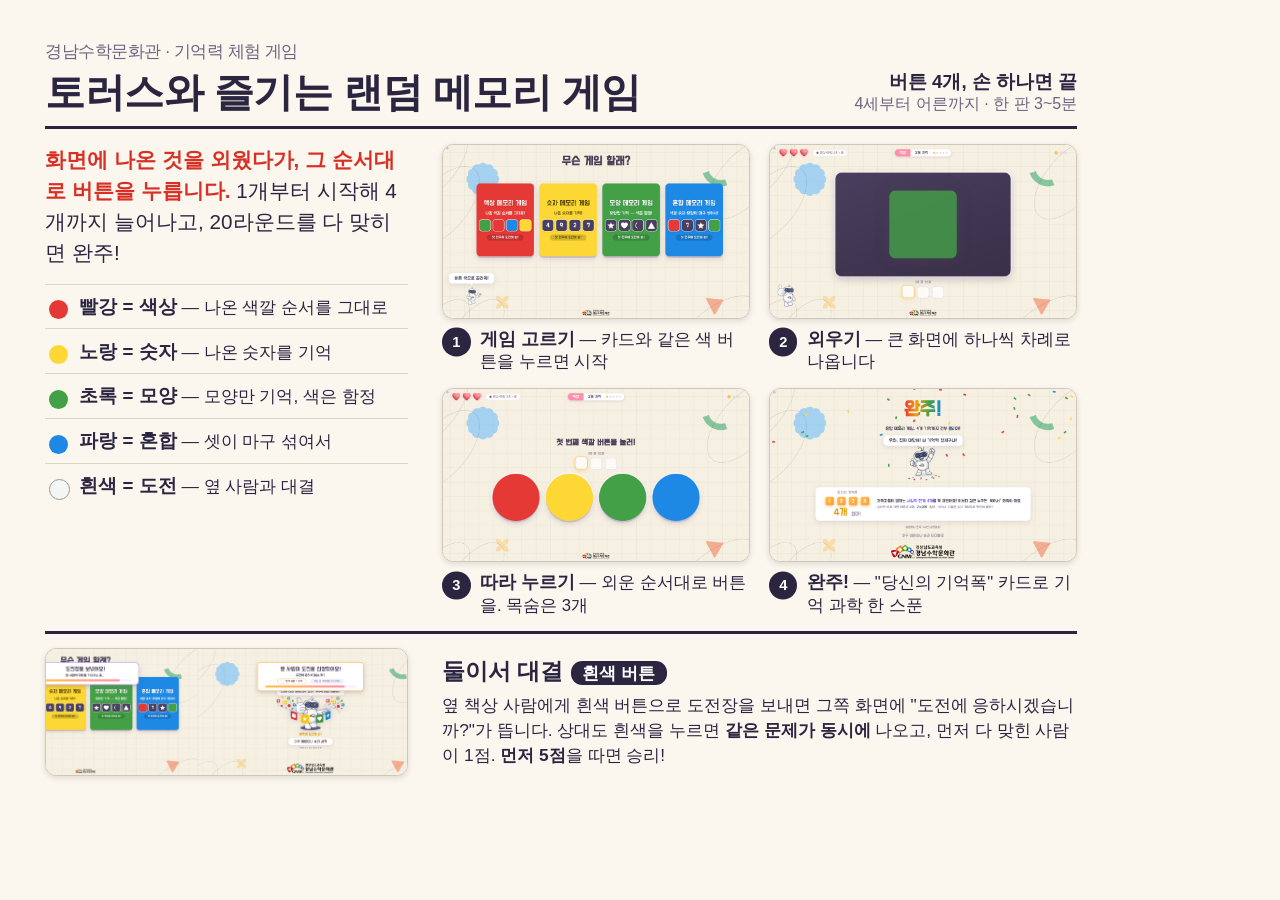
<file: docs/intro.html>
<!DOCTYPE html>
<html lang="ko">
<head>
<meta charset="utf-8">
<title>토러스와 즐기는 랜덤 메모리 게임 — 소개</title>
<style>
  @page { size: A4 landscape; margin: 0; }
  * { box-sizing: border-box; }
  html, body { margin: 0; }
  body { width: 297mm; height: 210mm; font-family: 'Malgun Gothic', 'Apple SD Gothic Neo', 'Noto Sans KR', sans-serif; color: #2b2540; background: #fbf7ef; overflow: hidden; }
  .page { width: 297mm; height: 210mm; padding: 11mm 12mm 9mm; display: grid; grid-template-columns: 96mm 1fr; grid-template-rows: auto 1fr auto; column-gap: 9mm; row-gap: 4mm; }
  header { grid-column: 1 / 3; display: flex; align-items: flex-end; justify-content: space-between; border-bottom: 3px solid #2b2540; padding-bottom: 3mm; }
  h1 { margin: 0; font-size: 30pt; line-height: 1.15; letter-spacing: -0.5px; }
  h1 small { display: block; font-size: 13pt; font-weight: normal; color: #6b6480; margin-bottom: 2mm; }
  .org { font-size: 12pt; color: #6b6480; text-align: right; line-height: 1.3; }
  .org b { color: #2b2540; font-size: 14pt; }
  .lead { font-size: 15.5pt; line-height: 1.5; margin: 0 0 4mm; }
  .lead b { color: #d93025; }
  .facts { list-style: none; padding: 0; margin: 0; font-size: 13pt; line-height: 1.45; }
  .facts li { padding: 2.2mm 0 2.2mm 9mm; position: relative; border-top: 1px solid #ddd6c6; }
  .facts li::before { content: ''; position: absolute; left: 1mm; top: 4.2mm; width: 5mm; height: 5mm; border-radius: 50%; }
  .facts li:nth-child(1)::before { background: #e53935; } .facts li:nth-child(2)::before { background: #fdd835; } .facts li:nth-child(3)::before { background: #43a047; } .facts li:nth-child(4)::before { background: #1e88e5; } .facts li:nth-child(5)::before { background: #f5f5f5; border: 1px solid #999; }
  .facts b { font-size: 14pt; }
  .steps { display: grid; grid-template-columns: 1fr 1fr; grid-template-rows: 1fr 1fr; gap: 4mm 5mm; }
  .step { display: flex; flex-direction: column; min-height: 0; }
  .shot { border-radius: 3mm; overflow: hidden; border: 1.5px solid #cfc7b8; box-shadow: 0 2px 6px rgba(0,0,0,.12); flex: 1; min-height: 0; background: #fff; }
  .shot img { width: 100%; height: 100%; object-fit: cover; display: block; }
  .cap { font-size: 12.5pt; line-height: 1.3; margin-top: 2mm; display: flex; gap: 2.5mm; align-items: baseline; }
  .cap .n { flex: none; width: 7.5mm; height: 7.5mm; border-radius: 50%; background: #2b2540; color: #fff; font-weight: bold; font-size: 11pt; display: inline-flex; align-items: center; justify-content: center; transform: translateY(1.5px); }
  .cap b { font-size: 13.5pt; }
  .vs { grid-column: 1 / 3; display: grid; grid-template-columns: 96mm 1fr; column-gap: 9mm; align-items: center; border-top: 3px solid #2b2540; padding-top: 3.5mm; }
  .vs .shot { height: 34mm; flex: none; }
  .vs .shot img { object-position: 82% 40%; }
  .vs h2 { margin: 0 0 1.5mm; font-size: 17pt; }
  .vs h2 span { color: #fff; background: #2b2540; border-radius: 3mm; padding: 0.5mm 3mm; font-size: 13pt; margin-left: 2mm; vertical-align: middle; }
  .vs p { margin: 0; font-size: 13pt; line-height: 1.45; }
</style>
</head>
<body>
<div class="page">
  <header>
    <h1><small>경남수학문화관 · 기억력 체험 게임</small>토러스와 즐기는 랜덤 메모리 게임</h1>
    <div class="org"><b>버튼 4개, 손 하나면 끝</b><br>4세부터 어른까지 · 한 판 3~5분</div>
  </header>

  <div>
    <p class="lead"><b>화면에 나온 것을 외웠다가, 그 순서대로 버튼을 누릅니다.</b> 1개부터 시작해 4개까지 늘어나고, 20라운드를 다 맞히면 완주!</p>
    <ul class="facts">
      <li><b>빨강 = 색상</b> — 나온 색깔 순서를 그대로</li>
      <li><b>노랑 = 숫자</b> — 나온 숫자를 기억</li>
      <li><b>초록 = 모양</b> — 모양만 기억, 색은 함정</li>
      <li><b>파랑 = 혼합</b> — 셋이 마구 섞여서</li>
      <li><b>흰색 = 도전</b> — 옆 사람과 대결</li>
    </ul>
  </div>

  <div class="steps">
    <div class="step"><div class="shot"><img src="intro/select.png" alt=""></div><div class="cap"><span class="n">1</span><span><b>게임 고르기</b> — 카드와 같은 색 버튼을 누르면 시작</span></div></div>
    <div class="step"><div class="shot"><img src="intro/present.png" alt=""></div><div class="cap"><span class="n">2</span><span><b>외우기</b> — 큰 화면에 하나씩 차례로 나옵니다</span></div></div>
    <div class="step"><div class="shot"><img src="intro/recall.png" alt=""></div><div class="cap"><span class="n">3</span><span><b>따라 누르기</b> — 외운 순서대로 버튼을. 목숨은 3개</span></div></div>
    <div class="step"><div class="shot"><img src="intro/allclear.png" alt=""></div><div class="cap"><span class="n">4</span><span><b>완주!</b> — "당신의 기억폭" 카드로 기억 과학 한 스푼</span></div></div>
  </div>

  <div class="vs">
    <div class="shot"><img src="intro/vs-challenge.png" alt=""></div>
    <div>
      <h2>둘이서 대결<span>흰색 버튼</span></h2>
      <p>옆 책상 사람에게 흰색 버튼으로 도전장을 보내면 그쪽 화면에 "도전에 응하시겠습니까?"가 뜹니다. 상대도 흰색을 누르면 <b>같은 문제가 동시에</b> 나오고, 먼저 다 맞힌 사람이 1점. <b>먼저 5점</b>을 따면 승리!</p>
    </div>
  </div>
</div>
</body>
</html>
</file>
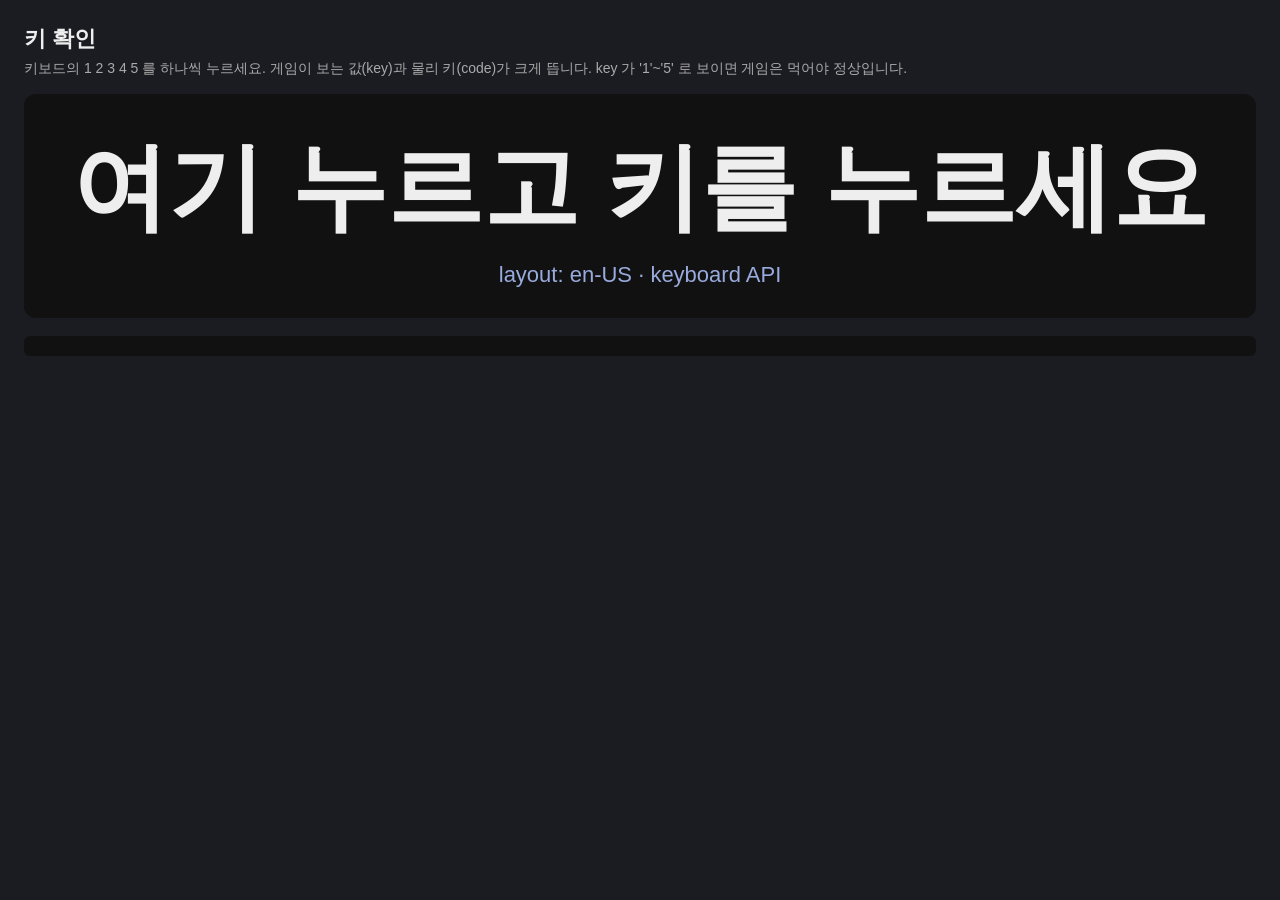
<file: docs/keytest.html>
<!DOCTYPE html>
<html lang="ko">
<head>
<meta charset="utf-8">
<title>키 확인 — 키보드가 뭘 보내는지</title>
<style>
  body { font-family: 'Malgun Gothic', sans-serif; background: #1b1b22; color: #eee; margin: 0; padding: 24px; }
  h1 { font-size: 22px; margin: 0 0 6px; }
  .sub { color: #aaa; font-size: 14px; margin-bottom: 16px; }
  .big { font-size: 96px; font-weight: bold; text-align: center; padding: 30px; background: #111; border-radius: 12px; min-height: 160px; }
  .big small { display: block; font-size: 22px; color: #9ad; font-weight: normal; margin-top: 8px; }
  .log { margin-top: 18px; font-family: monospace; font-size: 15px; color: #cfc; white-space: pre; background: #111; padding: 10px; border-radius: 6px; max-height: 45vh; overflow: auto; }
  .ok { color: #8f8; } .bad { color: #f88; }
</style>
</head>
<body>
<h1>키 확인</h1>
<div class="sub">키보드의 1 2 3 4 5 를 하나씩 누르세요. 게임이 보는 값(key)과 물리 키(code)가 크게 뜹니다. key 가 '1'~'5' 로 보이면 게임은 먹어야 정상입니다.</div>
<div class="big" id="big">여기 누르고 키를 누르세요<small>layout: <span id="lay">?</span></small></div>
<div class="log" id="log"></div>
<script type="module">
  import { CONFIG } from '/js/config.js';
  const big = document.getElementById('big'), log = document.getElementById('log');
  const lines = [];
  const seatOf = (k) => { for (let s = 0; s < CONFIG.KEY_MAPS.length; s++) { const b = CONFIG.KEY_MAPS[s][k.toLowerCase()]; if (b !== undefined) return `책상 ${s + 1} 버튼 ${b}`; } return null; };
  addEventListener('keydown', (e) => {
    const hit = seatOf(e.key);
    big.innerHTML = `${e.key === ' ' ? 'Space' : e.key}<small>code=${e.code} · keyCode=${e.keyCode} · ${hit ? '<span class="ok">게임 입력 OK → ' + hit + '</span>' : '<span class="bad">게임이 모르는 키</span>'}${e.ctrlKey ? ' · Ctrl' : ''}${e.altKey ? ' · Alt' : ''}${e.shiftKey ? ' · Shift' : ''}${e.isComposing ? ' · <span class="bad">입력기(IME) 조합 중!</span>' : ''}</small>`;
    lines.unshift(`${new Date().toLocaleTimeString()}  key=${JSON.stringify(e.key)} code=${e.code} keyCode=${e.keyCode} composing=${e.isComposing} ${hit ?? '-'}`);
    if (lines.length > 30) lines.pop();
    log.textContent = lines.join('\n');
  });
  addEventListener('compositionstart', () => { lines.unshift('!!! compositionstart — 입력기(IME)가 끼어들고 있음'); log.textContent = lines.join('\n'); });
  document.getElementById('lay').textContent = navigator.language + ' · ' + (navigator.keyboard ? 'keyboard API' : 'no keyboard API');
</script>
</body>
</html>
</file>
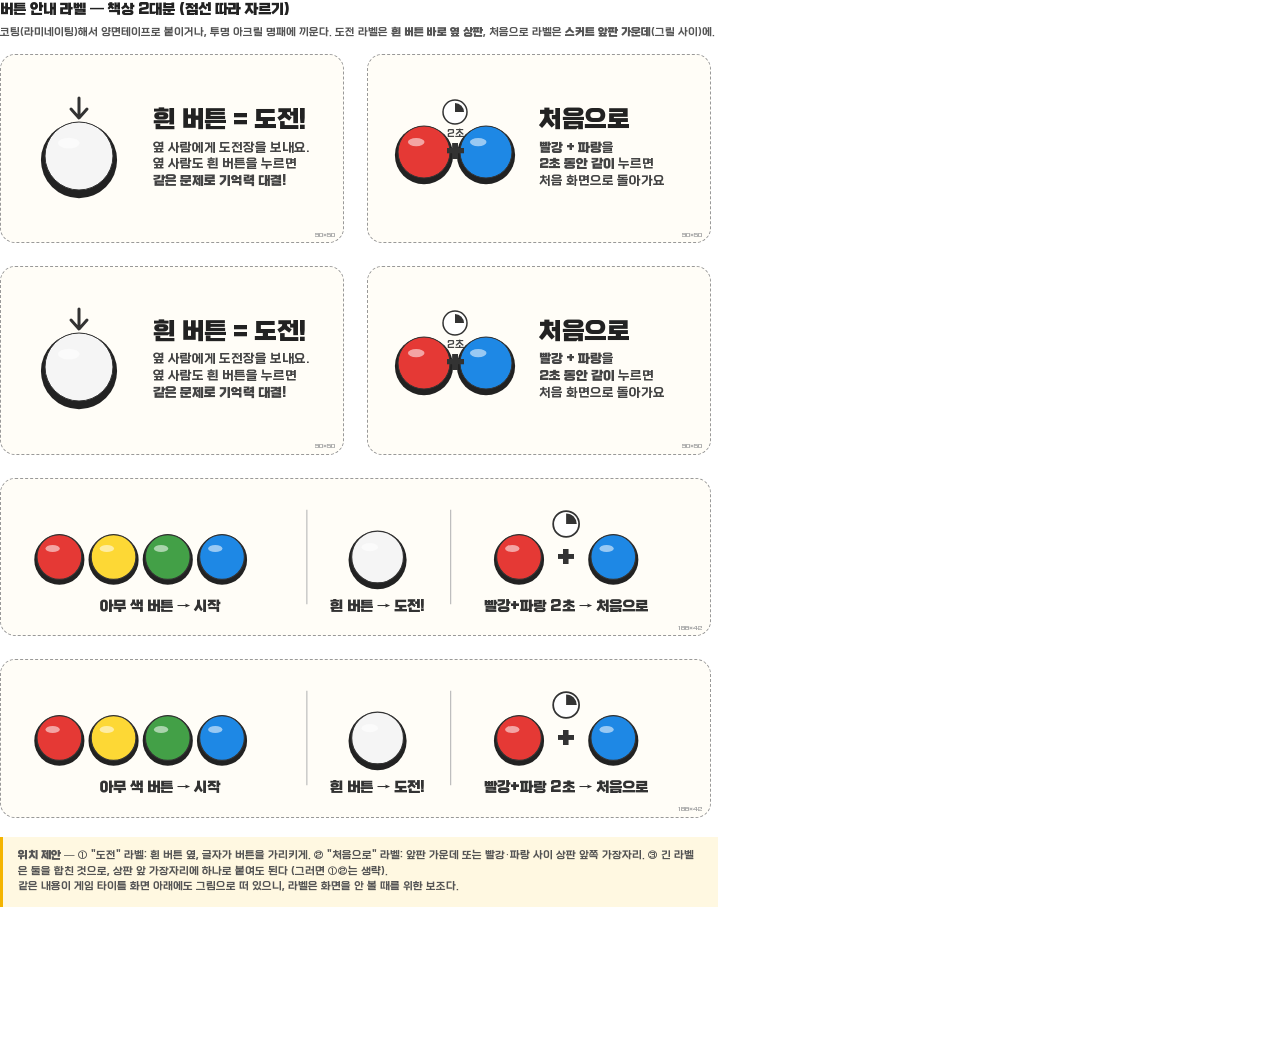
<file: docs/labels.html>
<!DOCTYPE html>
<html lang="ko">
<head>
<meta charset="utf-8">
<title>버튼 안내 라벨 — 책상에 붙이는 것</title>
<style>
  @page { size: A4 portrait; margin: 10mm; }
  /* 이사만루체 (공게임즈 × 폰트릭스, 상업적 이용 무료) — docs/fonts/ 에 동봉, 오프라인에서도 동작 */
  @font-face { font-family: 'esamanru'; font-weight: 300; src: url('fonts/GongGothicLight.woff') format('woff'); }
  @font-face { font-family: 'esamanru'; font-weight: 500; src: url('fonts/GongGothicMedium.woff') format('woff'); }
  @font-face { font-family: 'esamanru'; font-weight: 700; src: url('fonts/GongGothicBold.woff') format('woff'); }
  * { box-sizing: border-box; }
  body { font-family: 'esamanru', 'Malgun Gothic', 'Apple SD Gothic Neo', 'Noto Sans KR', sans-serif; color: #222; margin: 0; }
  .page { width: 190mm; height: 277mm; padding: 0; }
  h1 { font-size: 14px; margin: 0 0 2mm; }
  .sub { font-size: 10.5px; color: #555; margin-bottom: 4mm; line-height: 1.4; }
  .sheet { display: flex; flex-wrap: wrap; gap: 6mm; width: 190mm; }
  .label { border: 0.4mm dashed #999; border-radius: 4mm; background: #fffdf7; display: flex; align-items: center; gap: 5mm; padding: 5mm 6mm; position: relative; }
  .label::after { content: attr(data-size); position: absolute; right: 2mm; bottom: 1mm; font-size: 7px; color: #aaa; }
  .big { font-size: 24px; font-weight: 700; line-height: 1.1; letter-spacing: -0.5px; }
  .small { font-size: 12.5px; font-weight: 500; color: #444; margin-top: 1.5mm; line-height: 1.35; white-space: nowrap; }
  .label > div { min-width: 0; }
  b { font-weight: 700; }
  .sub, .note { font-weight: 500; }
  .l-challenge { width: 91mm; height: 50mm; }
  .l-home { width: 91mm; height: 50mm; }
  .l-wide { width: 188mm; height: 42mm; }
  svg { flex: none; }
  .note { font-size: 10.5px; color: #555; margin-top: 5mm; line-height: 1.5; background: #fff8e1; border-left: 3px solid #f4b400; padding: 3mm 4mm; }
</style>
</head>
<body>
<div class="page">
  <h1>버튼 안내 라벨 — 책상 2대분 (점선 따라 자르기)</h1>
  <div class="sub">코팅(라미네이팅)해서 양면테이프로 붙이거나, 투명 아크릴 명패에 끼운다. 도전 라벨은 <b>흰 버튼 바로 옆 상판</b>, 처음으로 라벨은 <b>스커트 앞판 가운데</b>(그릴 사이)에.</div>

  <div class="sheet" id="sheet"></div>

  <div class="note">
    <b>위치 제안</b> — ① "도전" 라벨: 흰 버튼 옆, 글자가 버튼을 가리키게. ② "처음으로" 라벨: 앞판 가운데 또는 빨강·파랑 사이 상판 앞쪽 가장자리. ③ 긴 라벨은 둘을 합친 것으로, 상판 앞 가장자리에 하나로 붙여도 된다 (그러면 ①②는 생략).<br>
    같은 내용이 게임 타이틀 화면 아래에도 그림으로 떠 있으니, 라벨은 화면을 안 볼 때를 위한 보조다.
  </div>
</div>
<script>
(() => {
  const NS = 'http://www.w3.org/2000/svg';
  const mk = (t, a, p) => { const n = document.createElementNS(NS, t); for (const [k, v] of Object.entries(a)) n.setAttribute(k, v); p.append(n); return n; };
  // 돔 버튼 그림 (위에서 본 모습)
  const dome = (svg, cx, cy, r, color, label) => {
    mk('circle', { cx, cy: cy + r * 0.12, r: r * 1.12, fill: '#222' }, svg);
    mk('circle', { cx, cy, r, fill: color, stroke: '#333', 'stroke-width': 1 }, svg);
    mk('ellipse', { cx: cx - r * 0.3, cy: cy - r * 0.38, rx: r * 0.32, ry: r * 0.16, fill: '#fff', opacity: 0.55 }, svg);
    if (label) { const t = mk('text', { x: cx, y: cy + r * 1.75, 'text-anchor': 'middle', 'font-size': r * 0.55, 'font-family': 'esamanru, Malgun Gothic, sans-serif', fill: '#444' }, svg); t.textContent = label; }
  };
  const hand = (svg, x, y, s = 1) => {   // 누르는 손가락 (단순)
    mk('path', { d: `M ${x} ${y} l 0 ${-26 * s} a ${5 * s} ${5 * s} 0 0 1 ${10 * s} 0 l 0 ${18 * s} l ${4 * s} ${-6 * s} a ${4 * s} ${4 * s} 0 0 1 ${7 * s} ${4 * s} l ${-6 * s} ${16 * s} q ${-4 * s} ${8 * s} ${-12 * s} ${8 * s} q ${-8 * s} 0 ${-10 * s} ${-8 * s} z`, fill: '#fde4c8', stroke: '#8a5a3a', 'stroke-width': 1.2 }, svg);
  };
  const svgEl = (w, h) => { const s = document.createElementNS(NS, 'svg'); s.setAttribute('width', w); s.setAttribute('height', h); s.setAttribute('viewBox', `0 0 ${w} ${h}`); return s; };

  const challenge = () => {
    const d = document.createElement('div'); d.className = 'label l-challenge'; d.dataset.size = '90×50';
    const s = svgEl(110, 110);
    dome(s, 55, 62, 34, '#f5f5f5');
    mk('path', { d: 'M 55 4 L 55 22 M 47 15 L 55 24 L 63 15', fill: 'none', stroke: '#333', 'stroke-width': 3, 'stroke-linecap': 'round', 'stroke-linejoin': 'round' }, s);
    d.append(s);
    const t = document.createElement('div');
    t.innerHTML = '<div class="big">흰 버튼 = 도전!</div><div class="small">옆 사람에게 도전장을 보내요.<br>옆 사람도 흰 버튼을 누르면<br><b>같은 문제로 기억력 대결!</b></div>';
    d.append(t); return d;
  };
  const home = () => {
    const d = document.createElement('div'); d.className = 'label l-home'; d.dataset.size = '90×50';
    const s = svgEl(130, 110);
    dome(s, 34, 58, 26, '#e53935'); dome(s, 96, 58, 26, '#1e88e5');
    const p = mk('text', { x: 65, y: 66, 'text-anchor': 'middle', 'font-size': 30, 'font-weight': 'bold', fill: '#333', 'font-family': 'esamanru, Malgun Gothic, sans-serif' }, s); p.textContent = '+';
    // 2초 표시
    mk('circle', { cx: 65, cy: 18, r: 12, fill: '#fff', stroke: '#333', 'stroke-width': 1.5 }, s);
    mk('path', { d: 'M 65 18 L 65 9 A 9 9 0 0 1 74 18 Z', fill: '#333' }, s);
    const t2 = mk('text', { x: 65, y: 42, 'text-anchor': 'middle', 'font-size': 10, fill: '#444', 'font-family': 'esamanru, Malgun Gothic, sans-serif' }, s); t2.textContent = '2초';
    d.append(s);
    const t = document.createElement('div');
    t.innerHTML = '<div class="big">처음으로</div><div class="small"><b>빨강 + 파랑</b>을<br><b>2초 동안 같이</b> 누르면<br>처음 화면으로 돌아가요</div>';
    d.append(t); return d;
  };
  const wide = () => {
    const d = document.createElement('div'); d.className = 'label l-wide'; d.dataset.size = '186×42';
    const s = svgEl(560, 100);
    s.setAttribute('width', 660); s.setAttribute('height', 118);
    const cols = ['#e53935', '#fdd835', '#43a047', '#1e88e5'];
    cols.forEach((c, i) => dome(s, 30 + i * 46, 50, 19, c));
    let t = mk('text', { x: 115, y: 95, 'text-anchor': 'middle', 'font-size': 12, fill: '#333', 'font-family': 'esamanru, Malgun Gothic, sans-serif', 'font-weight': 'bold' }, s); t.textContent = '아무 색 버튼 → 시작';
    mk('line', { x1: 240, y1: 10, x2: 240, y2: 90, stroke: '#bbb' }, s);
    dome(s, 300, 50, 22, '#f5f5f5');
    t = mk('text', { x: 300, y: 95, 'text-anchor': 'middle', 'font-size': 12, fill: '#333', 'font-family': 'esamanru, Malgun Gothic, sans-serif', 'font-weight': 'bold' }, s); t.textContent = '흰 버튼 → 도전!';
    mk('line', { x1: 362, y1: 10, x2: 362, y2: 90, stroke: '#bbb' }, s);
    dome(s, 420, 50, 19, '#e53935'); dome(s, 500, 50, 19, '#1e88e5');
    t = mk('text', { x: 460, y: 57, 'text-anchor': 'middle', 'font-size': 24, 'font-weight': 'bold', fill: '#333', 'font-family': 'esamanru, Malgun Gothic, sans-serif' }, s); t.textContent = '+';
    mk('circle', { cx: 460, cy: 22, r: 11, fill: '#fff', stroke: '#333', 'stroke-width': 1.5 }, s);
    mk('path', { d: 'M 460 22 L 460 13 A 9 9 0 0 1 469 22 Z', fill: '#333' }, s);
    t = mk('text', { x: 460, y: 95, 'text-anchor': 'middle', 'font-size': 12, fill: '#333', 'font-family': 'esamanru, Malgun Gothic, sans-serif', 'font-weight': 'bold' }, s); t.textContent = '빨강+파랑 2초 → 처음으로';
    d.append(s); return d;
  };
  const sheet = document.getElementById('sheet');
  sheet.append(challenge(), home(), challenge(), home(), wide(), wide());
})();
</script>
</body>
</html>
</file>
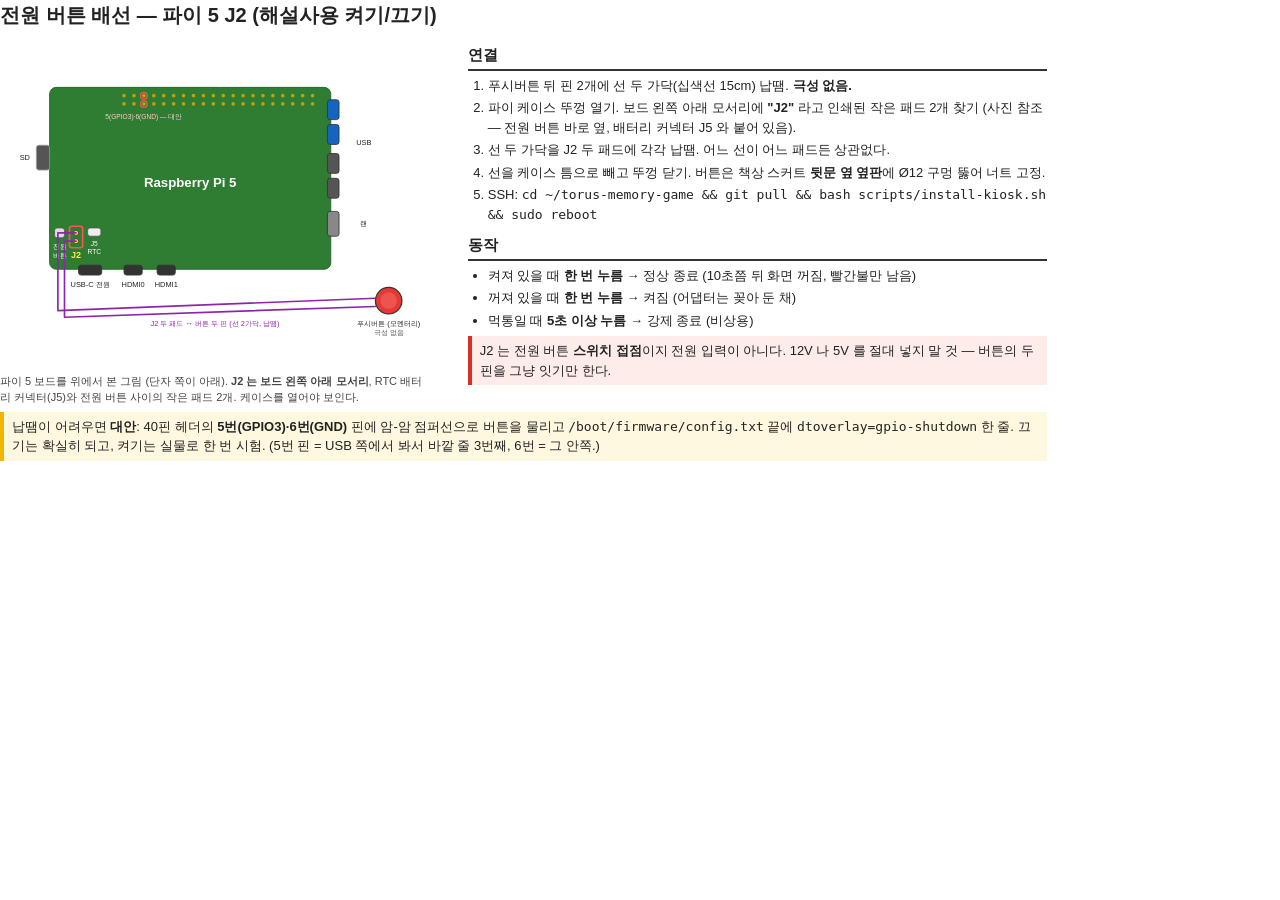
<file: docs/powerbutton.html>
<!DOCTYPE html>
<html lang="ko">
<head>
<meta charset="utf-8">
<title>전원 버튼 배선 — 파이 5 J2</title>
<style>
  @page { size: A4 landscape; margin: 10mm; }
  * { box-sizing: border-box; }
  body { font-family: 'Malgun Gothic', 'Apple SD Gothic Neo', sans-serif; color: #222; margin: 0; font-size: 13px; line-height: 1.5; }
  .page { width: 277mm; height: 190mm; overflow: hidden; }
  .row > div { flex: 1; min-width: 0; }
  h1 { font-size: 20px; margin: 0 0 4px; }
  h2 { font-size: 15px; margin: 10px 0 5px; border-bottom: 2px solid #333; padding-bottom: 2px; }
  .row { display: flex; gap: 10mm; align-items: flex-start; }
  figure { margin: 0; flex: none; }
  figcaption { font-size: 11px; color: #444; margin-top: 3px; }
  .note { background: #fff8e1; border-left: 4px solid #f4b400; padding: 5px 8px; margin: 6px 0; }
  .warn { background: #fdecea; border-left: 4px solid #d93025; padding: 5px 8px; margin: 6px 0; }
  ol { margin: 4px 0 4px 20px; padding: 0; }
  li { margin: 3px 0; }
</style>
</head>
<body>
<div class="page">
  <h1>전원 버튼 배선 — 파이 5 J2 (해설사용 켜기/끄기)</h1>
  <div class="row">
    <figure style="width:430px"><svg id="pi" width="430" height="330" viewBox="0 0 520 330"></svg><figcaption>파이 5 보드를 위에서 본 그림 (단자 쪽이 아래). <b>J2 는 보드 왼쪽 아래 모서리</b>, RTC 배터리 커넥터(J5)와 전원 버튼 사이의 작은 패드 2개. 케이스를 열어야 보인다.</figcaption></figure>
    <div>
      <h2>연결</h2>
      <ol>
        <li>푸시버튼 뒤 핀 2개에 선 두 가닥(십색선 15cm) 납땜. <b>극성 없음.</b></li>
        <li>파이 케이스 뚜껑 열기. 보드 왼쪽 아래 모서리에 <b>"J2"</b> 라고 인쇄된 작은 패드 2개 찾기 (사진 참조 — 전원 버튼 바로 옆, 배터리 커넥터 J5 와 붙어 있음).</li>
        <li>선 두 가닥을 J2 두 패드에 각각 납땜. 어느 선이 어느 패드든 상관없다.</li>
        <li>선을 케이스 틈으로 빼고 뚜껑 닫기. 버튼은 책상 스커트 <b>뒷문 옆 옆판</b>에 Ø12 구멍 뚫어 너트 고정.</li>
        <li>SSH: <code>cd ~/torus-memory-game &amp;&amp; git pull &amp;&amp; bash scripts/install-kiosk.sh &amp;&amp; sudo reboot</code></li>
      </ol>
      <h2>동작</h2>
      <ul style="margin:4px 0 4px 20px;padding:0">
        <li>켜져 있을 때 <b>한 번 누름</b> → 정상 종료 (10초쯤 뒤 화면 꺼짐, 빨간불만 남음)</li>
        <li>꺼져 있을 때 <b>한 번 누름</b> → 켜짐 (어댑터는 꽂아 둔 채)</li>
        <li>먹통일 때 <b>5초 이상 누름</b> → 강제 종료 (비상용)</li>
      </ul>
      <div class="warn">J2 는 전원 버튼 <b>스위치 접점</b>이지 전원 입력이 아니다. 12V 나 5V 를 절대 넣지 말 것 — 버튼의 두 핀을 그냥 잇기만 한다.</div>
    </div>
  </div>
  <div class="note">납땜이 어려우면 <b>대안</b>: 40핀 헤더의 <b>5번(GPIO3)·6번(GND)</b> 핀에 암-암 점퍼선으로 버튼을 물리고 <code>/boot/firmware/config.txt</code> 끝에 <code>dtoverlay=gpio-shutdown</code> 한 줄. 끄기는 확실히 되고, 켜기는 실물로 한 번 시험. (5번 핀 = USB 쪽에서 봐서 바깥 줄 3번째, 6번 = 그 안쪽.)</div>
</div>
<script>
(() => {
  const NS = 'http://www.w3.org/2000/svg';
  const mk = (t, a, p) => { const n = document.createElementNS(NS, t); for (const [k, v] of Object.entries(a)) n.setAttribute(k, v); p.append(n); return n; };
  const T = (s, x, y, t, o = {}) => { const n = mk('text', { x, y, 'font-size': o.size ?? 10, 'text-anchor': o.anchor ?? 'middle', fill: o.fill ?? '#222', 'font-family': 'Malgun Gothic, sans-serif', 'font-weight': o.bold ? 'bold' : 'normal' }, s); n.textContent = t; return n; };
  const R = (s, x, y, w, h, o = {}) => mk('rect', { x, y, width: w, height: h, rx: o.rx ?? 3, fill: o.fill ?? '#fff', stroke: o.stroke ?? '#333', 'stroke-width': o.sw ?? 1 }, s);
  const L = (s, pts, o = {}) => mk('path', { d: pts.map((p, i) => (i ? 'L' : 'M') + p[0] + ' ' + p[1]).join(' '), fill: 'none', stroke: o.stroke ?? '#333', 'stroke-width': o.sw ?? 2, 'stroke-linecap': 'round', 'stroke-linejoin': 'round' }, s);
  const s = document.getElementById('pi');
  // 보드
  R(s, 60, 30, 340, 220, { fill: '#2e7d32', stroke: '#1b5e20', rx: 8 });
  T(s, 230, 150, 'Raspberry Pi 5', { size: 16, fill: '#fff', bold: true });
  // 아래 변: USB-C, HDMI0, HDMI1
  R(s, 95, 245, 28, 12, { fill: '#333' }); T(s, 109, 272, 'USB-C 전원', { size: 9 });
  R(s, 150, 245, 22, 12, { fill: '#333' }); T(s, 161, 272, 'HDMI0', { size: 9 });
  R(s, 190, 245, 22, 12, { fill: '#333' }); T(s, 201, 272, 'HDMI1', { size: 9 });
  // 오른쪽: USB, LAN
  R(s, 396, 45, 14, 24, { fill: '#1565c0' }); R(s, 396, 75, 14, 24, { fill: '#1565c0' }); R(s, 396, 110, 14, 24, { fill: '#555' }); R(s, 396, 140, 14, 24, { fill: '#555' }); R(s, 396, 180, 14, 30, { fill: '#888' });
  T(s, 440, 100, 'USB', { size: 9 }); T(s, 440, 198, '랜', { size: 9 });
  // 40핀 헤더 (위 변)
  for (let i = 0; i < 20; i++) { mk('circle', { cx: 150 + i * 12, cy: 40, r: 2.2, fill: '#c8a000' }, s); mk('circle', { cx: 150 + i * 12, cy: 50, r: 2.2, fill: '#c8a000' }, s); }
  T(s, 270, 28, '40핀 헤더', { size: 9, fill: '#fff' });
  mk('circle', { cx: 150 + 2 * 12, cy: 40, r: 4, fill: 'none', stroke: '#ff5252', 'stroke-width': 1.5 }, s);
  mk('circle', { cx: 150 + 2 * 12, cy: 50, r: 4, fill: 'none', stroke: '#ff5252', 'stroke-width': 1.5 }, s);
  T(s, 174, 68, '5(GPIO3)·6(GND) — 대안', { size: 8, fill: '#ffcdd2' });
  // 왼쪽 아래 모서리: 전원 버튼, J2, J5(RTC)
  R(s, 66, 200, 12, 12, { fill: '#ddd', stroke: '#555' }); T(s, 72, 226, '전원', { size: 8, fill: '#fff' }); T(s, 72, 236, '버튼', { size: 8, fill: '#fff' });
  mk('circle', { cx: 92, cy: 206, r: 3, fill: '#ffd54f', stroke: '#333', 'stroke-width': 0.8 }, s);
  mk('circle', { cx: 92, cy: 216, r: 3, fill: '#ffd54f', stroke: '#333', 'stroke-width': 0.8 }, s);
  mk('rect', { x: 84, y: 198, width: 16, height: 26, rx: 3, fill: 'none', stroke: '#ff5252', 'stroke-width': 2 }, s);
  T(s, 92, 236, 'J2', { size: 11, fill: '#ffeb3b', bold: true });
  R(s, 106, 200, 16, 10, { fill: '#eee', stroke: '#555' }); T(s, 114, 222, 'J5', { size: 8, fill: '#fff' }); T(s, 114, 232, 'RTC', { size: 8, fill: '#fff' });
  // SD (왼쪽 밑면)
  R(s, 44, 100, 16, 30, { fill: '#555', stroke: '#999', 'stroke-dasharray': '2 1' }); T(s, 30, 118, 'SD', { size: 9 });
  // 버튼 + 선
  mk('circle', { cx: 470, cy: 288, r: 16, fill: '#e53935', stroke: '#333', 'stroke-width': 1.5 }, s);
  mk('circle', { cx: 470, cy: 288, r: 10, fill: '#ef5350', stroke: 'none' }, s);
  T(s, 470, 318, '푸시버튼 (모멘터리)', { size: 9 });
  T(s, 470, 329, '극성 없음', { size: 8, fill: '#555' });
  L(s, [[92, 206], [70, 206], [70, 300], [454, 285]], { stroke: '#8e24aa' });
  L(s, [[92, 216], [78, 216], [78, 308], [454, 295]], { stroke: '#8e24aa' });
  T(s, 260, 318, 'J2 두 패드 ↔ 버튼 두 핀 (선 2가닥, 납땜)', { size: 9, fill: '#8e24aa' });
})();
</script>
</body>
</html>
</file>
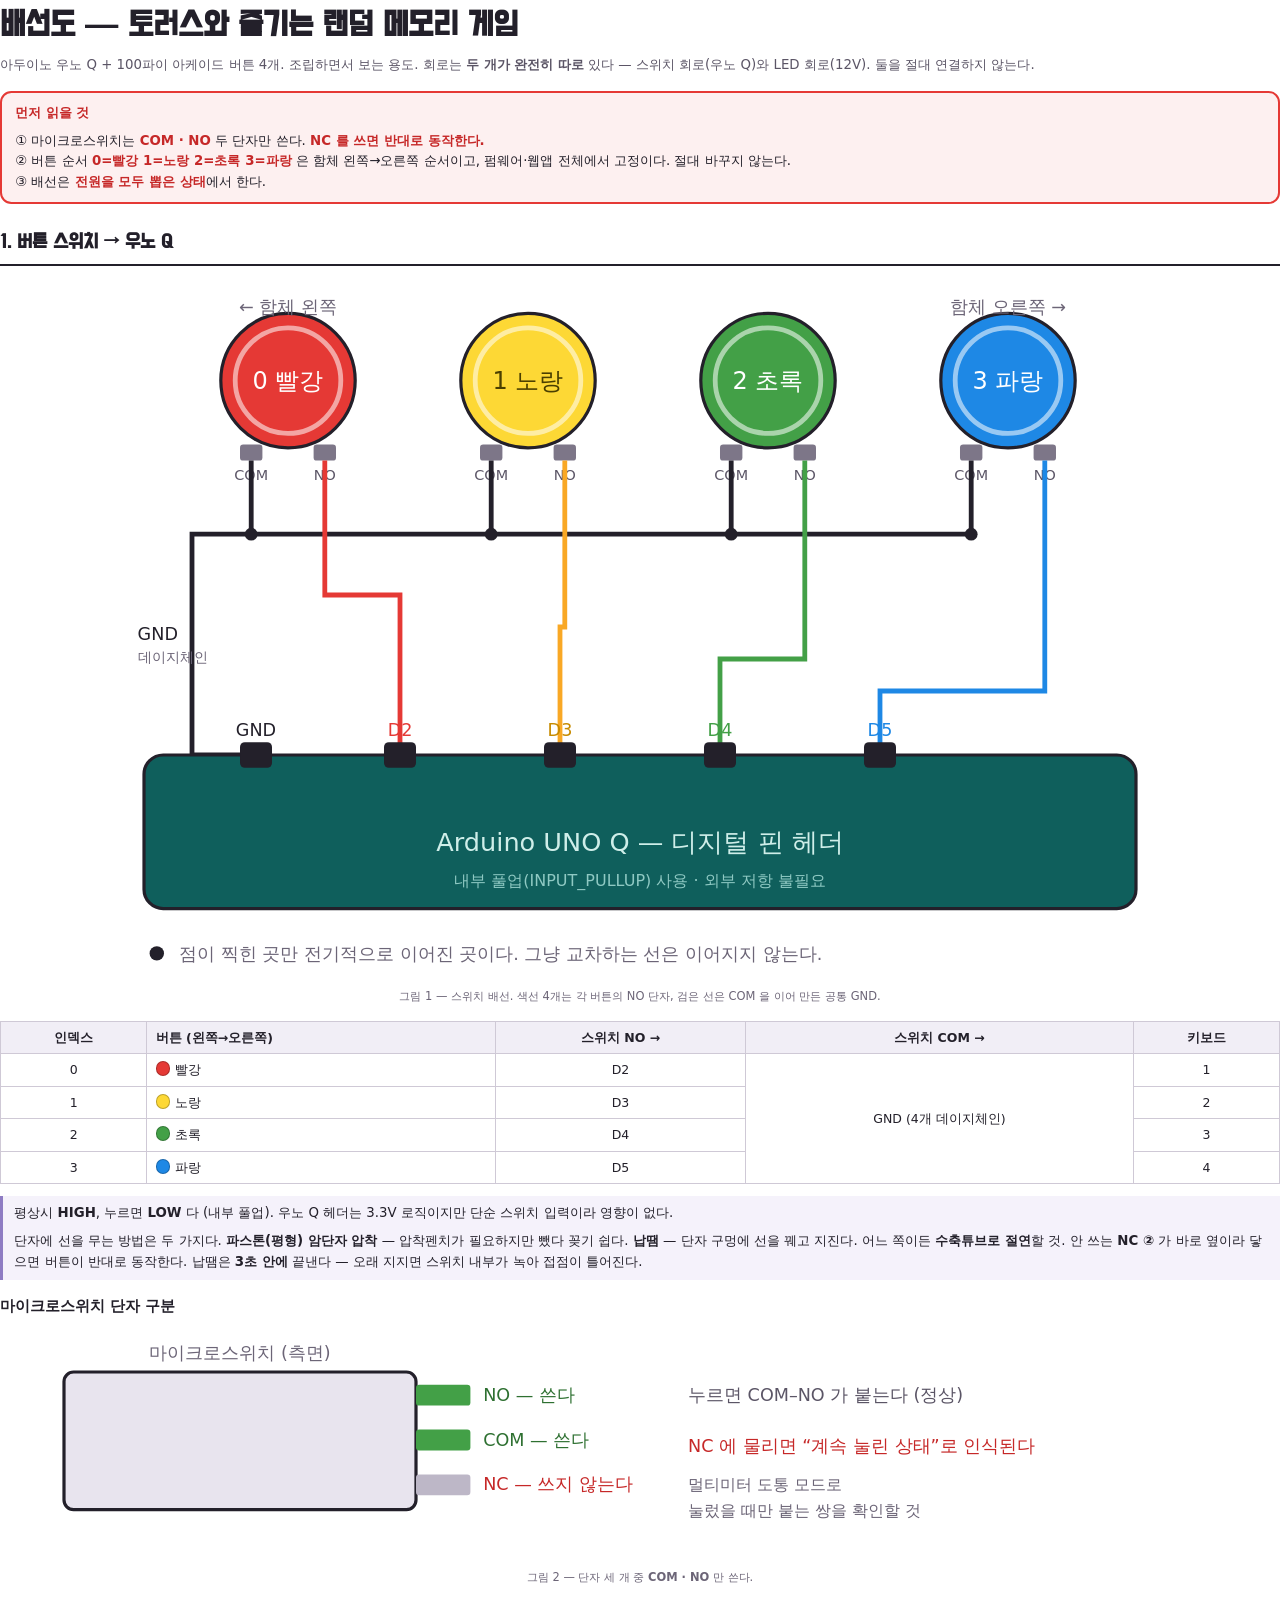
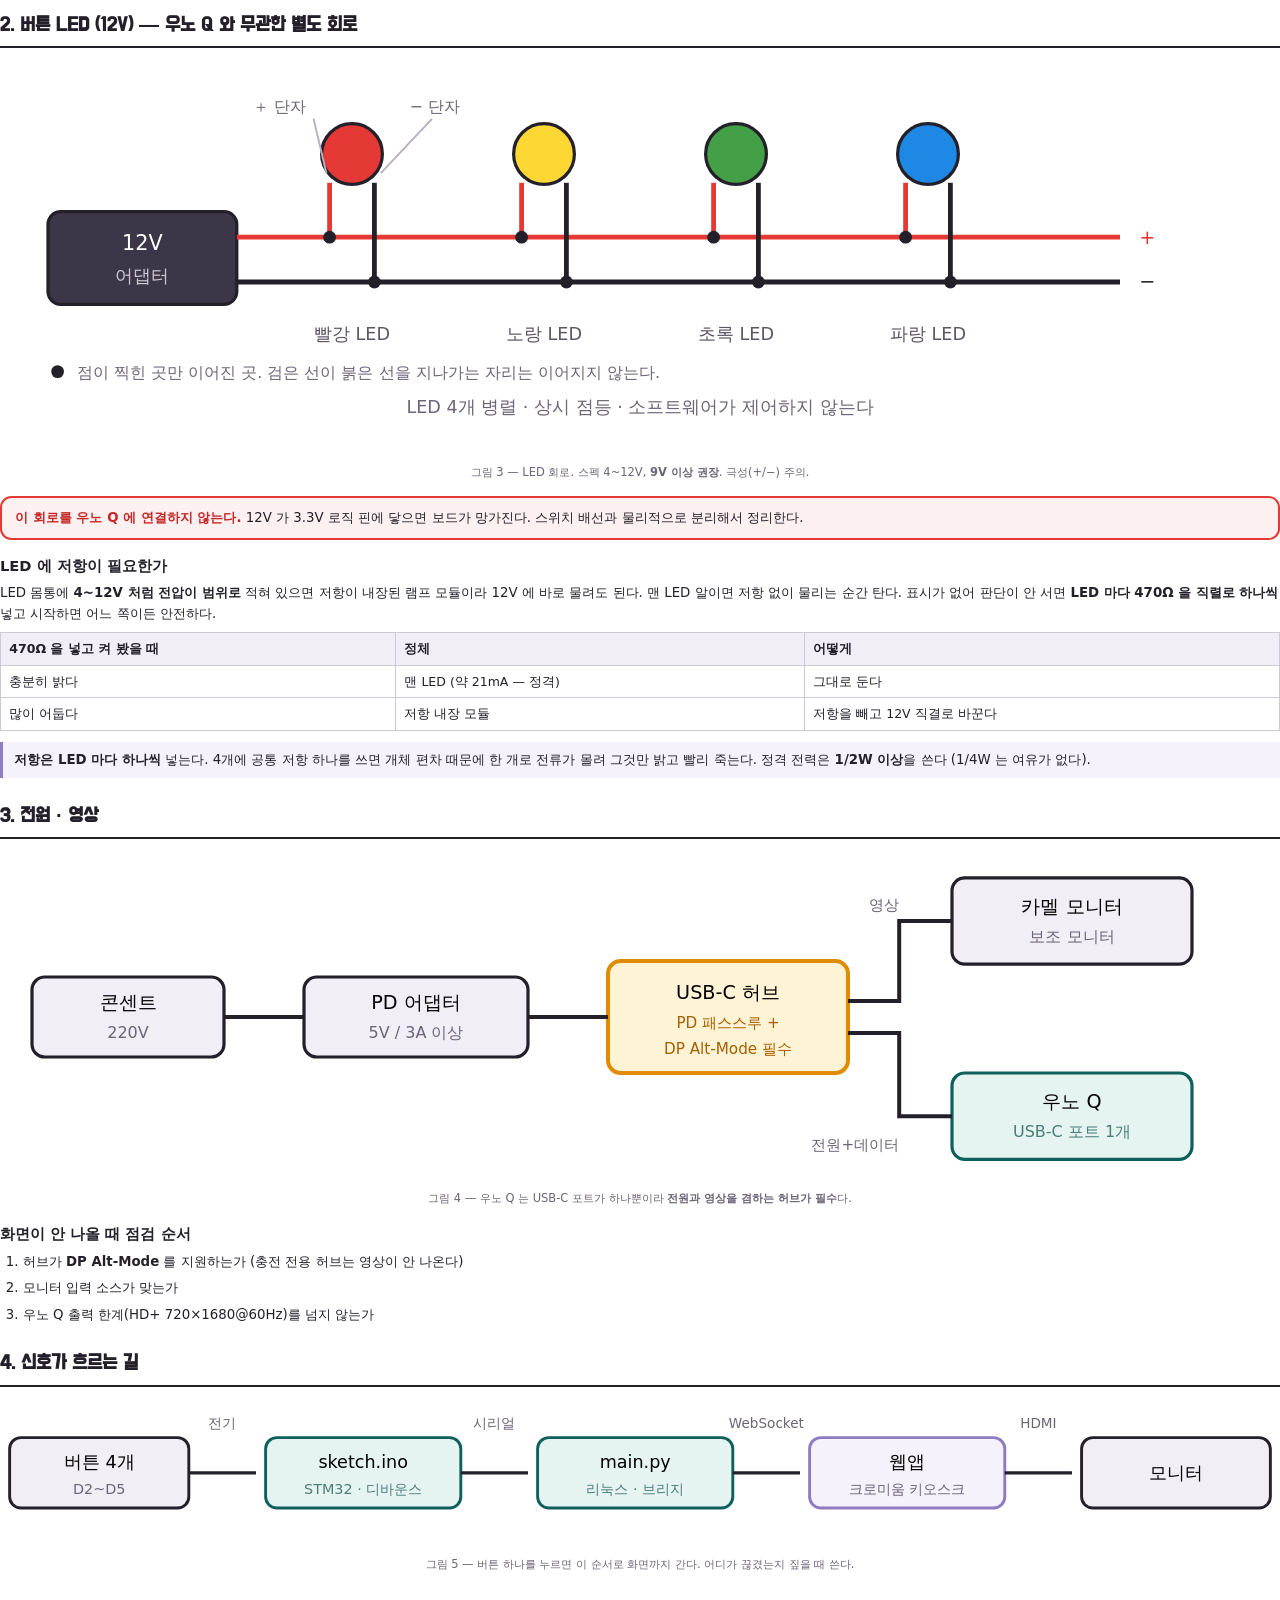
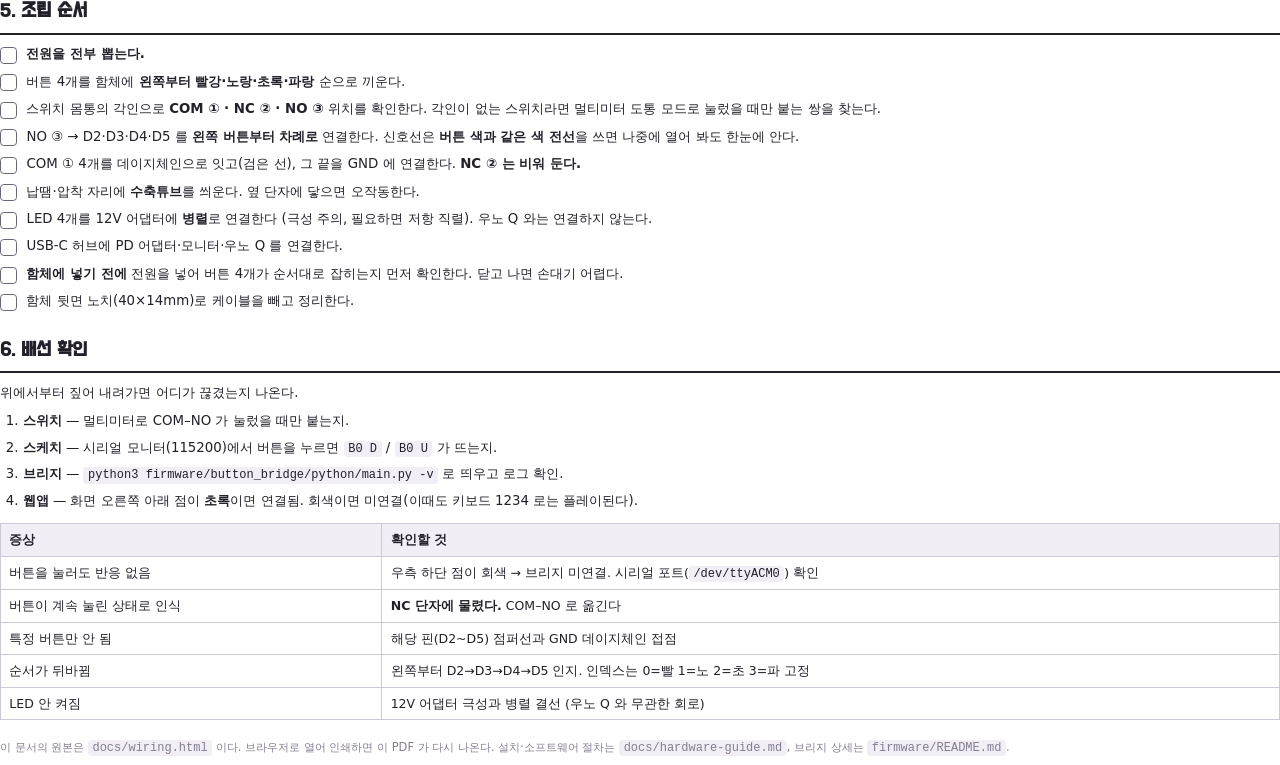
<file: docs/wiring.html>
<!DOCTYPE html>
<html lang="ko">
<head>
<meta charset="utf-8">
<title>배선도 — 토러스와 즐기는 랜덤 메모리 게임</title>

<!-- 게임의 웹폰트만 빌려 쓴다 (제목용). style.css 전체는 키오스크용이라 안 쓴다. -->
<style>
  @font-face {
    font-family: 'Do Hyeon';
    src: url('../fonts/DoHyeon-Regular.woff2') format('woff2');
    font-display: swap;
  }

  @page { size: A4; margin: 13mm 12mm; }

  html, body { background: #fff; }
  body {
    margin: 0;
    color: #23202a;
    font-family: system-ui, -apple-system, 'Apple SD Gothic Neo', 'Malgun Gothic', sans-serif;
    font-size: 10pt;
    line-height: 1.55;
  }

  .page { break-after: page; }
  .page:last-child { break-after: auto; }

  h1 { font-family: 'Do Hyeon', sans-serif; font-size: 25pt; margin: 0 0 1mm; }
  h2 {
    font-family: 'Do Hyeon', sans-serif; font-size: 15pt;
    margin: 6mm 0 2.5mm; padding-bottom: 1.5mm;
    border-bottom: 2px solid #23202a;
  }
  h3 { font-size: 11pt; margin: 4mm 0 1.5mm; }
  p  { margin: 0 0 2mm; }
  .lead { color: #5b5566; margin-bottom: 4mm; }

  figure { margin: 0 0 4mm; }
  figcaption {
    font-size: 8.6pt; color: #6c6577; margin-top: 1.5mm; text-align: center;
  }
  svg { width: 100%; height: auto; display: block; }

  table { border-collapse: collapse; width: 100%; font-size: 9.4pt; margin-bottom: 3mm; }
  th, td { border: 1px solid #cfc9d6; padding: 1.6mm 2.2mm; text-align: left; }
  th { background: #f1eef6; font-weight: 600; }
  td.c, th.c { text-align: center; }

  .swatch {
    display: inline-block; width: 3.4mm; height: 3.4mm; border-radius: 50%;
    border: 1px solid rgba(0,0,0,.25); vertical-align: -0.5mm; margin-right: 1.2mm;
  }

  .warn {
    border: 2px solid #e53935; border-radius: 3mm; padding: 2.5mm 3.5mm;
    background: #fdf0f0; margin: 0 0 4mm;
  }
  .warn strong { color: #c62828; }
  .note {
    border-left: 3px solid #8e7cc3; background: #f5f2fb;
    padding: 2mm 3mm; margin: 0 0 3.5mm;
  }
  .warn p:last-child, .note p:last-child { margin-bottom: 0; }

  ol.steps { margin: 0 0 3mm; padding-left: 6mm; }
  ol.steps li { margin-bottom: 1.6mm; }
  .check { list-style: none; padding-left: 0; margin: 0; }
  .check li { margin-bottom: 1.8mm; padding-left: 7mm; position: relative; }
  .check li::before {
    content: ''; position: absolute; left: 0; top: 0.7mm;
    width: 4mm; height: 4mm; border: 1.5px solid #6c6577; border-radius: 1mm;
  }

  code {
    font-family: ui-monospace, Menlo, Consolas, monospace;
    background: #f1eef6; padding: 0.3mm 1.2mm; border-radius: 1mm; font-size: 9pt;
  }
  .foot { margin-top: 5mm; font-size: 8.6pt; color: #857e91; }
</style>
</head>
<body>

<!-- ============================================================ 1쪽 -->
<section class="page">
  <h1>배선도 — 토러스와 즐기는 랜덤 메모리 게임</h1>
  <p class="lead">
    아두이노 우노 Q + 100파이 아케이드 버튼 4개. 조립하면서 보는 용도.
    회로는 <strong>두 개가 완전히 따로</strong> 있다 — 스위치 회로(우노 Q)와 LED 회로(12V).
    둘을 절대 연결하지 않는다.
  </p>

  <div class="warn">
    <p><strong>먼저 읽을 것</strong></p>
    <p>
      ① 마이크로스위치는 <strong>COM · NO</strong> 두 단자만 쓴다. <strong>NC 를 쓰면 반대로 동작한다.</strong><br>
      ② 버튼 순서 <strong>0=빨강 1=노랑 2=초록 3=파랑</strong> 은 함체 왼쪽→오른쪽 순서이고,
         펌웨어·웹앱 전체에서 고정이다. 절대 바꾸지 않는다.<br>
      ③ 배선은 <strong>전원을 모두 뽑은 상태</strong>에서 한다.
    </p>
  </div>

  <h2>1. 버튼 스위치 → 우노 Q</h2>

  <figure>
    <svg viewBox="0 0 800 442" role="img" aria-label="버튼 4개의 스위치 배선도">
      <defs>
        <marker id="dot" markerWidth="7" markerHeight="7" refX="3.5" refY="3.5">
          <circle cx="3.5" cy="3.5" r="3" fill="#23202a"/>
        </marker>
      </defs>

      <!-- 버튼 4개 -->
      <g font-family="system-ui" font-size="13" text-anchor="middle">
        <!-- 빨강 -->
        <circle cx="180" cy="66" r="42" fill="#e53935" stroke="#23202a" stroke-width="2"/>
        <circle cx="180" cy="66" r="33" fill="none" stroke="rgba(255,255,255,.55)" stroke-width="3"/>
        <text x="180" y="71" fill="#fff" font-size="15">0 빨강</text>
        <!-- 노랑 -->
        <circle cx="330" cy="66" r="42" fill="#fdd835" stroke="#23202a" stroke-width="2"/>
        <circle cx="330" cy="66" r="33" fill="none" stroke="rgba(255,255,255,.55)" stroke-width="3"/>
        <text x="330" y="71" fill="#4a3f00" font-size="15">1 노랑</text>
        <!-- 초록 -->
        <circle cx="480" cy="66" r="42" fill="#43a047" stroke="#23202a" stroke-width="2"/>
        <circle cx="480" cy="66" r="33" fill="none" stroke="rgba(255,255,255,.55)" stroke-width="3"/>
        <text x="480" y="71" fill="#fff" font-size="15">2 초록</text>
        <!-- 파랑 -->
        <circle cx="630" cy="66" r="42" fill="#1e88e5" stroke="#23202a" stroke-width="2"/>
        <circle cx="630" cy="66" r="33" fill="none" stroke="rgba(255,255,255,.55)" stroke-width="3"/>
        <text x="630" y="71" fill="#fff" font-size="15">3 파랑</text>
      </g>

      <text x="180" y="24" text-anchor="middle" font-size="11" fill="#6c6577">← 함체 왼쪽</text>
      <text x="630" y="24" text-anchor="middle" font-size="11" fill="#6c6577">함체 오른쪽 →</text>

      <!-- 단자 (COM 왼쪽, NO 오른쪽) -->
      <g font-size="10" text-anchor="middle" font-family="system-ui">
        <g fill="#23202a">
          <rect x="150" y="106" width="14" height="10" rx="2" fill="#7d7688"/>
          <rect x="196" y="106" width="14" height="10" rx="2" fill="#7d7688"/>
          <rect x="300" y="106" width="14" height="10" rx="2" fill="#7d7688"/>
          <rect x="346" y="106" width="14" height="10" rx="2" fill="#7d7688"/>
          <rect x="450" y="106" width="14" height="10" rx="2" fill="#7d7688"/>
          <rect x="496" y="106" width="14" height="10" rx="2" fill="#7d7688"/>
          <rect x="600" y="106" width="14" height="10" rx="2" fill="#7d7688"/>
          <rect x="646" y="106" width="14" height="10" rx="2" fill="#7d7688"/>
        </g>
        <g fill="#5b5566" font-size="9">
          <text x="157" y="128">COM</text><text x="203" y="128">NO</text>
          <text x="307" y="128">COM</text><text x="353" y="128">NO</text>
          <text x="457" y="128">COM</text><text x="503" y="128">NO</text>
          <text x="607" y="128">COM</text><text x="653" y="128">NO</text>
        </g>
      </g>

      <!-- GND 데이지체인 (COM 끼리 이어 하나로) -->
      <path d="M157 116 V162 H607 V116" fill="none" stroke="#23202a" stroke-width="3"/>
      <path d="M307 116 V162 M457 116 V162" fill="none" stroke="#23202a" stroke-width="3"/>
      <path d="M157 162 H120 V300 H160" fill="none" stroke="#23202a" stroke-width="3"/>
      <g fill="#23202a">
        <circle cx="307" cy="162" r="4"/><circle cx="457" cy="162" r="4"/>
        <circle cx="157" cy="162" r="4"/><circle cx="607" cy="162" r="4"/>
      </g>
      <text x="86" y="228" font-size="11" fill="#23202a" font-family="system-ui">GND</text>
      <text x="86" y="242" font-size="9" fill="#6c6577" font-family="system-ui">데이지체인</text>

      <!-- 신호선 (NO → D2~D5) -->
      <path d="M203 116 V200 H250 V300" fill="none" stroke="#e53935" stroke-width="3"/>
      <path d="M353 116 V220 H350 V300" fill="none" stroke="#f9a825" stroke-width="3"/>
      <path d="M503 116 V240 H450 V300" fill="none" stroke="#43a047" stroke-width="3"/>
      <path d="M653 116 V260 H550 V300" fill="none" stroke="#1e88e5" stroke-width="3"/>

      <!-- 보드 -->
      <rect x="90" y="300" width="620" height="96" rx="12" fill="#0f5f5c" stroke="#23202a" stroke-width="2"/>
      <text x="400" y="360" text-anchor="middle" font-size="16" fill="#cfeee9"
            font-family="system-ui">Arduino UNO Q — 디지털 핀 헤더</text>
      <text x="400" y="382" text-anchor="middle" font-size="10" fill="#8fc9c3"
            font-family="system-ui">내부 풀업(INPUT_PULLUP) 사용 · 외부 저항 불필요</text>

      <!-- 핀 소켓 -->
      <g font-family="system-ui" font-size="11" text-anchor="middle">
        <rect x="150" y="292" width="20" height="16" rx="3" fill="#23202a"/>
        <text x="160" y="288" fill="#23202a">GND</text>
        <rect x="240" y="292" width="20" height="16" rx="3" fill="#23202a"/>
        <text x="250" y="288" fill="#e53935">D2</text>
        <rect x="340" y="292" width="20" height="16" rx="3" fill="#23202a"/>
        <text x="350" y="288" fill="#c78b00">D3</text>
        <rect x="440" y="292" width="20" height="16" rx="3" fill="#23202a"/>
        <text x="450" y="288" fill="#43a047">D4</text>
        <rect x="540" y="292" width="20" height="16" rx="3" fill="#23202a"/>
        <text x="550" y="288" fill="#1e88e5">D5</text>
      </g>

      <!-- 범례 (보드 아래 빈 자리에 둔다 — 배선 위에 겹치면 읽기 어렵다) -->
      <g font-family="system-ui" font-size="11" fill="#6c6577">
        <circle cx="98" cy="424" r="4.5" fill="#23202a"/>
        <text x="112" y="428">점이 찍힌 곳만 전기적으로 이어진 곳이다. 그냥 교차하는 선은 이어지지 않는다.</text>
      </g>
    </svg>
    <figcaption>그림 1 — 스위치 배선. 색선 4개는 각 버튼의 NO 단자, 검은 선은 COM 을 이어 만든 공통 GND.</figcaption>
  </figure>

  <table>
    <tr>
      <th class="c">인덱스</th><th>버튼 (왼쪽→오른쪽)</th>
      <th class="c">스위치 NO →</th><th class="c">스위치 COM →</th><th class="c">키보드</th>
    </tr>
    <tr><td class="c">0</td><td><span class="swatch" style="background:#e53935"></span>빨강</td>
        <td class="c">D2</td><td class="c" rowspan="4">GND (4개 데이지체인)</td><td class="c">1</td></tr>
    <tr><td class="c">1</td><td><span class="swatch" style="background:#fdd835"></span>노랑</td>
        <td class="c">D3</td><td class="c">2</td></tr>
    <tr><td class="c">2</td><td><span class="swatch" style="background:#43a047"></span>초록</td>
        <td class="c">D4</td><td class="c">3</td></tr>
    <tr><td class="c">3</td><td><span class="swatch" style="background:#1e88e5"></span>파랑</td>
        <td class="c">D5</td><td class="c">4</td></tr>
  </table>

  <div class="note">
    <p>
      평상시 <strong>HIGH</strong>, 누르면 <strong>LOW</strong> 다 (내부 풀업).
      우노 Q 헤더는 3.3V 로직이지만 단순 스위치 입력이라 영향이 없다.
    </p>
    <p>
      단자에 선을 무는 방법은 두 가지다. <strong>파스톤(평형) 암단자 압착</strong> — 압착펜치가
      필요하지만 뺐다 꽂기 쉽다. <strong>납땜</strong> — 단자 구멍에 선을 꿰고 지진다.
      어느 쪽이든 <strong>수축튜브로 절연</strong>할 것. 안 쓰는 <strong>NC ②</strong> 가
      바로 옆이라 닿으면 버튼이 반대로 동작한다.
      납땜은 <strong>3초 안에</strong> 끝낸다 — 오래 지지면 스위치 내부가 녹아 접점이 틀어진다.
    </p>
  </div>

  <h3>마이크로스위치 단자 구분</h3>
  <figure>
    <svg viewBox="0 0 800 150" role="img" aria-label="마이크로스위치 단자 COM NO NC 구분">
      <rect x="40" y="30" width="220" height="86" rx="6" fill="#e8e4ee" stroke="#23202a" stroke-width="2"/>
      <text x="150" y="22" text-anchor="middle" font-size="11" fill="#6c6577" font-family="system-ui">마이크로스위치 (측면)</text>
      <g font-family="system-ui" font-size="11" text-anchor="start">
        <rect x="260" y="38" width="34" height="13" rx="2" fill="#43a047"/>
        <text x="302" y="48" fill="#2e7031">NO — 쓴다</text>
        <rect x="260" y="66" width="34" height="13" rx="2" fill="#43a047"/>
        <text x="302" y="76" fill="#2e7031">COM — 쓴다</text>
        <rect x="260" y="94" width="34" height="13" rx="2" fill="#bdb7c7"/>
        <text x="302" y="104" fill="#c62828">NC — 쓰지 않는다</text>
      </g>
      <g font-family="system-ui" text-anchor="start">
        <text x="430" y="48" font-size="11" fill="#5b5566">누르면 COM–NO 가 붙는다 (정상)</text>
        <text x="430" y="80" font-size="11" fill="#c62828">NC 에 물리면 “계속 눌린 상태”로 인식된다</text>
        <text x="430" y="104" font-size="10" fill="#6c6577">멀티미터 도통 모드로</text>
        <text x="430" y="120" font-size="10" fill="#6c6577">눌렀을 때만 붙는 쌍을 확인할 것</text>
      </g>
    </svg>
    <figcaption>그림 2 — 단자 세 개 중 <strong>COM · NO</strong> 만 쓴다.</figcaption>
  </figure>
</section>

<!-- ============================================================ 2쪽 -->
<section class="page">
  <h2>2. 버튼 LED (12V) — 우노 Q 와 무관한 별도 회로</h2>

  <figure>
    <svg viewBox="0 0 800 250" role="img" aria-label="LED 12V 병렬 배선도">
      <!-- 어댑터 -->
      <rect x="30" y="96" width="118" height="58" rx="8" fill="#3d3548" stroke="#23202a" stroke-width="2"/>
      <text x="89" y="120" text-anchor="middle" font-size="13" fill="#fff" font-family="system-ui">12V</text>
      <text x="89" y="140" text-anchor="middle" font-size="11" fill="#cfc9d6" font-family="system-ui">어댑터</text>

      <!-- + / − 버스 -->
      <path d="M148 112 H700" fill="none" stroke="#e53935" stroke-width="3"/>
      <path d="M148 140 H700" fill="none" stroke="#23202a" stroke-width="3"/>
      <text x="712" y="116" font-size="12" fill="#e53935" font-family="system-ui">+</text>
      <text x="712" y="144" font-size="12" fill="#23202a" font-family="system-ui">−</text>

      <!-- LED 4개 병렬.
           LED 마다 다리가 둘 — 왼쪽 다리(+)는 위 버스에, 오른쪽 다리(−)는 아래 버스에.
           오른쪽 다리는 + 버스를 지나가지만 점이 없으므로 이어지지 않는다. -->
      <g font-family="system-ui" font-size="11" text-anchor="middle">
        <g><path d="M206 78 V112" stroke="#e53935" stroke-width="3" fill="none"/>
           <path d="M234 78 V140" stroke="#23202a" stroke-width="3" fill="none"/>
           <circle cx="220" cy="60" r="19" fill="#e53935" stroke="#23202a" stroke-width="2"/>
           <text x="220" y="176" fill="#5b5566">빨강 LED</text></g>
        <g><path d="M326 78 V112" stroke="#e53935" stroke-width="3" fill="none"/>
           <path d="M354 78 V140" stroke="#23202a" stroke-width="3" fill="none"/>
           <circle cx="340" cy="60" r="19" fill="#fdd835" stroke="#23202a" stroke-width="2"/>
           <text x="340" y="176" fill="#5b5566">노랑 LED</text></g>
        <g><path d="M446 78 V112" stroke="#e53935" stroke-width="3" fill="none"/>
           <path d="M474 78 V140" stroke="#23202a" stroke-width="3" fill="none"/>
           <circle cx="460" cy="60" r="19" fill="#43a047" stroke="#23202a" stroke-width="2"/>
           <text x="460" y="176" fill="#5b5566">초록 LED</text></g>
        <g><path d="M566 78 V112" stroke="#e53935" stroke-width="3" fill="none"/>
           <path d="M594 78 V140" stroke="#23202a" stroke-width="3" fill="none"/>
           <circle cx="580" cy="60" r="19" fill="#1e88e5" stroke="#23202a" stroke-width="2"/>
           <text x="580" y="176" fill="#5b5566">파랑 LED</text></g>
      </g>
      <g fill="#23202a">
        <circle cx="206" cy="112" r="4"/><circle cx="326" cy="112" r="4"/>
        <circle cx="446" cy="112" r="4"/><circle cx="566" cy="112" r="4"/>
        <circle cx="234" cy="140" r="4"/><circle cx="354" cy="140" r="4"/>
        <circle cx="474" cy="140" r="4"/><circle cx="594" cy="140" r="4"/>
      </g>
      <g font-family="system-ui" font-size="10" fill="#6c6577">
        <text x="158" y="34">＋ 단자</text>
        <text x="256" y="34">− 단자</text>
        <path d="M196 38 L204 72" stroke="#b7b0c2" stroke-width="1.2" fill="none"/>
        <path d="M270 38 L238 72" stroke="#b7b0c2" stroke-width="1.2" fill="none"/>
      </g>
      <text x="400" y="222" text-anchor="middle" font-size="11" fill="#6c6577" font-family="system-ui">
        LED 4개 병렬 · 상시 점등 · 소프트웨어가 제어하지 않는다</text>
      <g font-family="system-ui" font-size="10" fill="#6c6577">
        <circle cx="36" cy="196" r="4" fill="#23202a"/>
        <text x="48" y="200">점이 찍힌 곳만 이어진 곳. 검은 선이 붉은 선을 지나가는 자리는 이어지지 않는다.</text>
      </g>
    </svg>
    <figcaption>그림 3 — LED 회로. 스펙 4~12V, <strong>9V 이상 권장</strong>. 극성(+/−) 주의.</figcaption>
  </figure>

  <div class="warn">
    <p><strong>이 회로를 우노 Q 에 연결하지 않는다.</strong>
    12V 가 3.3V 로직 핀에 닿으면 보드가 망가진다. 스위치 배선과 물리적으로 분리해서 정리한다.</p>
  </div>

  <h3>LED 에 저항이 필요한가</h3>
  <p>
    LED 몸통에 <strong>4~12V 처럼 전압이 범위로</strong> 적혀 있으면 저항이 내장된 램프 모듈이라
    12V 에 바로 물려도 된다. 맨 LED 알이면 저항 없이 물리는 순간 탄다.
    표시가 없어 판단이 안 서면 <strong>LED 마다 470Ω 을 직렬로 하나씩</strong> 넣고 시작하면
    어느 쪽이든 안전하다.
  </p>
  <table>
    <tr><th>470Ω 을 넣고 켜 봤을 때</th><th>정체</th><th>어떻게</th></tr>
    <tr><td>충분히 밝다</td><td>맨 LED (약 21mA — 정격)</td><td>그대로 둔다</td></tr>
    <tr><td>많이 어둡다</td><td>저항 내장 모듈</td><td>저항을 빼고 12V 직결로 바꾼다</td></tr>
  </table>
  <div class="note">
    <p>
      <strong>저항은 LED 마다 하나씩</strong> 넣는다. 4개에 공통 저항 하나를 쓰면 개체 편차 때문에
      한 개로 전류가 몰려 그것만 밝고 빨리 죽는다.
      정격 전력은 <strong>1/2W 이상</strong>을 쓴다 (1/4W 는 여유가 없다).
    </p>
  </div>

  <h2>3. 전원 · 영상</h2>

  <figure>
    <svg viewBox="0 0 800 210" role="img" aria-label="전원과 영상 연결 계통도">
      <g font-family="system-ui" font-size="12" text-anchor="middle">
        <rect x="20" y="80" width="120" height="50" rx="8" fill="#f1eef6" stroke="#23202a" stroke-width="2"/>
        <text x="80" y="100">콘센트</text><text x="80" y="118" font-size="10" fill="#6c6577">220V</text>

        <rect x="190" y="80" width="140" height="50" rx="8" fill="#f1eef6" stroke="#23202a" stroke-width="2"/>
        <text x="260" y="100">PD 어댑터</text><text x="260" y="118" font-size="10" fill="#6c6577">5V / 3A 이상</text>

        <rect x="380" y="70" width="150" height="70" rx="8" fill="#fff3d6" stroke="#e08b00" stroke-width="2.5"/>
        <text x="455" y="94">USB-C 허브</text>
        <text x="455" y="112" font-size="9.5" fill="#a35f00">PD 패스스루 +</text>
        <text x="455" y="128" font-size="9.5" fill="#a35f00">DP Alt-Mode 필수</text>

        <rect x="595" y="18" width="150" height="54" rx="8" fill="#f1eef6" stroke="#23202a" stroke-width="2"/>
        <text x="670" y="40">카멜 모니터</text><text x="670" y="58" font-size="10" fill="#6c6577">보조 모니터</text>

        <rect x="595" y="140" width="150" height="54" rx="8" fill="#e6f4f1" stroke="#0f5f5c" stroke-width="2"/>
        <text x="670" y="162">우노 Q</text><text x="670" y="180" font-size="10" fill="#4a7d78">USB-C 포트 1개</text>
      </g>
      <g fill="none" stroke="#23202a" stroke-width="2.5">
        <path d="M140 105 H190"/>
        <path d="M330 105 H380"/>
        <path d="M530 95 H562 V45 H595"/>
        <path d="M530 115 H562 V167 H595"/>
      </g>
      <text x="562" y="38" font-size="9.5" fill="#6c6577" font-family="system-ui" text-anchor="end">영상</text>
      <text x="562" y="188" font-size="9.5" fill="#6c6577" font-family="system-ui" text-anchor="end">전원+데이터</text>
    </svg>
    <figcaption>그림 4 — 우노 Q 는 USB-C 포트가 하나뿐이라 <strong>전원과 영상을 겸하는 허브가 필수</strong>다.</figcaption>
  </figure>

  <h3>화면이 안 나올 때 점검 순서</h3>
  <ol class="steps">
    <li>허브가 <strong>DP Alt-Mode</strong> 를 지원하는가 (충전 전용 허브는 영상이 안 나온다)</li>
    <li>모니터 입력 소스가 맞는가</li>
    <li>우노 Q 출력 한계(HD+ 720×1680@60Hz)를 넘지 않는가</li>
  </ol>

  <h2>4. 신호가 흐르는 길</h2>
  <figure>
    <svg viewBox="0 0 800 96" role="img" aria-label="버튼 입력이 화면까지 전달되는 경로">
      <g font-family="system-ui" font-size="11" text-anchor="middle">
        <rect x="6" y="26" width="112" height="44" rx="7" fill="#f1eef6" stroke="#23202a" stroke-width="1.8"/>
        <text x="62" y="45">버튼 4개</text><text x="62" y="61" font-size="9" fill="#6c6577">D2~D5</text>

        <rect x="166" y="26" width="122" height="44" rx="7" fill="#e6f4f1" stroke="#0f5f5c" stroke-width="1.8"/>
        <text x="227" y="45">sketch.ino</text><text x="227" y="61" font-size="9" fill="#4a7d78">STM32 · 디바운스</text>

        <rect x="336" y="26" width="122" height="44" rx="7" fill="#e6f4f1" stroke="#0f5f5c" stroke-width="1.8"/>
        <text x="397" y="45">main.py</text><text x="397" y="61" font-size="9" fill="#4a7d78">리눅스 · 브리지</text>

        <rect x="506" y="26" width="122" height="44" rx="7" fill="#f5f2fb" stroke="#8e7cc3" stroke-width="1.8"/>
        <text x="567" y="45">웹앱</text><text x="567" y="61" font-size="9" fill="#6c6577">크로미움 키오스크</text>

        <rect x="676" y="26" width="118" height="44" rx="7" fill="#f1eef6" stroke="#23202a" stroke-width="1.8"/>
        <text x="735" y="52">모니터</text>
      </g>
      <g fill="none" stroke="#23202a" stroke-width="2">
        <path d="M118 48 H160"/><path d="M288 48 H330"/>
        <path d="M458 48 H500"/><path d="M628 48 H670"/>
      </g>
      <g font-family="system-ui" font-size="8.5" fill="#6c6577" text-anchor="middle">
        <text x="139" y="20">전기</text><text x="309" y="20">시리얼</text>
        <text x="479" y="20">WebSocket</text><text x="649" y="20">HDMI</text>
      </g>
    </svg>
    <figcaption>그림 5 — 버튼 하나를 누르면 이 순서로 화면까지 간다. 어디가 끊겼는지 짚을 때 쓴다.</figcaption>
  </figure>

  <h2>5. 조립 순서</h2>
  <ul class="check">
    <li><strong>전원을 전부 뽑는다.</strong></li>
    <li>버튼 4개를 함체에 <strong>왼쪽부터 빨강·노랑·초록·파랑</strong> 순으로 끼운다.</li>
    <li>스위치 몸통의 각인으로 <strong>COM ① · NC ② · NO ③</strong> 위치를 확인한다.
        각인이 없는 스위치라면 멀티미터 도통 모드로 눌렀을 때만 붙는 쌍을 찾는다.</li>
    <li>NO ③ → D2·D3·D4·D5 를 <strong>왼쪽 버튼부터 차례로</strong> 연결한다.
        신호선은 <strong>버튼 색과 같은 색 전선</strong>을 쓰면 나중에 열어 봐도 한눈에 안다.</li>
    <li>COM ① 4개를 데이지체인으로 잇고(검은 선), 그 끝을 GND 에 연결한다. <strong>NC ② 는 비워 둔다.</strong></li>
    <li>납땜·압착 자리에 <strong>수축튜브</strong>를 씌운다. 옆 단자에 닿으면 오작동한다.</li>
    <li>LED 4개를 12V 어댑터에 <strong>병렬</strong>로 연결한다 (극성 주의, 필요하면 저항 직렬).
        우노 Q 와는 연결하지 않는다.</li>
    <li>USB-C 허브에 PD 어댑터·모니터·우노 Q 를 연결한다.</li>
    <li><strong>함체에 넣기 전에</strong> 전원을 넣어 버튼 4개가 순서대로 잡히는지 먼저 확인한다.
        닫고 나면 손대기 어렵다.</li>
    <li>함체 뒷면 노치(40×14mm)로 케이블을 빼고 정리한다.</li>
  </ul>

  <h2>6. 배선 확인</h2>
  <p>위에서부터 짚어 내려가면 어디가 끊겼는지 나온다.</p>
  <ol class="steps">
    <li><strong>스위치</strong> — 멀티미터로 COM–NO 가 눌렀을 때만 붙는지.</li>
    <li><strong>스케치</strong> — 시리얼 모니터(115200)에서 버튼을 누르면 <code>B0 D</code> / <code>B0 U</code> 가 뜨는지.</li>
    <li><strong>브리지</strong> — <code>python3 firmware/button_bridge/python/main.py -v</code> 로 띄우고 로그 확인.</li>
    <li><strong>웹앱</strong> — 화면 오른쪽 아래 점이 <strong>초록</strong>이면 연결됨. 회색이면 미연결(이때도 키보드 1234 로는 플레이된다).</li>
  </ol>

  <table>
    <tr><th>증상</th><th>확인할 것</th></tr>
    <tr><td>버튼을 눌러도 반응 없음</td><td>우측 하단 점이 회색 → 브리지 미연결. 시리얼 포트(<code>/dev/ttyACM0</code>) 확인</td></tr>
    <tr><td>버튼이 계속 눌린 상태로 인식</td><td><strong>NC 단자에 물렸다.</strong> COM–NO 로 옮긴다</td></tr>
    <tr><td>특정 버튼만 안 됨</td><td>해당 핀(D2~D5) 점퍼선과 GND 데이지체인 접점</td></tr>
    <tr><td>순서가 뒤바뀜</td><td>왼쪽부터 D2→D3→D4→D5 인지. 인덱스는 0=빨 1=노 2=초 3=파 고정</td></tr>
    <tr><td>LED 안 켜짐</td><td>12V 어댑터 극성과 병렬 결선 (우노 Q 와 무관한 회로)</td></tr>
  </table>

  <p class="foot">
    이 문서의 원본은 <code>docs/wiring.html</code> 이다. 브라우저로 열어 인쇄하면 이 PDF 가 다시 나온다.
    설치·소프트웨어 절차는 <code>docs/hardware-guide.md</code>, 브리지 상세는 <code>firmware/README.md</code>.
  </p>
</section>

<script>
  // PDF 로 뽑을 때 폰트 로딩이 끝난 뒤에 찍히도록 신호를 남긴다.
  document.fonts.ready.then(() => { document.documentElement.dataset.ready = '1'; });
</script>
</body>
</html>
</file>
<file: style.css>
/* ==================================================================
   토러스와 즐기는 랜덤 메모리 게임 — 스타일시트
   1920×1080(16:9) 기준으로 디자인하되 vw/vh·clamp 로 반응형.

   분위기: 밝고 화사한 파스텔. 배경은 크림+라벤더 그라데이션이고
   요소는 전부 둥글고 그림자가 부드럽다.
   단, 4색(빨노초파)은 실물 아케이드 버튼과 반드시 같아야 하므로 그대로 둔다.
   ================================================================== */

/* 로컬 번들 웹폰트 — CDN 링크 금지(오프라인 키오스크 필수 조건).
   둘 다 SIL Open Font License 1.1. 출처와 라이선스는 README·fonts/ 참조.
     Do Hyeon (배민 도현체) — 제목·큰 글씨
     Jua (주아체)          — 말풍선·안내 문구 등 나머지 전부 */
@font-face {
  font-family: 'Do Hyeon';
  src: url('fonts/DoHyeon-Regular.woff2') format('woff2');
  font-weight: 400;
  font-style: normal;
  font-display: swap;
}
@font-face {
  font-family: 'Jua';
  src: url('fonts/Jua-Regular.woff2') format('woff2');
  font-weight: 400;
  font-style: normal;
  font-display: swap;
}

:root {
  /* 실물 버튼과 일치해야 하는 4색 — 절대 바꾸지 않는다 */
  --c-red: #e53935;
  --c-yellow: #fdd835;
  --c-green: #43a047;
  --c-blue: #1e88e5;

  /* 화사한 파스텔 팔레트 */
  --bg-1: #fff6f2;          /* 크림 */
  --bg-2: #f4f0ff;          /* 연보라 */
  --bg-3: #eafaf7;          /* 민트 */
  --panel: #ffffff;
  --ink: #4b3f57;           /* 따뜻한 진보라 회색 */
  --ink-dim: #a094ab;
  --pink: #ff8fab;
  --lav: #b9a7ff;
  --mint: #6fd8c1;
  --sun: #ffc247;

  /* 제시 화면의 '무대' — 흰 숫자·모양이 또렷하려면 어두운 판이 필요하다 */
  --stage: #4a3f5e;
  --stage-2: #3a3049;

  --display: 'Do Hyeon', 'Apple SD Gothic Neo', 'Malgun Gothic',
             'Noto Sans KR', sans-serif;
  --body: 'Jua', 'Apple SD Gothic Neo', 'Malgun Gothic',
          'Noto Sans KR', system-ui, sans-serif;

  --radius: 24px;
  --hud-h: 9cqh;
  --shadow-soft: 0 10px 30px rgba(120, 90, 140, 0.16);

  /* 기관 로고가 차지하는 높이. 씬은 이만큼 아래를 비워 둔다.
     배경 그림은 네 모서리에 장식이 있고 아래 가운데가 비어 있어서, 로고를 거기 둔다. */
  --brand-h: clamp(20px, 3.4cqh, 42px);
}

/* 타이틀·올클리어에서는 로고를 크게 */
.seat:has(.scene-title),
.seat:has(.scene-allclear) { --brand-h: clamp(42px, 8cqh, 96px); }

/* ---------------- 리셋 · 키오스크 ---------------- */

*, *::before, *::after { box-sizing: border-box; }

html, body {
  margin: 0;
  padding: 0;
  height: 100%;
  overflow: hidden;                 /* 스크롤바가 보이면 안 된다 */
  color: var(--ink);
  font-family: var(--body);
}

body {
  cursor: none;                     /* 키오스크: 마우스 커서 숨김 */
  user-select: none;
  -webkit-user-select: none;
  -webkit-tap-highlight-color: transparent;
  overscroll-behavior: none;
  touch-action: manipulation;

  /* 배경은 그림 파일 하나로 관리한다 — assets/background.png 를 덮어쓰면 바뀐다.
     파일을 못 읽어도 아래 단색이 남아 화면이 하얗게 비지 않는다. */
  background-color: var(--bg-1);
  background-image: url('assets/background.png');
  background-size: cover;
  background-position: center;
  background-repeat: no-repeat;
  background-attachment: fixed;
}

button {
  font: inherit;
  color: inherit;
  border: none;
  cursor: none;
  padding: 0;
}

/* 개발 중 마우스 커서가 필요하면 ?cursor=1 (main.js 에서 클래스를 붙인다) */
body.show-cursor, body.show-cursor button { cursor: default; }

#app {
  position: relative;
  width: 100vw;
  height: 100vh;
  height: 100dvh;
}

/* ---------------- 씬 공통 ---------------- */

.scene {
  position: absolute;
  inset: 0;
  z-index: 1;
  display: flex;
  flex-direction: column;
  align-items: center;
  animation: sceneIn 300ms cubic-bezier(0.2, 1.1, 0.4, 1) both;
}

@keyframes sceneIn {
  from { opacity: 0; transform: translateY(10px) scale(0.99); }
  to   { opacity: 1; transform: none; }
}

.intro-body, .present-body, .recall-body, .clear-body,
.miss-body, .gameover-body, .allclear-body, .select-body {
  flex: 1;
  width: 100%;
  display: flex;
  flex-direction: column;
  align-items: center;
  justify-content: center;
  gap: 2.2cqh;
  min-height: 0;
  /* 아래는 로고 자리로 비워 둔다 */
  padding: 2cqh 4cqw calc(var(--brand-h) + 3cqh);
}

/* ---------------- HUD ---------------- */

.hud {
  flex: 0 0 auto;
  width: 100%;
  height: var(--hud-h);
  display: grid;
  grid-template-columns: 1fr auto 1fr;
  align-items: center;
  padding: 0 3cqw;
  gap: 2cqw;
}

.hud-left {
  justify-self: start;
  display: flex;
  align-items: center;
  gap: 1.4cqw;
}
.hud-right { justify-self: end; }

.hud-hearts { display: flex; gap: 0.7cqw; }

/* 하트는 그림 파일 3종을 쓴다 (assets/heart*.png). 서체에 따라 모양이 달라지지 않게. */
.heart {
  width: clamp(30px, 4.8cqh, 64px);
  height: clamp(30px, 4.8cqh, 64px);
  display: block;
  transition: transform 200ms, opacity 200ms;
}
.heart-img { width: 100%; height: 100%; display: block; }
.heart.on  { filter: drop-shadow(0 3px 6px rgba(255, 143, 171, 0.5)); }

/* 목숨을 잃는 순간 — 눈에 확 띄어야 한다.
   예전엔 글자 하트라 색을 흰색→분홍→회색으로 번쩍일 수 있었는데, 그림으로 바뀌면서
   그 효과가 사라져 연출이 밋밋해졌다.

   연출을 세 박자로 나눠 천천히 보여 준다. 순식간에 지나가면 못 보고 놓친다.
     1) 쿵  — 크게 부풀며 붉은 빛무리 (맞았다)
     2) 흔들 — 좌우로 크게 흔들린다 (깨진 하트 그림으로 바뀌어 있다)
     3) 툭  — 힘없이 기울며 내려앉아 그대로 멈춘다
   3) 이후에도 깨진 하트는 오답 화면이 끝날 때까지 그대로 남아 있다 (hud.js). */
/* 길이(1500ms)는 config.js 의 MISS_MS·HEART_BREAK_DELAY_MS 와 짝이다.
   여기를 늘리면 오답 화면 안에서 잘린다 — consistency 테스트가 잡아 준다. */
.heart.breaking {
  animation: heartBreak 1500ms cubic-bezier(0.36, 0.07, 0.19, 0.97) both;
  transform-origin: center 60%;
  z-index: 1;
}
@keyframes heartBreak {
  /* 밝기를 올리면 크림색 배경에서 하얗게 날아가 오히려 안 보인다.
     대신 붉은 빛무리를 씌워 '맞았다'는 느낌을 준다. */
  0%   { transform: scale(1)    rotate(0deg); }
  6%   { transform: scale(1.75) rotate(0deg);
         filter: drop-shadow(0 0 18px rgba(229, 57, 53, 0.95)) saturate(1.8); }
  14%  { transform: scale(1.6)  rotate(-16deg);
         filter: drop-shadow(0 0 14px rgba(229, 57, 53, 0.85)) saturate(1.6); }
  24%  { transform: scale(1.55) rotate(14deg);
         filter: drop-shadow(0 0 10px rgba(229, 57, 53, 0.6)) saturate(1.3); }
  34%  { transform: scale(1.5)  rotate(-12deg);
         filter: drop-shadow(0 0 6px rgba(229, 57, 53, 0.35)); }
  44%  { transform: scale(1.45) rotate(10deg);  filter: none; }
  54%  { transform: scale(1.4)  rotate(-8deg); }
  64%  { transform: scale(1.34) rotate(6deg); }
  74%  { transform: scale(1.26) rotate(-4deg); }
  84%  { transform: scale(1.16) rotate(2deg); }
  100% { transform: scale(1) translateY(10px) rotate(-8deg); opacity: 0.85; }
}

/* 홈으로 돌아가는 방법 — 항상 보이게 */
.hud-home {
  display: flex;
  align-items: center;
  gap: 0.5cqw;
  background: rgba(255, 255, 255, 0.78);
  border: 1px solid rgba(160, 140, 180, 0.18);
  border-radius: 999px;
  padding: 0.6cqh 1.2cqw;
  font-size: clamp(12px, 1.8cqh, 23px);
  color: var(--ink-dim);
  white-space: nowrap;
}
.home-key {
  width: clamp(10px, 1.3cqh, 16px);
  height: clamp(10px, 1.3cqh, 16px);
  border-radius: 50%;
  background: linear-gradient(135deg, var(--c-red) 0 50%, var(--c-blue) 50% 100%);
  flex: 0 0 auto;
}

/* 차수·단계 배지 — 글자만 두면 밋밋해서 글상자로 감쌌다.
   왼쪽 칸 색이 차수마다 달라 지금 어느 게임인지 색으로도 알 수 있다. */
.hud-stage {
  display: flex;
  align-items: stretch;
  border-radius: 999px;
  overflow: hidden;
  box-shadow: 0 5px 16px rgba(120, 90, 140, 0.2);
  font-family: var(--display);
  font-size: clamp(14px, 2.4cqh, 30px);
  line-height: 1;
  white-space: nowrap;
}

.stage-round,
.stage-level {
  display: flex;
  align-items: center;
  padding: 0.9cqh 1.5cqw;
}

.stage-round {
  background: var(--lav);
  color: #fff;
  letter-spacing: 0.02em;
}
.hud-stage[data-game="1"] .stage-round { background: var(--pink); }
.hud-stage[data-game="2"] .stage-round { background: var(--lav); }
.hud-stage[data-game="3"] .stage-round { background: var(--mint); }
/* 혼합은 "섞였다"를 색으로도 말한다 */
.hud-stage[data-game="4"] .stage-round {
  background: linear-gradient(135deg, var(--pink) 0 33%, var(--lav) 33% 66%, var(--mint) 66% 100%);
}

.stage-level {
  background: var(--panel);
  color: var(--ink);
}

/* 라운드 진행 점 5개 — 같은 단계에서 몇 번째 판인지 */
.stage-pips {
  display: flex;
  gap: 0.4cqw;
  align-items: center;
  background: var(--panel);
  padding: 0 1.2cqw 0 0.2cqw;
}
.pip {
  width: clamp(7px, 1.1cqh, 14px);
  height: clamp(7px, 1.1cqh, 14px);
  border-radius: 50%;
  background: #e3dcea;
}
.pip.done { background: var(--mint); }
.pip.current {
  background: var(--sun);
  box-shadow: 0 0 8px rgba(255, 194, 71, 0.8);
}

.hud-dots { display: flex; gap: 0.7cqw; align-items: center; }

.dot {
  width: clamp(10px, 1.5cqh, 20px);
  height: clamp(10px, 1.5cqh, 20px);
  border-radius: 50%;
  background: #e3dcea;
  transition: background 180ms, transform 180ms;
}
.dot.done { background: var(--mint); }
.dot.current {
  background: var(--sun);
  transform: scale(1.25);
  animation: dotPulse 1.1s ease-in-out infinite;
}
@keyframes dotPulse { 50% { transform: scale(1.45); } }

/* ---------------- 답안 스트립 ---------------- */
/* "5개 중 3번째" + 지금까지 누른 값을 한 줄로 보여 준다 */

.strip {
  display: flex;
  flex-direction: column;
  align-items: center;
  gap: 1cqh;
}

.strip-label {
  font-family: var(--display);
  font-size: clamp(13px, 2cqh, 26px);
  color: var(--ink-dim);
  letter-spacing: 0.02em;
  min-height: 1.3em;
}

.strip-row {
  display: flex;
  gap: clamp(8px, 1.1cqw, 18px);
}

.slot {
  width: clamp(38px, 7cqh, 84px);
  height: clamp(38px, 7cqh, 84px);
  border-radius: 20px;
  background: rgba(255, 255, 255, 0.72);
  border: 3px dashed #d9cfe4;
  display: flex;
  align-items: center;
  justify-content: center;
  overflow: hidden;
  transition: transform 180ms, border-color 180ms, box-shadow 180ms;
}

.slot.filled {
  border-style: solid;
  border-color: transparent;
  background: var(--stage);
  box-shadow: var(--shadow-soft);
}

.slot.current {
  border-color: var(--sun);
  border-style: solid;
  transform: translateY(-6px) scale(1.06);
  box-shadow: 0 8px 20px rgba(255, 194, 71, 0.4);
  animation: slotPulse 1.2s ease-in-out infinite;
}
@keyframes slotPulse {
  50% { box-shadow: 0 8px 26px rgba(255, 194, 71, 0.66); }
}

/* 틀린 자리 — 누른 값을 그대로 두고 "이게 틀렸다"만 강하게 알린다.
   정답을 대신 끼워 넣으면 "나는 이걸 눌렀는데?" 하는 오해가 생긴다.
   안쪽 흰 테두리는 빨강을 눌러 틀렸을 때(1차) 빨간 칸과 빨간 테두리가
   붙어 버리는 것을 막아 준다. */
.slot.wrong {
  border: 4px solid var(--c-red);
  box-shadow:
    0 0 0 3px #fff inset,
    0 0 0 6px rgba(229, 57, 53, 0.3),
    0 10px 24px rgba(229, 57, 53, 0.38);
  animation: slotWrong 720ms cubic-bezier(0.36, 0.07, 0.19, 0.97) both;
  z-index: 1;
}
@keyframes slotWrong {
  0%   { transform: translateX(0)     scale(1.18) rotate(0deg); }
  12%  { transform: translateX(-16px) scale(1.18) rotate(-7deg); }
  26%  { transform: translateX(16px)  scale(1.16) rotate(7deg); }
  40%  { transform: translateX(-14px) scale(1.14) rotate(-6deg); }
  54%  { transform: translateX(12px)  scale(1.12) rotate(5deg); }
  68%  { transform: translateX(-8px)  scale(1.1)  rotate(-3deg); }
  82%  { transform: translateX(5px)   scale(1.08) rotate(2deg); }
  92%  { transform: translateX(-2px)  scale(1.06) rotate(-1deg); }
  100% { transform: translateX(0)     scale(1.06) rotate(0deg); }
}

.slot.pop { animation: slotPop 320ms cubic-bezier(0.2, 1.5, 0.4, 1); }
@keyframes slotPop {
  0%   { transform: scale(0.5) rotate(-8deg); }
  60%  { transform: scale(1.14) rotate(3deg); }
  100% { transform: scale(1); }
}

.slot-digit {
  font-family: var(--display);
  font-size: clamp(20px, 4cqh, 46px);
  line-height: 1;
  color: #fff;
}
.slot-color {
  width: 66%;
  height: 66%;
  border-radius: 50%;
}
.slot-shape {
  width: 100%; height: 100%;
  display: flex; align-items: center; justify-content: center;
}

/* ---------------- 타이틀 ---------------- */

/* 아래 가운데에 큰 로고가 놓이므로 그만큼 자리를 비워 둔다 */
.scene-title { justify-content: center; gap: 1.2cqh; padding: 2cqh 4cqw calc(var(--brand-h) + 4cqh); }

/* 캐릭터와 카드가 겹쳐 놓인 표지 영역 */
.title-hero {
  position: relative;
  display: flex;
  align-items: flex-end;
  justify-content: center;
}

.title-mascot { display: flex; justify-content: center; }


.title-text {
  font-family: var(--display);
  font-size: clamp(34px, 8cqh, 96px);
  line-height: 1.18;
  text-align: center;
  margin: 0;
  color: var(--ink);
  text-shadow: 0 4px 0 #fff, 0 10px 24px rgba(140, 110, 160, 0.22);
}

.title-torus { margin: -1cqh 0; }

.title-record { text-align: center; }
.record-line {
  font-family: var(--display);
  font-size: clamp(18px, 2.8cqh, 36px);
  color: #e59b00;
}
.record-sub {
  font-size: clamp(13px, 1.8cqh, 22px);
  color: var(--ink-dim);
  margin-top: 0.4cqh;
}

.title-press {
  font-family: var(--display);
  font-size: clamp(18px, 3cqh, 40px);
  color: var(--ink);
  background: var(--panel);
  border-radius: 999px;
  padding: 1cqh 2.6cqw;
  box-shadow: var(--shadow-soft);
}

.title-keyhint {
  font-size: clamp(11px, 1.5cqh, 18px);
  color: var(--ink-dim);
}

/* 실물 게임기 타이틀의 버튼 그림 범례 (두 좌석일 때 키 힌트 대신) */
.title-legend {
  display: flex;
  gap: 2.4cqw;
  align-items: center;
  justify-content: center;
  flex-wrap: wrap;
  font-size: clamp(12px, 1.9cqh, 22px);
  color: var(--ink-dim);
  background: var(--panel);
  border-radius: 999px;
  padding: 0.8cqh 2cqw;
  box-shadow: var(--shadow-soft);
}
.legend-row { display: inline-flex; align-items: center; gap: 0.7cqw; white-space: nowrap; }
.legend-dots { display: inline-flex; align-items: center; gap: 0.25cqw; }
.legend-dot {
  display: inline-block;
  width: 2.2cqh; height: 2.2cqh;
  border-radius: 50%;
  box-shadow: inset 0 -0.4cqh 0 rgba(0,0,0,.18), 0 1px 2px rgba(0,0,0,.25);
}
.legend-dot-white { background: #f7f7f7; border: 1px solid #999; }
.legend-plus { font-weight: bold; color: var(--ink); padding: 0 0.2cqw; }
.legend-text { color: var(--ink); }
@container seat (orientation: portrait) {
  .title-legend { flex-direction: column; gap: 0.6cqh; border-radius: 2cqh; }
}

.blink { animation: blink 1.5s ease-in-out infinite; }
@keyframes blink { 50% { opacity: 0.35; } }

/* ---------------- 차수 안내 ---------------- */

.intro-title {
  font-family: var(--display);
  font-size: clamp(34px, 8cqh, 92px);
  margin: 0;
  color: var(--ink);
  text-shadow: 0 4px 0 #fff;
  animation: popIn 420ms cubic-bezier(0.2, 1.4, 0.4, 1) both;
}

.intro-icon { display: flex; gap: 1.4cqw; align-items: center; }

.intro-swatch {
  width: clamp(34px, 5cqw, 86px);
  height: clamp(34px, 5cqw, 86px);
  border-radius: 20px;
  box-shadow: var(--shadow-soft);
}
.intro-swatch:nth-child(1) { background: var(--c-red); }
.intro-swatch:nth-child(2) { background: var(--c-yellow); }
.intro-swatch:nth-child(3) { background: var(--c-green); }
.intro-swatch:nth-child(4) { background: var(--c-blue); }

.intro-digit, .intro-shape {
  width: clamp(34px, 5cqw, 86px);
  height: clamp(34px, 5cqw, 86px);
  border-radius: 20px;
  background: var(--stage);
  box-shadow: var(--shadow-soft);
  display: flex;
  align-items: center;
  justify-content: center;
}
.intro-digit {
  font-family: var(--display);
  font-size: clamp(24px, 3.4cqw, 56px);
  color: #fff;
}

.intro-icon > * { animation: popIn 380ms cubic-bezier(0.2, 1.4, 0.4, 1) both; }
.intro-icon > *:nth-child(2) { animation-delay: 70ms; }
.intro-icon > *:nth-child(3) { animation-delay: 140ms; }
.intro-icon > *:nth-child(4) { animation-delay: 210ms; }

/* 진행 방식 한 줄 — "1개 기억부터 4개 기억까지 · 단계마다 5번씩!" */
.intro-flow {
  font-size: clamp(14px, 2.3cqh, 30px);
  color: var(--ink-dim);
}

/* ---------------- 게임 선택 ---------------- */

.select-title {
  font-family: var(--display);
  font-size: clamp(30px, 7cqh, 84px);
  margin: 0;
  color: var(--ink);
  text-shadow: 0 4px 0 #fff;
  animation: popIn 420ms cubic-bezier(0.2, 1.4, 0.4, 1) both;
}

/* 카드 색 = 버튼 색. "저 색 버튼을 누르면 저걸 고른다"가 한눈에 보여야 한다. */
/* 제목은 위에 두고, 카드만 제목과 토러스 말풍선 사이로 내린다 */
.select-body { justify-content: flex-start; padding-top: 5cqh; gap: 0; }
.select-grid { margin-top: 8.5cqh; }

.select-grid {
  display: grid;
  grid-template-columns: repeat(4, 1fr);
  gap: clamp(10px, 1.8cqw, 34px);
  width: min(92cqw, 1500px);
  height: min(42cqh, 500px);
}

.select-card {
  border-radius: var(--radius);
  display: flex;
  flex-direction: column;
  align-items: center;
  justify-content: center;
  gap: 1.6cqh;
  padding: 2cqh 1cqw;
  box-shadow: 0 10px 0 rgba(120, 90, 140, 0.24),
              0 16px 32px rgba(120, 90, 140, 0.2);
  animation: cardIn 260ms cubic-bezier(0.2, 1.3, 0.4, 1) both;
  transition: transform 90ms ease-out, filter 120ms;
  text-align: center;
}
.select-card.press { animation: cardPress 200ms ease-out; }

.select-name {
  font-family: var(--display);
  font-size: clamp(20px, 4.2cqh, 54px);
  color: #fff;
  text-shadow: 0 2px 4px rgba(0, 0, 0, 0.3);
  line-height: 1.2;
}
/* 노랑 카드는 흰 글씨가 안 보인다 */
.select-card:nth-child(2) .select-name { color: #4a3f00; text-shadow: none; }
.select-card:nth-child(2) .select-desc,
.select-card:nth-child(2) .select-record { color: rgba(74, 63, 0, 0.85); }

.select-desc {
  font-size: clamp(14px, 2.5cqh, 32px);
  color: rgba(255, 255, 255, 0.92);
  line-height: 1.3;
}

/* 대표 이미지 — 그 게임에서 실제로 나오는 것들의 미리보기 */
.select-preview {
  display: flex;
  gap: clamp(6px, 0.8cqw, 16px);
  margin-top: 0.6cqh;
}
.select-chip {
  width: clamp(34px, 6.4cqh, 76px);
  height: clamp(34px, 6.4cqh, 76px);
  border-radius: 22%;
  display: flex;
  align-items: center;
  justify-content: center;
  /* 카드와 같은 색의 색칩(빨강 카드 위 빨강 칩)도 보이도록 흰 테를 두른다 */
  box-shadow: 0 0 0 3px rgba(255, 255, 255, 0.85),
              0 4px 10px rgba(0, 0, 0, 0.18);
}
.select-chip-digit, .select-chip-shape {
  background: var(--stage);
}
.select-chip-digit {
  font-family: var(--display);
  font-size: clamp(19px, 3.6cqh, 44px);
  color: #fff;
}

.select-record {
  font-size: clamp(12px, 2cqh, 26px);
  color: rgba(255, 255, 255, 0.9);
  background: rgba(0, 0, 0, 0.16);
  border-radius: 999px;
  padding: 0.6cqh 1.6cqw;
  margin-top: 0.4cqh;
}

.select-torus {
  position: absolute;
  left: 2cqw;
  bottom: calc(var(--brand-h) + 1.5cqh);
}
.select-torus .torus { --char-h: clamp(70px, 14cqh, 170px); }

/* 차수 안내에서 "아무 버튼이나 누르면 시작" */
.intro-press {
  font-family: var(--display);
  font-size: clamp(16px, 2.6cqh, 34px);
  color: var(--ink);
  background: var(--panel);
  border-radius: 999px;
  padding: 1cqh 2.6cqw;
  box-shadow: var(--shadow-soft);
}

.exit-hint {
  position: absolute;
  bottom: calc(var(--brand-h) + 3.2cqh);
  left: 50%;
  transform: translateX(-50%);
  font-size: clamp(11px, 1.5cqh, 18px);
  color: var(--ink-dim);
  white-space: nowrap;
}

@keyframes popIn {
  from { opacity: 0; transform: scale(0.6); }
  to   { opacity: 1; transform: scale(1); }
}
.pop-in { animation: popIn 480ms cubic-bezier(0.2, 1.4, 0.4, 1) both; }

/* ---------------- 제시 ---------------- */

/* 흰 숫자·흰 모양이 또렷하게 보이도록 어두운 '무대' 위에 올린다 */
.present-stage {
  flex: 1;
  width: min(78cqw, 1100px);
  max-height: 60cqh;
  display: flex;
  align-items: center;
  justify-content: center;
  min-height: 0;
  background: linear-gradient(160deg, var(--stage), var(--stage-2));
  border-radius: 40px;
  box-shadow: 0 18px 50px rgba(90, 70, 120, 0.28),
              0 0 0 8px rgba(255, 255, 255, 0.7);
}

/* 카운트다운 — 외울 항목과 헷갈리면 안 된다.
   2차에서 3·2·1 을 아라비아 숫자로 크게 띄우던 때는 외울 숫자와 생김새가
   똑같았다. 한글 + 노란색 + 줄어드는 게이지 링으로 완전히 다르게 보이게 한다.
   (외울 숫자는 흰색 아라비아 숫자, 링도 없다) */
.countdown {
  display: flex;
  flex-direction: column;
  align-items: center;
  gap: 1.4cqh;
  animation: countPop 520ms ease-out both;
}

.count-hint {
  font-family: var(--body);
  font-size: clamp(14px, 2.4cqh, 30px);
  color: rgba(255, 255, 255, 0.8);
  letter-spacing: 0.06em;
}

.count-dial {
  position: relative;
  width: clamp(120px, 30cqh, 340px);
  height: clamp(120px, 30cqh, 340px);
  display: flex;
  align-items: center;
  justify-content: center;
}

.count-ring {
  position: absolute;
  inset: 0;
  width: 100%;
  height: 100%;
  /* 12시 방향에서 시작해 시계 방향으로 비워진다 */
  transform: rotate(-90deg);
}
.count-ring-bg {
  fill: none;
  stroke: rgba(255, 255, 255, 0.22);
  stroke-width: 12;
}
.count-ring-fg {
  fill: none;
  stroke: var(--sun);
  stroke-width: 12;
  stroke-linecap: round;
  /* stroke-dasharray 와 재생 시간은 present.js 가 넣는다 (COUNTDOWN_MS 와 동기) */
  animation: countRing linear both;
  filter: drop-shadow(0 0 10px rgba(255, 194, 71, 0.75));
}
@keyframes countRing {
  from { stroke-dashoffset: 0; }
  to   { stroke-dashoffset: 565.49; }   /* 2πr, r=90 */
}

.count-word {
  font-family: var(--body);
  font-size: clamp(38px, 11cqh, 130px);
  line-height: 1;
  color: var(--sun);
  text-shadow: 0 4px 0 rgba(0, 0, 0, 0.12);
}

.countdown.go {
  font-family: var(--display);
  font-size: clamp(50px, 14cqh, 170px);
  line-height: 1;
  color: var(--sun);
}
@keyframes countPop {
  from { opacity: 0; transform: scale(1.8); }
  40%  { opacity: 1; }
  to   { opacity: 0.95; transform: scale(1); }
}

/* 1차: 큰 색상 패널. 색 자체가 정보이므로 텍스트는 넣지 않는다. */
.present-color {
  width: min(40cqh, 44cqw);
  height: min(40cqh, 44cqw);
  border-radius: 36px;
  box-shadow: 0 0 90px currentColor;
  animation: itemIn 160ms ease-out both;
}

/* 2차: 흰색 큰 숫자 */
.present-digit {
  font-family: var(--display);
  font-size: clamp(100px, 34cqh, 380px);
  line-height: 1;
  color: #fff;
  animation: itemIn 160ms ease-out both;
}

/* 3차: 모양 + 교란용 색 */
.present-shape {
  display: flex;
  align-items: center;
  justify-content: center;
  animation: itemIn 160ms ease-out both;
}
.present-shape svg {
  width: min(36cqh, 42cqw) !important;
  height: min(36cqh, 42cqw) !important;
  filter: drop-shadow(0 0 34px rgba(255, 255, 255, 0.28));
}

@keyframes itemIn {
  from { opacity: 0; transform: scale(0.88); }
  to   { opacity: 1; transform: scale(1); }
}

.present-torus {
  position: absolute;
  left: 2cqw;
  bottom: calc(var(--brand-h) + 1.5cqh);
  pointer-events: none;
}

/* ---------------- 회상 ---------------- */

.recall-prompt {
  font-family: var(--display);
  font-size: clamp(24px, 5cqh, 62px);
  margin: 0;
  text-align: center;
  color: var(--ink);
  text-shadow: 0 3px 0 #fff;
}

/* 색상 항목 — 4색 버튼 모형. 회상 화면의 입력 줄은 항목 종류에 따라
   버튼(recall-color)과 카드(recall-choice)로 갈린다. */
.recall-color .recall-input-row {
  display: grid;
  grid-template-columns: repeat(4, 1fr);
  gap: clamp(12px, 2cqw, 40px);
  width: min(88cqw, 1300px);
}

.pad {
  aspect-ratio: 1 / 1;
  border-radius: 50%;
  box-shadow: 0 10px 0 rgba(120, 90, 140, 0.28),
              0 16px 30px rgba(120, 90, 140, 0.22),
              0 0 0 8px rgba(255, 255, 255, 0.75);
  transition: transform 90ms ease-out, filter 120ms;
  max-height: 32cqh;
  max-width: 32cqh;
  width: 100%;
  justify-self: center;
}

.pad.press { animation: padPress 220ms ease-out; }
@keyframes padPress {
  0%   { transform: translateY(0)   scale(1);    filter: brightness(1); }
  35%  { transform: translateY(8px) scale(0.94); filter: brightness(1.75); }
  100% { transform: translateY(0)   scale(1);    filter: brightness(1); }
}

.pad.wrong { animation: wrongFlash 500ms ease-out both; }
.pad.reveal, .card.reveal { animation: revealPulse 900ms ease-in-out infinite; }

/* 숫자·모양 항목 — 4지선다 카드 (빨/노/초/파 고정 순서) */
.recall-choice .recall-input-row {
  display: grid;
  grid-template-columns: repeat(4, 1fr);
  gap: clamp(10px, 1.8cqw, 34px);
  width: min(88cqw, 1300px);
  height: min(36cqh, 420px);
}

.card {
  border-radius: var(--radius);
  display: flex;
  align-items: center;
  justify-content: center;
  box-shadow: 0 10px 0 rgba(120, 90, 140, 0.24),
              0 16px 32px rgba(120, 90, 140, 0.2);
  animation: cardIn 260ms cubic-bezier(0.2, 1.3, 0.4, 1) both;
  transition: transform 90ms ease-out, filter 120ms;
  overflow: hidden;
}

@keyframes cardIn {
  from { opacity: 0; transform: translateY(26px) scale(0.94); }
  to   { opacity: 1; transform: none; }
}

/* 흰 글자·흰 도형이 노란 카드 위에서도 또렷하게 보이도록 어두운 테두리를 준다 */
.card-digit {
  font-family: var(--display);
  font-size: clamp(56px, 17cqh, 190px);
  line-height: 1;
  color: #fff;
  -webkit-text-stroke: 3px rgba(0, 0, 0, 0.3);
  paint-order: stroke fill;
  text-shadow: 0 4px 0 rgba(0, 0, 0, 0.25);
}

.card-shape {
  display: flex;
  align-items: center;
  justify-content: center;
  width: 100%;
  height: 100%;
  filter: drop-shadow(0 3px 0 rgba(0, 0, 0, 0.22))
          drop-shadow(0 0 2px rgba(0, 0, 0, 0.45));
}

.card.press { animation: cardPress 200ms ease-out; }
@keyframes cardPress {
  35% { transform: translateY(7px) scale(0.96); filter: brightness(1.7); }
}

.card.correct { animation: correctPulse 420ms ease-out both; }
@keyframes correctPulse {
  0%   { box-shadow: 0 0 0 0 rgba(255, 255, 255, 0.95); }
  60%  { box-shadow: 0 0 0 18px rgba(255, 255, 255, 0); filter: brightness(1.45); }
  100% { box-shadow: 0 0 0 0 rgba(255, 255, 255, 0); }
}

.card.wrong { animation: wrongFlash 500ms ease-out both; }

@keyframes wrongFlash {
  0%, 100% { filter: grayscale(0) brightness(1); }
  20%, 60% { filter: grayscale(0.85) brightness(0.55); }
}

@keyframes revealPulse {
  0%, 100% { outline: 6px solid var(--ink); outline-offset: 2px; }
  50%      { outline: 6px solid rgba(75, 63, 87, 0.2); outline-offset: 8px; }
}

/* ---------------- 단계 클리어 ---------------- */

.clear-title {
  font-family: var(--display);
  font-size: clamp(40px, 10cqh, 120px);
  margin: 0;
  color: #f59e0b;
  text-shadow: 0 4px 0 #fff, 0 12px 30px rgba(245, 158, 11, 0.3);
}

/* ---------------- 오답 ---------------- */

.shake { animation: sceneIn 300ms ease-out both, shake 520ms ease-in-out; }
@keyframes shake {
  0%, 100% { transform: translateX(0); }
  15% { transform: translateX(-18px); }
  30% { transform: translateX(16px); }
  45% { transform: translateX(-12px); }
  60% { transform: translateX(9px); }
  80% { transform: translateX(-4px); }
}

.miss-title {
  font-family: var(--display);
  font-size: clamp(40px, 9cqh, 110px);
  margin: 0;
  color: var(--c-red);
  text-shadow: 0 4px 0 #fff;
}

.miss-answer-label {
  font-size: clamp(15px, 2.4cqh, 30px);
  color: var(--ink-dim);
}

.miss-answer-color {
  width: min(20cqh, 24cqw);
  height: min(20cqh, 24cqw);
  border-radius: 28px;
  box-shadow: 0 0 60px currentColor, 0 0 0 8px rgba(255, 255, 255, 0.8);
}
.miss-answer-digit {
  font-family: var(--display);
  font-size: clamp(60px, 16cqh, 190px);
  line-height: 1;
  color: #fff;
  background: var(--stage);
  border-radius: 32px;
  padding: 0 0.24em;
  box-shadow: var(--shadow-soft);
}
.miss-answer-shape {
  display: flex;
  background: var(--stage);
  border-radius: 32px;
  padding: 1.4cqh;
  box-shadow: var(--shadow-soft);
}
.miss-answer-shape svg {
  width: min(17cqh, 21cqw) !important;
  height: min(17cqh, 21cqw) !important;
}

/* ---------------- 게임 오버 ---------------- */

.gameover-title {
  font-family: var(--display);
  font-size: clamp(42px, 10cqh, 120px);
  margin: 0;
  color: var(--c-red);
  text-shadow: 0 4px 0 #fff;
  letter-spacing: 0.04em;
}

.gameover-record { text-align: center; }

.new-record {
  font-family: var(--display);
  font-size: clamp(22px, 4cqh, 52px);
  color: #f59e0b;
  text-shadow: 0 3px 0 #fff;
  animation: popIn 480ms cubic-bezier(0.2, 1.4, 0.4, 1) both,
             recordGlow 1.4s ease-in-out 480ms infinite;
}
@keyframes recordGlow { 50% { transform: scale(1.08); } }

.continue-box {
  background: var(--panel);
  border-radius: var(--radius);
  padding: 2cqh 3cqw;
  display: flex;
  flex-direction: column;
  gap: 1.1cqh;
  align-items: flex-start;
  box-shadow: var(--shadow-soft);
}

.continue-title {
  font-family: var(--display);
  font-size: clamp(17px, 2.6cqh, 32px);
  align-self: center;
  margin-bottom: 0.4cqh;
}

.continue-row { display: flex; align-items: center; gap: 1cqw; }

.continue-dot {
  width: clamp(16px, 2.4cqh, 30px);
  height: clamp(16px, 2.4cqh, 30px);
  border-radius: 50%;
  flex: 0 0 auto;
  box-shadow: 0 0 14px currentColor;
}

.continue-text { font-size: clamp(14px, 2.1cqh, 26px); }

.gameover-countdown {
  font-size: clamp(12px, 1.8cqh, 20px);
  color: var(--ink-dim);
  min-height: 1.4em;
}

/* ---------------- 올클리어 ---------------- */

.allclear-title {
  font-family: var(--display);
  font-size: clamp(46px, 12cqh, 150px);
  margin: 0;
  background: linear-gradient(90deg, var(--c-red), #f59e0b, var(--c-green), var(--c-blue));
  -webkit-background-clip: text;
  background-clip: text;
  color: transparent;
}

.allclear-sub {
  font-size: clamp(15px, 2.6cqh, 32px);
  color: var(--ink);
}

.allclear-press {
  font-family: var(--display);
  font-size: clamp(15px, 2.4cqh, 30px);
  color: var(--ink-dim);
}

/* "당신의 기억폭" 카드 — 완주 화면에만 */
.span-card {
  background: var(--panel);
  border-radius: var(--radius);
  box-shadow: var(--shadow-soft);
  padding: 1.6cqh 3cqw 1.8cqh;
  display: grid;
  grid-template-columns: auto 1fr;
  grid-template-rows: auto auto;
  column-gap: 2.4cqw;
  row-gap: 0.6cqh;
  align-items: center;
  max-width: 78cqw;
  animation: popIn 480ms cubic-bezier(0.2, 1.4, 0.4, 1) 600ms both;
}
.span-meter { grid-row: 1 / 3; display: flex; flex-direction: column; align-items: center; gap: 0.8cqh; }
.span-label {
  font-family: var(--display);
  font-size: clamp(15px, 2.3cqh, 28px);
  color: var(--ink-dim);
  letter-spacing: 0.02em;
}
.span-cells { display: flex; gap: 0.7cqw; align-items: center; }
.span-cell {
  width: clamp(30px, 5.6cqh, 64px);
  height: clamp(30px, 5.6cqh, 64px);
  border-radius: 14px;
  display: flex;
  align-items: center;
  justify-content: center;
  font-family: var(--display);
  font-size: clamp(16px, 3cqh, 34px);
  color: #fff;
  background: linear-gradient(135deg, var(--sun), #ff9d3d);
  border: 3px solid #fff;
  box-shadow: 0 6px 14px rgba(255, 157, 61, 0.4);
}
.span-value {
  font-family: var(--display);
  font-size: clamp(30px, 6cqh, 74px);
  line-height: 1;
  color: #e59b00;
}
.span-value small { font-size: 0.5em; color: var(--ink-dim); margin-left: 0.15em; }
.span-fact { font-size: clamp(15px, 2.4cqh, 30px); color: var(--ink); line-height: 1.35; align-self: end; }
.span-fact b { color: #7c5cff; font-weight: inherit; }
.span-tip { font-size: clamp(13px, 2cqh, 24px); color: var(--ink-dim); line-height: 1.35; align-self: start; }
.span-tip b {
  font-weight: inherit;
  color: var(--ink);
  background: var(--bg-3);
  border-radius: 8px;
  padding: 0 0.3em;
}

.confetti { position: absolute; inset: 0; overflow: hidden; pointer-events: none; }

.confetti-bit {
  position: absolute;
  top: -6cqh;
  width: 10px;
  height: 18px;
  border-radius: 3px;
  animation-name: fall;
  animation-timing-function: linear;
  animation-iteration-count: infinite;
}
@keyframes fall {
  from { transform: translateY(-10cqh) rotate(0deg); opacity: 1; }
  to   { transform: translateY(110cqh) rotate(720deg); opacity: 0.9; }
}

/* ---------------- 타이틀 로봇 캐릭터 ---------------- */

/* 크기는 화면 '높이'에 맞춘다. px 로 고정하면 낮은 화면에서 다른 요소를 덮는다. */
.mascot {
  --char-h: clamp(100px, 27cqh, 360px);
  display: flex;
  flex-direction: column;
  align-items: center;
  gap: 1cqh;
}

.mascot-img {
  display: block;
  height: var(--char-h);
  width: auto;
  max-width: 86cqw;
}

.mascot-body {
  position: relative;
  z-index: 1;                       /* 말풍선(z-index:2)보다 아래 */
  animation: torusBob 3.4s ease-in-out infinite;
  filter: drop-shadow(0 12px 22px rgba(120, 90, 140, 0.18));
}

/* ---------------- 게임 중 안내 캐릭터 ---------------- */

.torus {
  --char-h: clamp(70px, 16cqh, 200px);
  display: flex;
  flex-direction: column;
  align-items: center;
  gap: 1cqh;
}

/* 씬마다 캐릭터가 차지해도 되는 높이가 다르다 */
.intro-torus    .torus { --char-h: clamp(95px, 21cqh, 260px); }
.present-torus  .torus { --char-h: clamp(80px, 16cqh, 195px); }
.clear-torus    .torus { --char-h: clamp(90px, 20cqh, 250px); }
.miss-torus     .torus { --char-h: clamp(75px, 16cqh, 200px); }
.gameover-torus .torus { --char-h: clamp(75px, 15cqh, 190px); }
.allclear-torus .torus { --char-h: clamp(95px, 21cqh, 270px); }
.attract-guide  .torus { --char-h: clamp(85px, 17cqh, 205px); }

.torus-body {
  position: relative;
  z-index: 1;                       /* 말풍선보다 아래 */
  animation: torusBob 3s ease-in-out infinite;
}
@keyframes torusBob { 50% { transform: translateY(-9px); } }

.torus[data-mood="cheer"] .torus-body { animation: torusHop 620ms ease-in-out infinite; }
@keyframes torusHop { 50% { transform: translateY(-20px) rotate(-4deg); } }

.torus[data-mood="sad"] .torus-body { animation: torusSag 2.4s ease-in-out infinite; }
@keyframes torusSag { 50% { transform: translateY(5px) rotate(3deg); } }

.torus-bubble {
  position: relative;
  z-index: 2;                       /* 캐릭터가 말풍선을 가리지 않게 */
  max-width: min(60cqw, 620px);
  background: var(--panel);
  color: var(--ink);
  font-size: clamp(16px, 2.7cqh, 34px);
  line-height: 1.35;
  padding: 1.2cqh 1.8cqw;
  border-radius: 22px;
  text-align: center;
  box-shadow: var(--shadow-soft);
}
.torus-bubble::after {
  content: '';
  position: absolute;
  bottom: -9px;
  left: 50%;
  transform: translateX(-50%);
  border: 10px solid transparent;
  border-top-color: var(--panel);
  border-bottom: 0;
}
.torus-bubble.pop { animation: popIn 300ms cubic-bezier(0.2, 1.4, 0.4, 1) both; }

.torus-img {
  display: block;
  height: var(--char-h);
  width: auto;
  max-width: 40cqw;
}

/* 올클리어에서만 더 요란하게 — 표정을 따로 그리지 않고 씬 단위로 얹는다 */
.scene-allclear .torus-body { animation: torusHop 480ms ease-in-out infinite; }

.intro-torus, .clear-torus, .miss-torus, .gameover-torus, .allclear-torus,
.title-torus { display: flex; justify-content: center; }

/* ---------------- 정답·오답 가장자리 플래시 ---------------- */

.edge-flash {
  position: absolute;
  inset: 0;
  opacity: 0;
  pointer-events: none;
}
.edge-flash.on-correct {
  animation: edgeFlash 420ms ease-out;
  box-shadow: inset 0 0 18cqh 4cqh rgba(111, 216, 193, 0.6);
}
.edge-flash.on-wrong {
  animation: edgeFlash 620ms ease-out;
  box-shadow: inset 0 0 18cqh 4cqh rgba(229, 57, 53, 0.42);
}
@keyframes edgeFlash {
  0% { opacity: 0; }
  25% { opacity: 1; }
  100% { opacity: 0; }
}

/* ---------------- 오버레이 (씬과 무관하게 상주) ---------------- */

#overlay {
  position: fixed;
  inset: 0;
  pointer-events: none;
  z-index: 10;
}

/* 기관 로고 — 씬과 무관하게 항상 떠 있다.
   평소에는 오른쪽 아래 구석에 작게, 타이틀에서는 아래 가운데에 크게 놓는다. */
.brand {
  position: absolute;
  left: 50%;
  bottom: 1.4cqh;
  transform: translateX(-50%);
  display: flex;
  align-items: center;
  transition: bottom 320ms cubic-bezier(0.2, 1, 0.4, 1);
}
.brand-img {
  height: var(--brand-h);
  width: auto;
  display: block;
  transition: height 320ms cubic-bezier(0.2, 1, 0.4, 1);
}

/* 브리지 접속 상태 — 화면 구석의 작은 점 하나로만 표시 (에러 화면 금지).
   오른쪽 아래는 로고 자리가 되었으므로 왼쪽 위 구석으로 옮겼다. */
/* 버튼 연결 표시등 — 운영자가 팔 길이에서 색을 구분할 수 있어야 한다.
   예전엔 9px 이라 사실상 안 보였고, 정작 버튼이 안 먹을 때 확인할 수단이 없었다. */
.ws-status {
  position: absolute;
  left: 1cqw;
  top: 1cqh;
  display: flex;
  align-items: center;
  gap: 0.5cqw;
}

.ws-dot {
  width: clamp(11px, 1.6cqh, 20px);
  height: clamp(11px, 1.6cqh, 20px);
  border-radius: 50%;
  background: #cbbfd8;
  box-shadow: 0 0 0 2px rgba(255, 255, 255, 0.7);
  transition: background 300ms, box-shadow 300ms;
  flex: 0 0 auto;
}
.ws-status.on .ws-dot {
  background: var(--mint);
  box-shadow: 0 0 0 2px rgba(255, 255, 255, 0.7), 0 0 10px rgba(111, 216, 193, 0.9);
}

/* 글자는 실물 키오스크에서 '끊긴 동안에만' 보인다 (main.js 의 .kiosk).
   공개 웹 주소에서는 브리지가 원래 없으므로 띄우지 않는다. */
.ws-label {
  display: none;
  font-size: clamp(11px, 1.5cqh, 18px);
  color: var(--c-red);
  background: rgba(255, 255, 255, 0.85);
  border-radius: 999px;
  padding: 0.3cqh 0.8cqw;
  white-space: nowrap;
}
.ws-status.kiosk:not(.on) .ws-label { display: block; }
.ws-status.kiosk:not(.on) .ws-dot { background: var(--c-red); }

/* 홈으로 나가기 홀드 게이지 (빨+파 2초) */
.hold-gauge {
  position: absolute;
  left: 0;
  top: 0;
  width: 100%;
  height: 8px;
  background: rgba(120, 90, 140, 0.12);
  opacity: 0;
  transition: opacity 160ms;
}
.hold-gauge.on { opacity: 1; }
.hold-bar {
  height: 100%;
  width: 0;
  background: linear-gradient(90deg, var(--c-red), var(--c-blue));
}
.hold-text {
  position: absolute;
  top: 14px;
  left: 50%;
  transform: translateX(-50%);
  background: var(--ink);
  color: #fff;
  font-size: clamp(11px, 1.5cqh, 17px);
  padding: 0.5cqh 1.4cqw;
  border-radius: 999px;
  white-space: nowrap;
}

/* 어트랙트 데모 배지 — HUD 아래에 둬서 진행 점(k/n)을 가리지 않게 한다 */
.attract-badge {
  position: absolute;
  top: calc(var(--hud-h) + 1cqh);
  right: 2.4cqw;
  display: flex;
  align-items: center;
  gap: 0.6cqw;
  background: var(--panel);
  border-radius: 999px;
  padding: 1cqh 2cqw;
  font-size: clamp(15px, 2.4cqh, 30px);
  color: var(--ink);
  letter-spacing: 0.04em;
  box-shadow: var(--shadow-soft);
}
.attract-dot {
  width: clamp(9px, 1.4cqh, 16px);
  height: clamp(9px, 1.4cqh, 16px);
  border-radius: 50%;
  background: var(--c-red);
  animation: blink 1.2s ease-in-out infinite;
}

/* 데모를 안내하는 토러스 — 씬이 교체돼도 남도록 오버레이에 얹는다 */
.attract-guide {
  position: absolute;
  right: 2.4cqw;
  bottom: calc(var(--brand-h) + 2cqh);
}

.attract-hint {
  position: absolute;
  bottom: calc(var(--brand-h) + 3.2cqh);
  left: 50%;
  transform: translateX(-50%);
  font-family: var(--display);
  font-size: clamp(18px, 3cqh, 38px);
  color: var(--ink);
  background: var(--panel);
  border-radius: 999px;
  padding: 1cqh 2.4cqw;
  box-shadow: var(--shadow-soft);
}

/* ---------------- 운영자 화면 (운영 기록) ---------------- */
/* 담당자가 사진 한 장으로 가져가는 화면이다. 숫자는 크게, 막대는 굵게,
   글자는 어둡게. 게임 화면과 달리 장식 없이 판 위에 정보만 놓는다. */

.scene-admin {
  justify-content: flex-start;
  /* 위는 왼쪽 위 연결 표시등(.ws-status)을 피할 만큼 띄운다 */
  padding: 4.5cqh 3cqw calc(var(--brand-h) + 1.5cqh);
  gap: 1.2cqh;
}

.admin-content { flex: 1; width: 100%; min-height: 0; display: flex; }

.admin-body {
  flex: 1;
  width: 100%;
  min-height: 0;
  display: flex;
  flex-direction: column;
  gap: 1.4cqh;
}

.admin-head {
  display: flex;
  align-items: flex-end;
  justify-content: space-between;
  gap: 2cqw;
}
.admin-title {
  font-family: var(--display);
  font-size: clamp(24px, 4.6cqh, 56px);
  margin: 0;
  line-height: 1.1;
}
.admin-privacy { font-size: clamp(11px, 1.6cqh, 18px); color: var(--ink-dim); }
.admin-period {
  font-family: var(--display);
  font-size: clamp(18px, 3.2cqh, 40px);
  color: var(--ink);
  background: var(--panel);
  border-radius: 999px;
  padding: 0.8cqh 2.2cqw;
  box-shadow: var(--shadow-soft);
  white-space: nowrap;
}

.admin-empty {
  flex: 1;
  display: flex;
  align-items: center;
  justify-content: center;
  font-size: clamp(18px, 3.4cqh, 42px);
  color: var(--ink-dim);
}

.admin-tiles {
  display: grid;
  grid-template-columns: repeat(4, 1fr);
  gap: 1.2cqw;
}
.admin-tile {
  background: var(--panel);
  border-radius: var(--radius);
  padding: 1.2cqh 1.6cqw;
  box-shadow: var(--shadow-soft);
  display: flex;
  flex-direction: column;
  gap: 0.2cqh;
}
.admin-tile-label { font-size: clamp(12px, 1.9cqh, 22px); color: var(--ink-dim); }
.admin-tile-value {
  font-family: var(--display);
  font-size: clamp(26px, 5.4cqh, 64px);
  line-height: 1.05;
}
.admin-tile-note { font-size: clamp(12px, 1.8cqh, 20px); color: var(--ink-dim); }

.admin-grid {
  display: grid;
  grid-template-columns: 1fr 1fr;
  gap: 1.2cqw;
  min-height: 0;
}

.admin-panel {
  background: var(--panel);
  border-radius: var(--radius);
  padding: 1.2cqh 1.6cqw 1.4cqh;
  box-shadow: var(--shadow-soft);
  display: flex;
  flex-direction: column;
  gap: 0.9cqh;
  min-height: 0;
  overflow: hidden;    /* 낮은 화면에서 내용이 옆 판 위로 새지 않게 */
}
.admin-panel-title {
  font-family: var(--display);
  font-size: clamp(16px, 2.6cqh, 32px);
  margin: 0 0 0.3cqh;
  display: flex;
  align-items: baseline;
  gap: 1cqw;
}
.admin-panel-note { font-family: var(--body); font-size: clamp(11px, 1.5cqh, 17px); color: var(--ink-dim); }

.admin-row {
  display: grid;
  grid-template-columns: minmax(6.5em, auto) 1fr auto;
  align-items: center;
  gap: 1cqw;
  font-size: clamp(13px, 2cqh, 24px);
}
.admin-row-label { display: flex; align-items: center; gap: 0.6cqw; white-space: nowrap; }
.admin-dot {
  width: clamp(12px, 1.9cqh, 22px);
  height: clamp(12px, 1.9cqh, 22px);
  border-radius: 50%;
  flex: 0 0 auto;
  box-shadow: 0 0 0 2px rgba(255, 255, 255, 0.8);
}
.admin-bar {
  height: clamp(12px, 2.2cqh, 26px);
  background: var(--bg-2);
  border-radius: 999px;
  overflow: hidden;
}
.admin-bar-fill {
  display: block;
  height: 100%;
  border-radius: 999px;
  min-width: 2px;
  transition: width 240ms ease-out;
}
.admin-row-text { white-space: nowrap; font-variant-numeric: tabular-nums; }

.admin-hours { flex: 0 0 auto; }
.admin-hour-bars {
  display: grid;
  grid-template-columns: repeat(24, 1fr);
  gap: 0.3cqw;
  height: clamp(44px, 9cqh, 110px);
}
.admin-hour { display: flex; flex-direction: column; min-width: 0; }
.admin-hour-bar {
  flex: 1;
  display: flex;
  align-items: flex-end;
  background: var(--bg-2);
  border-radius: 6px;
  overflow: hidden;
}
.admin-hour-fill { width: 100%; background: var(--mint); border-radius: 6px 6px 0 0; }
.admin-hour-label {
  font-size: clamp(9px, 1.4cqh, 15px);
  color: var(--ink-dim);
  text-align: center;
  height: 1.3em;
  line-height: 1.3em;
}

.admin-foot { font-size: clamp(11px, 1.6cqh, 18px); color: var(--ink-dim); text-align: right; }

.admin-legend {
  flex: 0 0 auto;
  display: flex;
  gap: 1.2cqw;
  flex-wrap: wrap;
  justify-content: center;
}
.admin-key {
  display: flex;
  align-items: center;
  gap: 0.6cqw;
  background: var(--panel);
  border-radius: 999px;
  padding: 0.7cqh 1.4cqw;
  font-size: clamp(12px, 1.9cqh, 22px);
  box-shadow: var(--shadow-soft);
}

.admin-toast {
  position: absolute;
  left: 50%;
  bottom: calc(var(--brand-h) + 7cqh);
  transform: translate(-50%, 10px);
  background: var(--ink);
  color: #fff;
  font-size: clamp(13px, 2.1cqh, 26px);
  padding: 1cqh 2.4cqw;
  border-radius: 999px;
  opacity: 0;
  transition: opacity 160ms, transform 160ms;
  pointer-events: none;
  white-space: nowrap;
}
.admin-toast.on { opacity: 1; transform: translate(-50%, 0); }

/* ---------------- 세로 화면 대응 (개발용 모바일 테스트) ---------------- */

@container seat (orientation: portrait) {
  /* 세로 화면에서는 4칸을 한 줄에 못 놓으니 2×2 로 접는다.
     대신 세로로 길어지므로 높이를 눌러 화면 밖으로 나가지 않게 한다. */
  .recall-input-row, .select-grid { grid-template-columns: repeat(2, 1fr); }
  .select-grid { height: auto; min-height: 46cqh; }
  .recall-choice .recall-input-row {
    height: auto;
    max-height: 46cqh;
    gap: clamp(8px, 2cqw, 20px);
  }
  .card { aspect-ratio: 4 / 3; min-height: 0; }
  .card-digit { font-size: clamp(40px, 9cqh, 110px); }

  .pad { max-height: 20cqh; max-width: 20cqh; }
  .present-stage { width: 92cqw; max-height: 42cqh; }

  .recall-prompt { font-size: clamp(20px, 3.4cqh, 40px); }
  .strip-row { gap: clamp(6px, 1.6cqw, 12px); }
  .slot { width: clamp(30px, 5.4cqh, 60px); height: clamp(30px, 5.4cqh, 60px); border-radius: 14px; }

  /* 세로에서는 캐릭터가 자리를 많이 먹으므로 더 줄인다 */
  .present-torus .torus { --char-h: clamp(46px, 8cqh, 90px); }

  /* 운영자 화면: 타일 2×2, 패널 한 줄. 시간대 그래프는 자리가 없어 뺀다. */
  .admin-tiles { grid-template-columns: repeat(2, 1fr); }
  .admin-tile-value { font-size: clamp(22px, 4cqh, 48px); }
  .admin-grid { grid-template-columns: 1fr; }
  .admin-head { flex-direction: column; align-items: flex-start; gap: 1cqh; }
  .admin-hours { display: none; }

  /* 기억폭 카드: 세로에서는 눈금 위, 글 아래로 쌓는다 */
  .span-card { grid-template-columns: 1fr; max-width: 92cqw; row-gap: 0.8cqh; padding: 1.4cqh 4cqw; }
  .span-meter { grid-row: auto; }
  .span-fact, .span-tip { text-align: center; }
  .allclear-torus .torus { --char-h: clamp(70px, 14cqh, 160px); }
}

/* ---------------- 모션 최소화 선호 ---------------- */

@media (prefers-reduced-motion: reduce) {
  *, *::before, *::after {
    animation-duration: 0.01ms !important;
    animation-iteration-count: 1 !important;
    transition-duration: 0.01ms !important;
  }
  .pad.reveal, .card.reveal {
    outline: 6px solid var(--ink);
    outline-offset: 2px;
  }
  /* 흔들림을 못 쓰니 테두리만으로 확실히 구분되게 둔다 */
  .slot.wrong { transform: scale(1.06); }
}

/* ==================================================================
   좌석 (책상 하나 = 좌석 하나)
   실물 키오스크는 파이 한 대가 모니터 두 대를 3840×1080 한 화면으로 쓴다.
   좌석마다 container-type:size 를 걸어 두어, 위의 cqw/cqh 단위가 전부
   "그 좌석의 폭·높이" 기준이 된다. 좌석이 하나면 곧 화면 전체다.
   ================================================================== */

.seat {
  position: absolute;
  top: 0;
  bottom: 0;
  left: 0;
  width: 100%;
  container-type: size;
  container-name: seat;
  overflow: hidden;
  /* 좌석 배경 — body 배경이 두 화면에 걸쳐 늘어나지 않게 좌석마다 따로 깐다 */
  background-color: var(--bg-1);
  background-image: url('assets/background.png');
  background-size: cover;
  background-position: center;
  background-repeat: no-repeat;
}
body[data-seats="2"] .seat { width: 50%; }
body[data-seats="2"] .seat[data-seat="1"] { left: 50%; }
/* 두 좌석 사이의 이음새 — 모니터 베젤이 실제 경계라 얇게만 */
body[data-seats="2"] .seat[data-seat="1"]::before {
  content: "";
  position: absolute;
  left: 0; top: 0; bottom: 0;
  width: 2px;
  background: rgba(120, 90, 140, 0.15);
  z-index: 5;
}
.seat-app { position: absolute; inset: 0; }
.seat-overlay { position: absolute; inset: 0; pointer-events: none; z-index: 10; }
/* body 배경은 좌석이 대신 그리므로 비운다 (좌석 밖이 보일 일은 없다) */
body[data-seats] { background-image: none; }

/* ---------------- 도전 프롬프트 (흰색 버튼) ---------------- */

.challenge {
  position: absolute;
  left: 50%;
  top: calc(var(--hud-h) + 2cqh);
  transform: translateX(-50%);
  width: min(78cqw, 900px);
  background: var(--panel);
  border-radius: var(--radius);
  box-shadow: 0 16px 40px rgba(120, 90, 140, 0.35);
  padding: 2cqh 3cqw 1.8cqh;
  display: flex;
  flex-direction: column;
  align-items: center;
  gap: 0.9cqh;
  text-align: center;
  z-index: 20;
  animation: challengeIn 420ms cubic-bezier(0.2, 1.4, 0.4, 1) both;
  border: 4px solid #fff;
}
.challenge-in { outline: 5px solid var(--sun); }
.challenge-out { outline: 5px solid var(--lav); }
@keyframes challengeIn {
  from { transform: translate(-50%, -30px) scale(0.9); opacity: 0; }
  to   { transform: translate(-50%, 0) scale(1); opacity: 1; }
}
.challenge-title {
  font-family: var(--display);
  font-size: clamp(22px, 4.6cqh, 56px);
  color: var(--ink);
  line-height: 1.1;
}
.challenge-question { font-size: clamp(15px, 2.6cqh, 32px); color: var(--ink); }
.challenge-keys { display: flex; gap: 2cqw; flex-wrap: wrap; justify-content: center; }
.challenge-key {
  display: flex; align-items: center; gap: 0.6cqw;
  font-size: clamp(13px, 2.1cqh, 26px);
  color: var(--ink-dim);
  background: var(--bg-2);
  border-radius: 999px;
  padding: 0.7cqh 1.6cqw;
}
.challenge-key.accept {
  color: var(--ink);
  background: #fff;
  box-shadow: 0 0 0 3px var(--sun);
  animation: blink 1.1s ease-in-out infinite;
}
.challenge-dot {
  width: clamp(16px, 2.6cqh, 32px); height: clamp(16px, 2.6cqh, 32px);
  border-radius: 50%; flex: 0 0 auto;
}
.challenge-dot.white { background: #fff; box-shadow: 0 0 0 3px #d9d0ee, 0 0 12px rgba(255,255,255,.9); }
.challenge-bar {
  width: 100%;
  height: clamp(10px, 1.8cqh, 20px);
  background: var(--bg-2);
  border-radius: 999px;
  overflow: hidden;
  margin-top: 0.4cqh;
}
.challenge-fill {
  height: 100%;
  width: 100%;
  border-radius: 999px;
  background: linear-gradient(90deg, var(--sun), var(--pink));
  transition: width 60ms linear;
}

.vs-toast {
  position: absolute;
  left: 50%;
  top: calc(var(--hud-h) + 2cqh);
  transform: translate(-50%, -10px);
  background: var(--ink);
  color: #fff;
  font-family: var(--display);
  font-size: clamp(16px, 3cqh, 36px);
  padding: 1.2cqh 2.8cqw;
  border-radius: 999px;
  opacity: 0;
  transition: opacity 200ms, transform 200ms;
  z-index: 20;
  white-space: nowrap;
}
.vs-toast.on { opacity: 1; transform: translate(-50%, 0); }

/* ---------------- 대결 점수판 (HUD 자리) ---------------- */

.hud.versus .hud-hearts, .hud.versus .hud-stage, .hud.versus .hud-dots { visibility: hidden; }

.vs-bar {
  position: absolute;
  left: 50%;
  top: 0;
  transform: translateX(-50%);
  height: var(--hud-h);
  display: flex;
  align-items: center;
  gap: 2.4cqw;
  padding: 0 3cqw;
  z-index: 12;
}
.vs-side { display: flex; align-items: center; gap: 0.8cqw; }
.vs-label { font-size: clamp(13px, 2.2cqh, 26px); color: var(--ink-dim); }
.vs-score {
  font-family: var(--display);
  font-size: clamp(30px, 6cqh, 74px);
  line-height: 1;
  color: #fff;
  background: var(--lav);
  border-radius: 18px;
  padding: 0.4cqh 1.4cqw;
  box-shadow: var(--shadow-soft);
  min-width: 1.4em;
  text-align: center;
}
.vs-score.me { background: var(--mint); }
.vs-score.opp { background: var(--pink); }
.vs-mid { display: flex; flex-direction: column; align-items: center; gap: 0.5cqh; }
.vs-round {
  font-family: var(--display);
  font-size: clamp(15px, 2.6cqh, 32px);
  color: var(--ink);
  background: var(--panel);
  border-radius: 999px;
  padding: 0.4cqh 1.6cqw;
  box-shadow: var(--shadow-soft);
}
.vs-bar.sudden .vs-round { background: var(--c-red); color: #fff; animation: blink 0.8s ease-in-out infinite; }
.vs-opp-dots { display: flex; align-items: center; gap: 0.5cqw; }
.vs-opp-label { font-size: clamp(11px, 1.7cqh, 20px); color: var(--ink-dim); margin-right: 0.3cqw; }
.vs-dot {
  width: clamp(10px, 1.7cqh, 20px); height: clamp(10px, 1.7cqh, 20px);
  border-radius: 50%;
  background: var(--bg-2);
  box-shadow: 0 0 0 2px #fff;
}
.vs-dot.done { background: var(--pink); }

/* ---------------- 대결 씬들 ---------------- */

.vs-body {
  flex: 1;
  width: 100%;
  display: flex;
  flex-direction: column;
  align-items: center;
  justify-content: center;
  gap: 2cqh;
  min-height: 0;
  padding: calc(var(--hud-h) + 1cqh) 4cqw calc(var(--brand-h) + 3cqh);
}
.vs-title {
  font-family: var(--display);
  font-size: clamp(42px, 10cqh, 120px);
  margin: 0;
  color: var(--ink);
  text-shadow: 0 4px 0 #fff;
  line-height: 1.05;
}
.vs-title.wrong { color: var(--c-red); }
.vs-title.final { font-size: clamp(50px, 13cqh, 150px); }
.scene-vs-result.won .vs-title {
  background: linear-gradient(90deg, var(--c-red), #f59e0b, var(--c-green), var(--c-blue));
  -webkit-background-clip: text; background-clip: text; color: transparent; text-shadow: none;
}
.scene-vs-round.won .vs-title { color: var(--c-green); }
.scene-vs-round.lost .vs-title { color: var(--ink-dim); }
.vs-sub { font-size: clamp(15px, 2.6cqh, 32px); color: var(--ink-dim); }
.vs-rule { font-size: clamp(17px, 3cqh, 38px); color: var(--ink); text-align: center; max-width: 80cqw; line-height: 1.4; }
.vs-game {
  font-family: var(--display);
  font-size: clamp(22px, 4.4cqh, 54px);
  color: #fff;
  border-radius: 999px;
  padding: 0.8cqh 3cqw;
  box-shadow: var(--shadow-soft);
  text-shadow: 0 2px 0 rgba(0,0,0,.18);
}
.vs-torus .torus { --char-h: clamp(90px, 20cqh, 250px); }
.vs-torus { display: flex; justify-content: center; }
.vs-press { font-family: var(--display); font-size: clamp(15px, 2.4cqh, 30px); color: var(--ink-dim); }

.vs-scoreline { display: flex; align-items: center; gap: 2cqw; }
.vs-big {
  font-family: var(--display);
  font-size: clamp(60px, 16cqh, 190px);
  line-height: 1;
  color: #fff;
  border-radius: 28px;
  padding: 0.6cqh 2.4cqw;
  box-shadow: var(--shadow-soft);
  min-width: 1.2em;
  text-align: center;
}
.vs-big.me { background: var(--mint); }
.vs-big.opp { background: var(--pink); }
.vs-colon { font-family: var(--display); font-size: clamp(50px, 12cqh, 150px); color: var(--ink-dim); }

.vs-pick-grid {
  display: grid;
  grid-template-columns: repeat(4, 1fr);
  gap: 1.6cqw;
  width: min(88cqw, 1400px);
  height: min(34cqh, 400px);
}
.vs-pick-card {
  border-radius: var(--radius);
  display: flex;
  align-items: center;
  justify-content: center;
  box-shadow: var(--shadow-soft);
  border: 6px solid rgba(255, 255, 255, 0.85);
  animation: popIn 420ms cubic-bezier(0.2, 1.4, 0.4, 1) both;
}
.vs-pick-name {
  font-family: var(--display);
  font-size: clamp(28px, 6cqh, 74px);
  color: #fff;
  text-shadow: 0 3px 0 rgba(0, 0, 0, 0.2);
}
</file>
